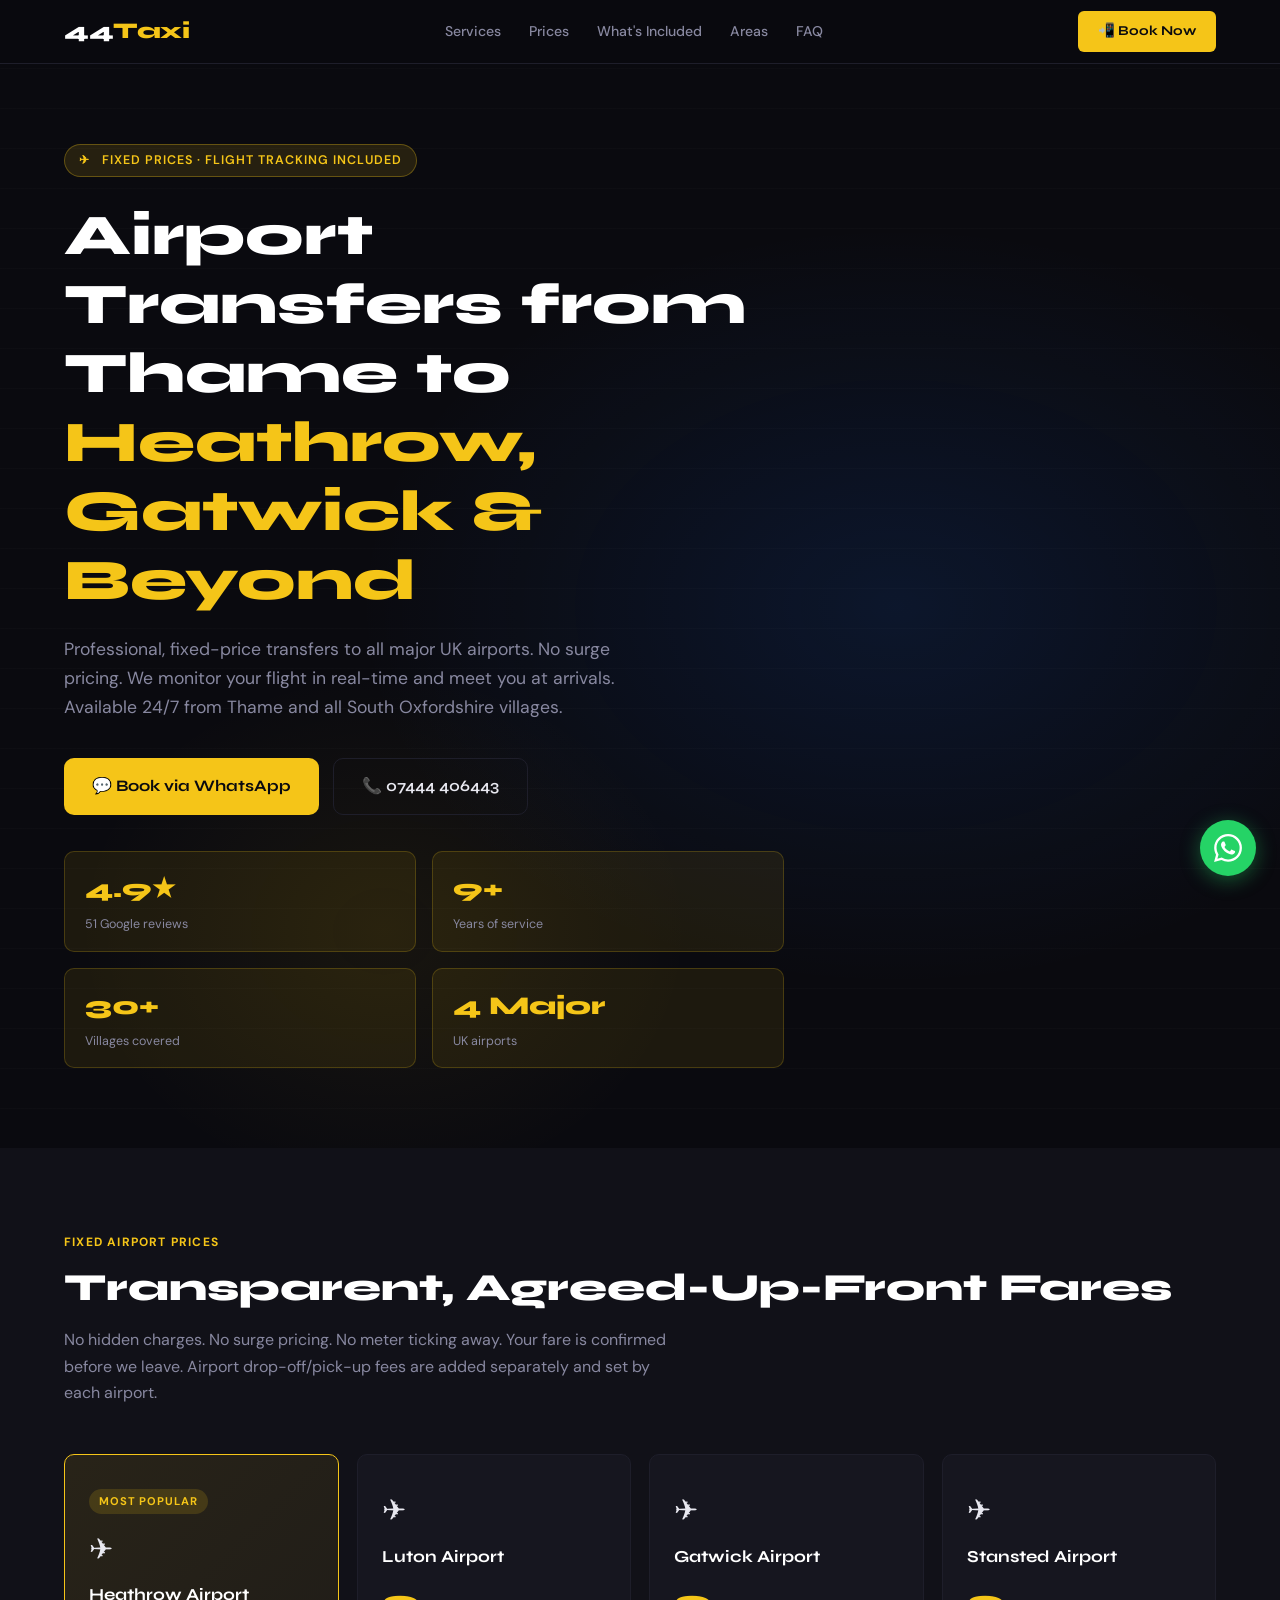
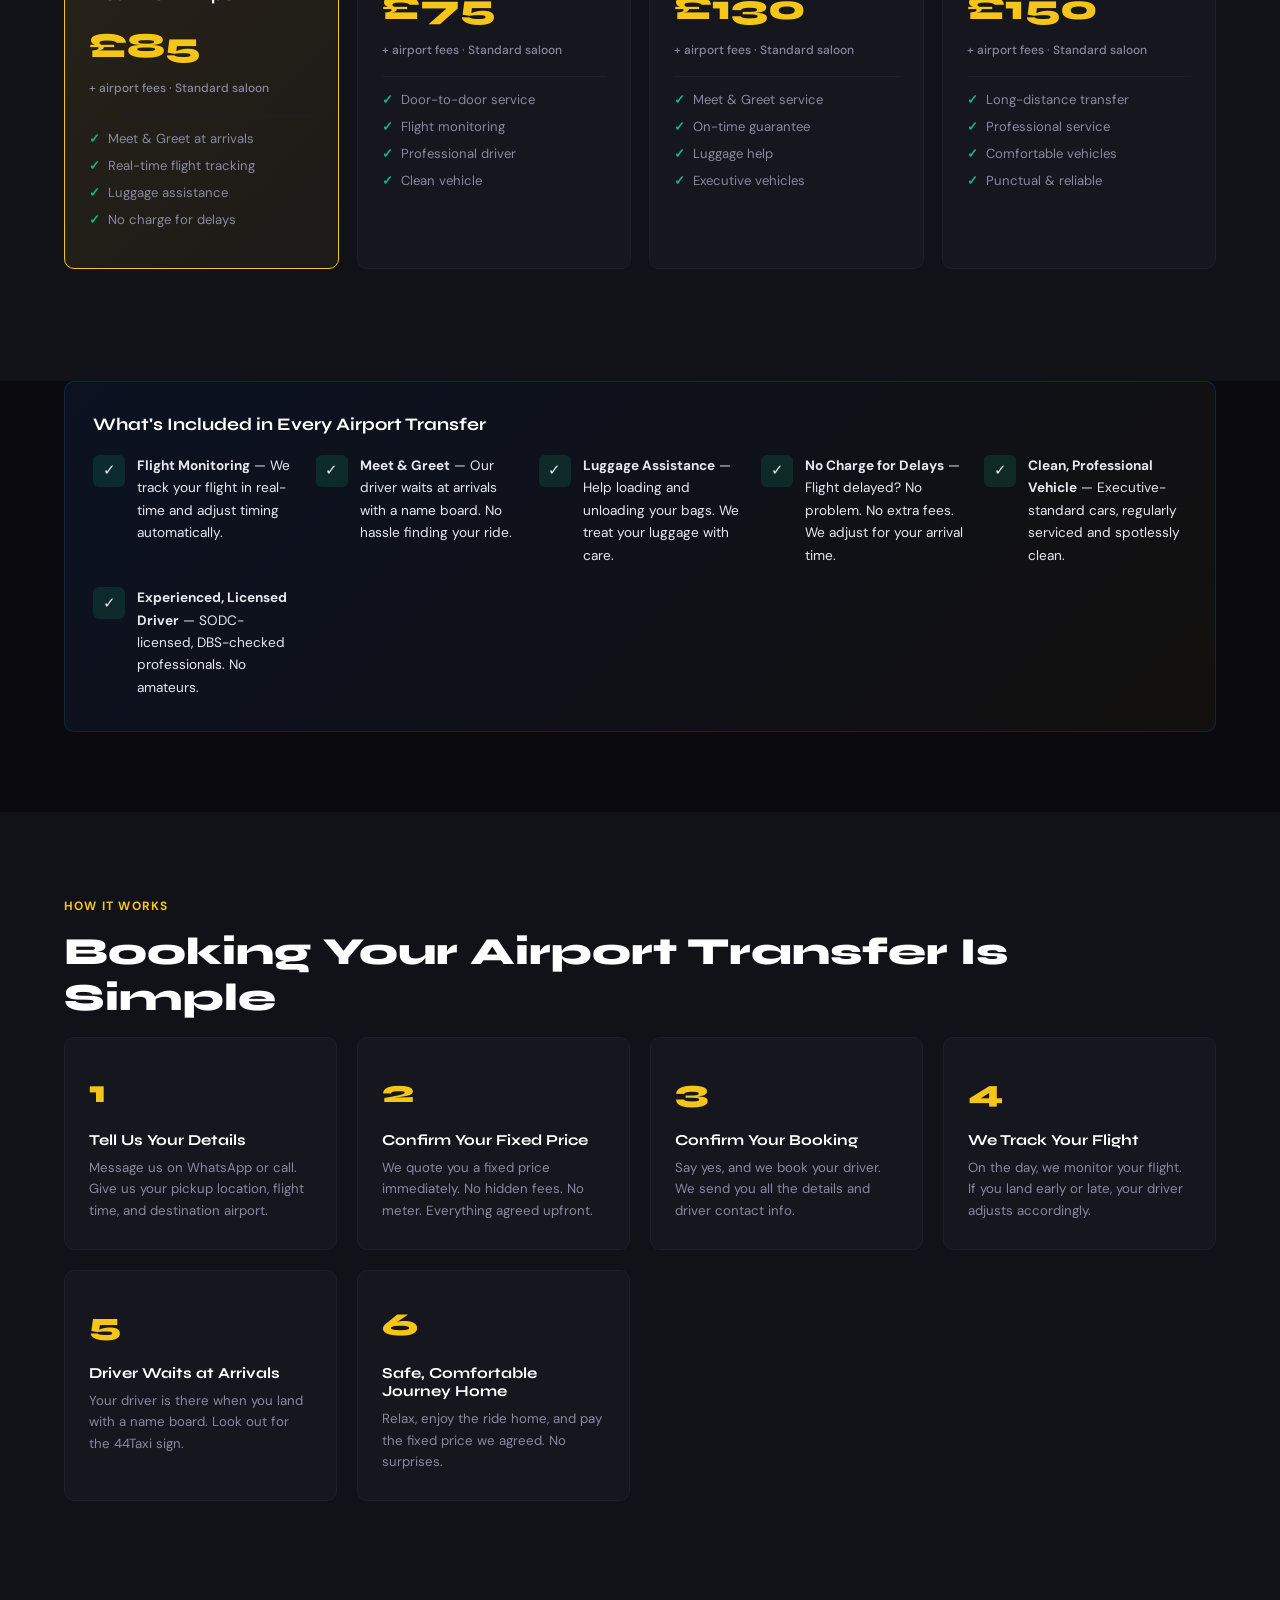
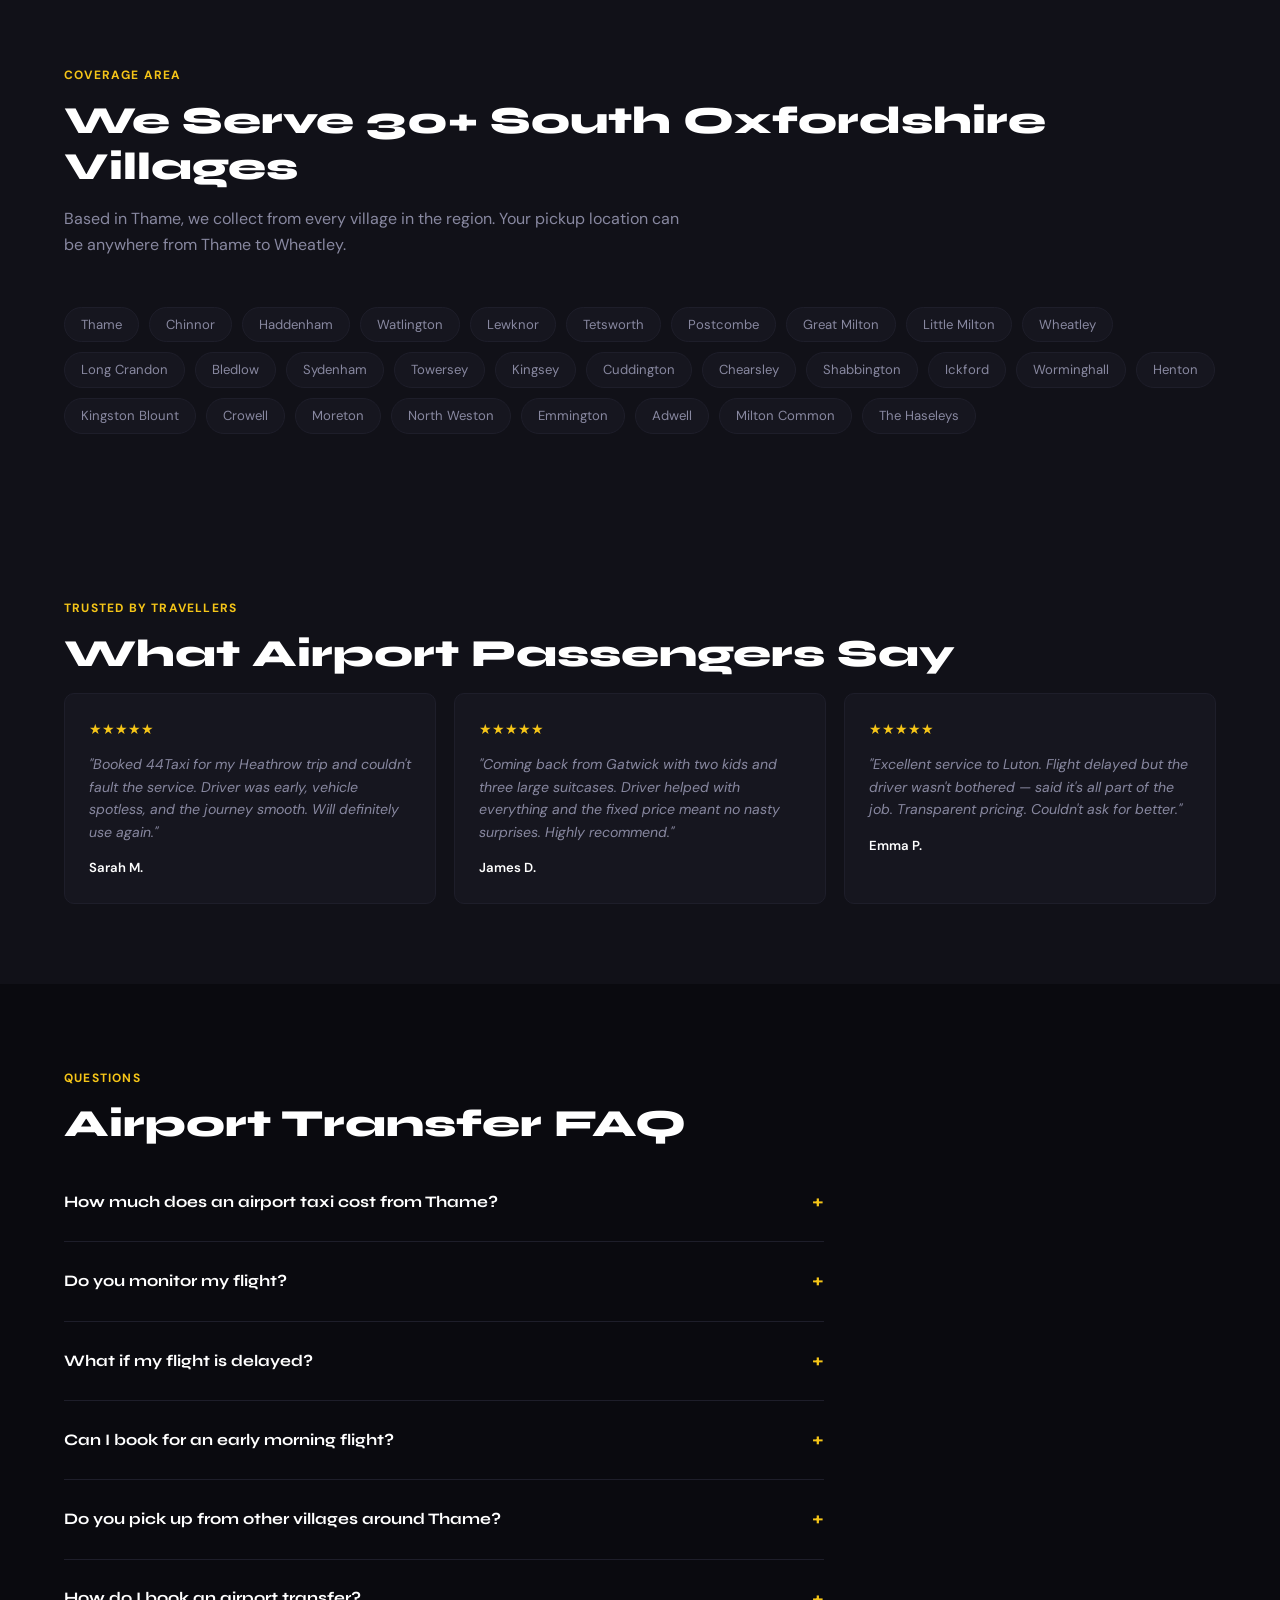
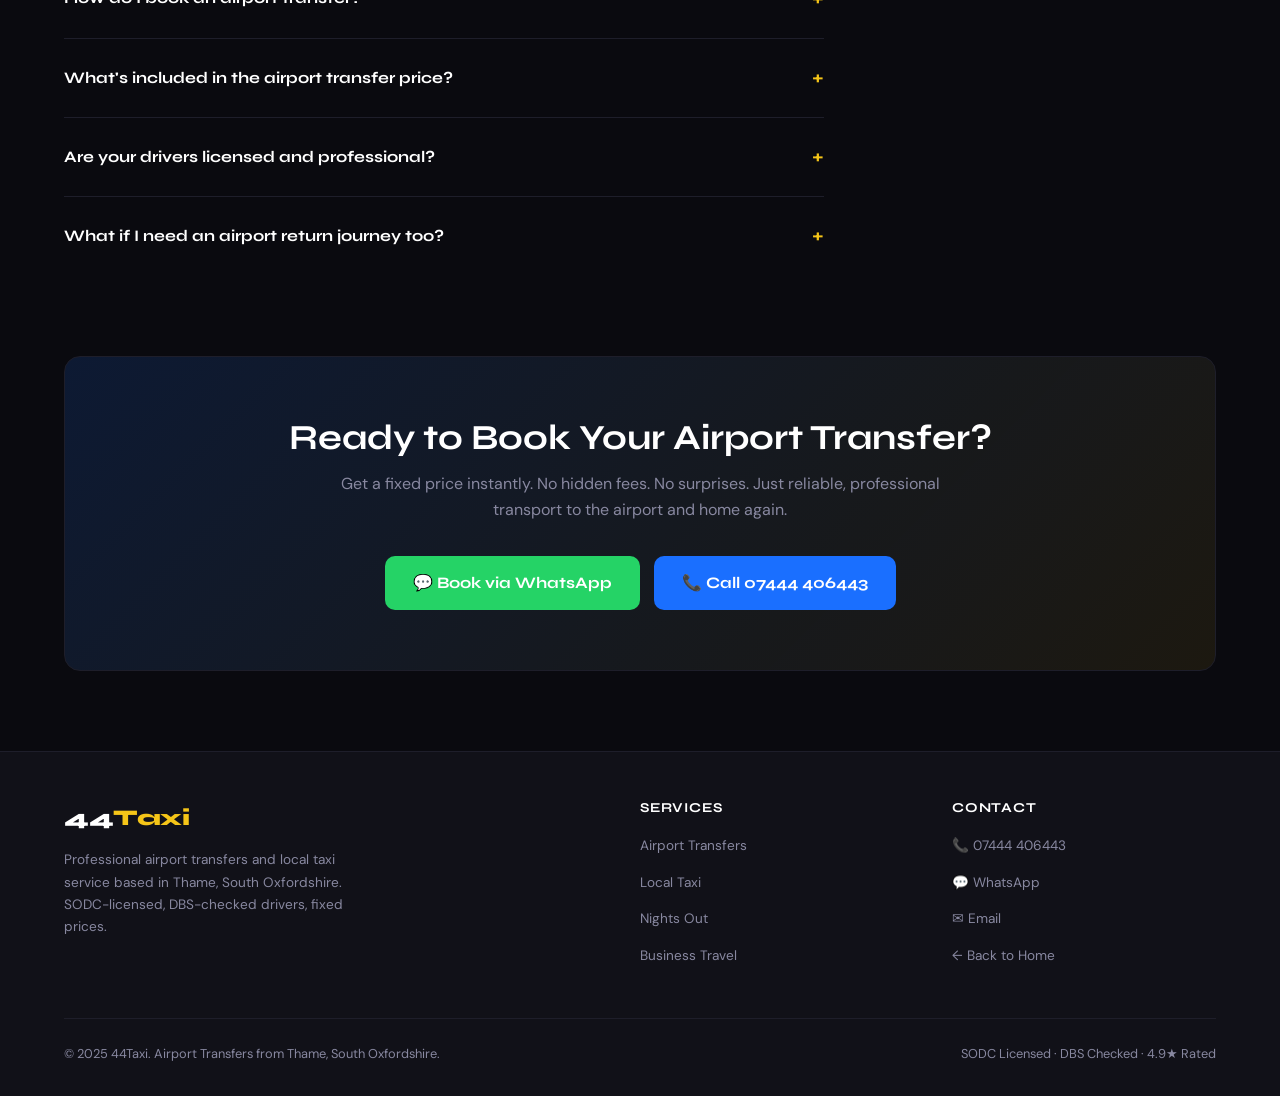
<file: airport-transfers.html>
<!DOCTYPE html>
<html lang="en-GB">
<head>
  <meta charset="UTF-8" />
  <meta name="viewport" content="width=device-width, initial-scale=1.0" />
  <title>Airport Transfers Thame to Heathrow, Gatwick & Luton | 44Taxi Fixed Prices</title>
  <meta name="description" content="Fixed-price airport transfers from Thame & South Oxfordshire to Heathrow (£85), Gatwick (£130), Luton (£75) & Stansted (£150). Flight tracking, luggage help, no surge pricing. Book via WhatsApp." />
  <meta name="keywords" content="airport taxi Thame, Heathrow taxi, airport transfers Oxfordshire, taxi to Gatwick, fixed price airport taxi, Luton airport taxi Thame, Stansted airport transfers" />
  <link rel="canonical" href="https://www.44taxi.com/airport-transfers" />

  <!-- Open Graph -->
  <meta property="og:title" content="Airport Transfers | Thame to Heathrow, Gatwick & Luton | 44Taxi" />
  <meta property="og:description" content="Fixed-price airport transfers from Thame. Heathrow £85, Gatwick £130, Luton £75, Stansted £150. Flight tracking included. Book 24/7 via WhatsApp." />
  <meta property="og:type" content="website" />
  <meta property="og:url" content="https://www.44taxi.com/airport-transfers" />
  <meta property="og:locale" content="en_GB" />

  <!-- Schema: TaxiService + LocalBusiness + BreadcrumbList + FAQPage -->
  <script type="application/ld+json">
  {
    "@context": "https://schema.org",
    "@graph": [
      {
        "@type": "BreadcrumbList",
        "itemListElement": [
          {
            "@type": "ListItem",
            "position": 1,
            "name": "Home",
            "item": "https://www.44taxi.com"
          },
          {
            "@type": "ListItem",
            "position": 2,
            "name": "Airport Transfers",
            "item": "https://www.44taxi.com/airport-transfers"
          }
        ]
      },
      {
        "@type": "TaxiService",
        "@id": "https://www.44taxi.com/airport-transfers#service",
        "name": "44Taxi Airport Transfers",
        "url": "https://www.44taxi.com/airport-transfers",
        "telephone": "+447444406443",
        "email": "info@44taxi.com",
        "description": "Professional fixed-price airport transfer service from Thame and South Oxfordshire to UK airports. Heathrow, Gatwick, Luton, Stansted with flight tracking and luggage assistance.",
        "areaServed": [
          "Thame","Chinnor","Haddenham","Watlington","Lewknor","Tetsworth",
          "Great Milton","Postcombe","Wheatley","Long Crandon","Bledlow",
          "Sydenham","Towersey","Kingsey","Cuddington","Shabbington"
        ],
        "priceRange": "££",
        "currenciesAccepted": "GBP",
        "aggregateRating": {
          "@type": "AggregateRating",
          "ratingValue": "4.9",
          "reviewCount": "51",
          "bestRating": "5"
        },
        "offers": [
          {
            "@type": "Offer",
            "name": "Heathrow Airport Transfer",
            "price": "85",
            "priceCurrency": "GBP",
            "description": "Fixed-price transfer from Thame to London Heathrow Airport. Includes flight monitoring, meet & greet, luggage assistance."
          },
          {
            "@type": "Offer",
            "name": "Gatwick Airport Transfer",
            "price": "130",
            "priceCurrency": "GBP",
            "description": "Professional transfer to London Gatwick Airport with real-time flight tracking and no charge for delays."
          },
          {
            "@type": "Offer",
            "name": "Luton Airport Transfer",
            "price": "75",
            "priceCurrency": "GBP",
            "description": "Reliable door-to-door service from South Oxfordshire villages to Luton Airport."
          },
          {
            "@type": "Offer",
            "name": "Stansted Airport Transfer",
            "price": "150",
            "priceCurrency": "GBP",
            "description": "Long-distance executive transfer to Stansted Airport with premium service and clean vehicles."
          }
        ]
      },
      {
        "@type": "FAQPage",
        "mainEntity": [
          {
            "@type": "Question",
            "name": "How much is an airport taxi from Thame to Heathrow?",
            "acceptedAnswer": {
              "@type": "Answer",
              "text": "Our fixed price from Thame to Heathrow is £85 plus airport pick-up/drop-off fees (set by Heathrow). The fare is confirmed before your journey."
            }
          },
          {
            "@type": "Question",
            "name": "Do you track my flight?",
            "acceptedAnswer": {
              "@type": "Answer",
              "text": "Yes. We monitor your flight in real-time and adjust your driver accordingly. If you land early or late, there's no extra charge."
            }
          },
          {
            "@type": "Question",
            "name": "Can I book an airport taxi for an early morning flight?",
            "acceptedAnswer": {
              "@type": "Answer",
              "text": "Absolutely. We take pre-bookings for early morning airport runs (5am+). We recommend booking the day before to guarantee your driver."
            }
          },
          {
            "@type": "Question",
            "name": "What's included in the airport transfer price?",
            "acceptedAnswer": {
              "@type": "Answer",
              "text": "Our fixed price includes: professional driver, clean vehicle, flight tracking, meet & greet at arrivals, luggage assistance, and no charge for flight delays."
            }
          },
          {
            "@type": "Question",
            "name": "Do you serve villages around Thame?",
            "acceptedAnswer": {
              "@type": "Answer",
              "text": "Yes. We collect from all villages in South Oxfordshire including Chinnor, Lewknor, Watlington, Haddenham, Tetsworth, Great Milton and 20+ more."
            }
          },
          {
            "@type": "Question",
            "name": "What if my flight is delayed?",
            "acceptedAnswer": {
              "@type": "Answer",
              "text": "No problem. Because we monitor your flight, your driver will wait for you at no extra cost. It's all included in the fixed price."
            }
          },
          {
            "@type": "Question",
            "name": "How do I book an airport transfer?",
            "acceptedAnswer": {
              "@type": "Answer",
              "text": "Book via WhatsApp on 07444 406443, call us directly, or fill in the contact form. Provide your pickup location, flight time, and airport, and we'll confirm your fixed price immediately."
            }
          },
          {
            "@type": "Question",
            "name": "Are your drivers professional and licensed?",
            "acceptedAnswer": {
              "@type": "Answer",
              "text": "Yes. All 44Taxi drivers are SODC licensed, DBS checked, and fully vetted. All vehicles are professionally maintained and safety inspected."
            }
          }
        ]
      }
    ]
  }
  </script>

  <link rel="preconnect" href="https://fonts.googleapis.com" />
  <link rel="preconnect" href="https://fonts.gstatic.com" crossorigin />
  <link href="https://fonts.googleapis.com/css2?family=Syne:wght@600;700;800&family=DM+Sans:wght@400;500&display=swap" rel="stylesheet" />

  <style>
    *, *::before, *::after { box-sizing: border-box; margin: 0; padding: 0; }

    :root {
      --black: #0a0a0f;
      --dark: #111118;
      --card: #16161f;
      --border: #1e1e2a;
      --gold: #f5c518;
      --gold-dim: #c9a010;
      --blue: #1a6fff;
      --blue-dim: #1456cc;
      --text: #e8e8f0;
      --muted: #8888a0;
      --white: #ffffff;
      --radius: 10px;
      --success: #10b981;
    }

    html { scroll-behavior: smooth; }

    body {
      font-family: 'DM Sans', sans-serif;
      background: var(--black);
      color: var(--text);
      font-size: 16px;
      line-height: 1.65;
    }

    h1,h2,h3,h4 { font-family: 'Syne', sans-serif; line-height: 1.2; }

    a { color: inherit; text-decoration: none; }

    /* ── NAV ── */
    nav {
      position: sticky; top: 0; z-index: 100;
      background: rgba(10,10,15,0.95);
      backdrop-filter: blur(10px);
      border-bottom: 1px solid var(--border);
      padding: 0 5%;
      display: flex; align-items: center; justify-content: space-between;
      height: 64px;
    }
    .nav-logo {
      font-family: 'Syne', sans-serif;
      font-size: 1.4rem; font-weight: 800;
      color: var(--white);
      letter-spacing: -0.5px;
    }
    .nav-logo span { color: var(--gold); }
    .nav-links {
      display: flex; gap: 28px; list-style: none;
    }
    .nav-links a {
      font-size: 0.88rem; font-weight: 500;
      color: var(--muted);
      transition: color 0.2s;
    }
    .nav-links a:hover { color: var(--white); }
    .nav-cta {
      background: var(--gold);
      color: var(--black);
      font-family: 'Syne', sans-serif;
      font-weight: 700;
      font-size: 0.85rem;
      padding: 9px 20px;
      border-radius: 6px;
      transition: background 0.2s;
    }
    .nav-cta:hover { background: var(--gold-dim); }
    .nav-hamburger { display: none; flex-direction: column; gap: 5px; cursor: pointer; }
    .nav-hamburger span { width: 24px; height: 2px; background: var(--white); border-radius: 2px; }

    /* ── HERO ── */
    .hero {
      min-height: 85vh;
      display: flex; align-items: center;
      padding: 80px 5%;
      background:
        radial-gradient(ellipse 60% 50% at 70% 50%, rgba(26,111,255,0.12) 0%, transparent 70%),
        radial-gradient(ellipse 40% 40% at 30% 80%, rgba(245,197,24,0.06) 0%, transparent 60%),
        var(--black);
      position: relative; overflow: hidden;
    }
    .hero::before {
      content: '';
      position: absolute; inset: 0;
      background: repeating-linear-gradient(
        0deg,
        transparent, transparent 39px,
        rgba(255,255,255,0.015) 39px, rgba(255,255,255,0.015) 40px
      );
      pointer-events: none;
    }
    .hero-inner { max-width: 720px; position: relative; z-index: 1; }
    .hero-badge {
      display: inline-flex; align-items: center; gap: 8px;
      background: rgba(245,197,24,0.12);
      border: 1px solid rgba(245,197,24,0.3);
      color: var(--gold);
      font-size: 0.78rem; font-weight: 600; letter-spacing: 0.08em;
      text-transform: uppercase;
      padding: 5px 14px; border-radius: 100px;
      margin-bottom: 24px;
    }
    .hero-badge::before { content: '✈'; margin-right: 4px; }
    .hero h1 {
      font-size: clamp(2.4rem, 5vw, 3.6rem);
      font-weight: 800;
      color: var(--white);
      margin-bottom: 20px;
    }
    .hero h1 em { font-style: normal; color: var(--gold); }
    .hero p {
      font-size: 1.1rem;
      color: var(--muted);
      margin-bottom: 36px;
      max-width: 580px;
    }
    .hero-btns { display: flex; flex-wrap: wrap; gap: 14px; margin-bottom: 36px; }
    .btn-primary {
      display: inline-flex; align-items: center; gap: 8px;
      background: var(--gold);
      color: var(--black);
      font-family: 'Syne', sans-serif;
      font-weight: 700; font-size: 1rem;
      padding: 14px 28px; border-radius: var(--radius);
      transition: background 0.2s, transform 0.15s;
      cursor: pointer; border: none;
    }
    .btn-primary:hover { background: var(--gold-dim); transform: translateY(-1px); }
    .btn-secondary {
      display: inline-flex; align-items: center; gap: 8px;
      background: transparent;
      border: 1px solid var(--border);
      color: var(--text);
      font-family: 'Syne', sans-serif;
      font-weight: 600; font-size: 1rem;
      padding: 14px 28px; border-radius: var(--radius);
      transition: border-color 0.2s, color 0.2s;
      cursor: pointer;
    }
    .btn-secondary:hover { border-color: var(--muted); color: var(--white); }
    .hero-grid {
      display: grid;
      grid-template-columns: repeat(2, 1fr);
      gap: 16px;
    }
    .hero-stat {
      background: rgba(245,197,24,0.08);
      border: 1px solid rgba(245,197,24,0.2);
      border-radius: var(--radius);
      padding: 16px 20px;
    }
    .hero-stat-num {
      font-family: 'Syne', sans-serif;
      font-size: 1.6rem; font-weight: 800;
      color: var(--gold);
    }
    .hero-stat-label { font-size: 0.78rem; color: var(--muted); margin-top: 4px; }

    /* ── SECTIONS ── */
    section { padding: 80px 5%; }
    .section-label {
      display: inline-block;
      font-size: 0.75rem; font-weight: 700;
      letter-spacing: 0.1em; text-transform: uppercase;
      color: var(--gold);
      margin-bottom: 12px;
    }
    .section-title {
      font-size: clamp(1.8rem, 3vw, 2.4rem);
      font-weight: 800;
      color: var(--white);
      margin-bottom: 16px;
    }
    .section-sub {
      color: var(--muted);
      max-width: 620px;
      margin-bottom: 48px;
    }

    /* ── PRICING CARDS ── */
    .prices { background: var(--dark); }
    .prices-grid {
      display: grid;
      grid-template-columns: repeat(auto-fit, minmax(240px, 1fr));
      gap: 18px;
      margin-bottom: 32px;
    }
    .price-card {
      background: var(--card);
      border: 1px solid var(--border);
      border-radius: var(--radius);
      padding: 32px 24px;
      transition: all 0.2s;
      position: relative;
    }
    .price-card.featured {
      border-color: var(--gold);
      background: linear-gradient(135deg, rgba(245,197,24,0.1) 0%, rgba(245,197,24,0.05) 100%);
    }
    .price-card:hover { 
      border-color: var(--gold); 
      transform: translateY(-4px);
      box-shadow: 0 12px 40px rgba(245,197,24,0.1);
    }
    .price-badge {
      display: inline-block;
      background: rgba(245,197,24,0.15);
      color: var(--gold);
      font-size: 0.7rem; font-weight: 700;
      text-transform: uppercase;
      letter-spacing: 0.08em;
      padding: 3px 10px;
      border-radius: 100px;
      margin-bottom: 12px;
    }
    .airport-emoji { font-size: 1.8rem; margin-bottom: 8px; }
    .airport-name {
      font-family: 'Syne', sans-serif;
      font-size: 1.05rem; font-weight: 700;
      color: var(--white); margin-bottom: 8px;
    }
    .price-amount {
      font-family: 'Syne', sans-serif;
      font-size: 2.2rem; font-weight: 800;
      color: var(--gold); margin-bottom: 4px;
    }
    .price-note { 
      font-size: 0.75rem; 
      color: var(--muted); 
      margin-bottom: 16px;
      font-weight: 500;
    }
    .price-features {
      font-size: 0.82rem; 
      color: var(--muted); 
      line-height: 1.6;
      border-top: 1px solid var(--border);
      padding-top: 12px;
    }
    .price-features li {
      margin-bottom: 6px;
      display: flex;
      align-items: flex-start;
      gap: 8px;
    }
    .price-features li::before {
      content: '✓';
      color: var(--success);
      font-weight: 700;
      flex-shrink: 0;
    }

    /* ── INCLUDED ── */
    .included {
      background: linear-gradient(135deg, rgba(26,111,255,0.08) 0%, rgba(245,197,24,0.04) 100%);
      border: 1px solid rgba(26,111,255,0.2);
      border-radius: var(--radius);
      padding: 32px 28px;
      margin: 0 5% 80px;
    }
    .included h3 {
      font-size: 1.1rem; font-weight: 700;
      color: var(--white); margin-bottom: 20px;
    }
    .included-grid {
      display: grid;
      grid-template-columns: repeat(auto-fit, minmax(200px, 1fr));
      gap: 20px;
    }
    .included-item {
      display: flex; gap: 12px; align-items: flex-start;
    }
    .included-icon {
      width: 32px; height: 32px;
      background: rgba(16,185,129,0.15);
      border-radius: 6px;
      display: flex; align-items: center; justify-content: center;
      font-size: 0.95rem;
      flex-shrink: 0;
    }
    .included-item p {
      font-size: 0.85rem; color: var(--text);
    }

    /* ── PROCESS ── */
    .process-grid {
      display: grid;
      grid-template-columns: repeat(auto-fit, minmax(240px, 1fr));
      gap: 20px;
    }
    .process-step {
      background: var(--card);
      border: 1px solid var(--border);
      border-radius: var(--radius);
      padding: 28px 24px;
      counter-increment: step-counter;
    }
    .process-step::before {
      content: counter(step-counter);
      display: block;
      font-family: 'Syne', sans-serif;
      font-size: 2rem; font-weight: 800;
      color: var(--gold);
      margin-bottom: 12px;
    }
    .process-step h4 {
      font-size: 0.95rem; font-weight: 700;
      color: var(--white); margin-bottom: 8px;
    }
    .process-step p { font-size: 0.83rem; color: var(--muted); line-height: 1.6; }
    .process-grid { counter-reset: step-counter; }

    /* ── VILLAGES ── */
    .villages { background: var(--dark); }
    .villages-grid {
      display: flex; flex-wrap: wrap; gap: 10px;
    }
    .village-tag {
      background: var(--card);
      border: 1px solid var(--border);
      border-radius: 100px;
      padding: 6px 16px;
      font-size: 0.82rem; color: var(--muted);
      transition: all 0.2s;
    }
    .village-tag:hover { 
      color: var(--white); 
      border-color: var(--gold);
      background: rgba(245,197,24,0.08);
    }

    /* ── FAQ ── */
    .faq-list { max-width: 760px; }
    .faq-item {
      border-bottom: 1px solid var(--border);
      padding: 22px 0;
    }
    .faq-item:last-child { border-bottom: none; }
    .faq-q {
      font-family: 'Syne', sans-serif;
      font-size: 1rem; font-weight: 700;
      color: var(--white); cursor: pointer;
      display: flex; justify-content: space-between; align-items: center;
      user-select: none;
    }
    .faq-q::after { 
      content: '+'; 
      color: var(--gold); 
      font-size: 1.3rem;
      transition: transform 0.2s;
    }
    .faq-q.open::after { 
      content: '−';
      transform: rotate(180deg);
    }
    .faq-a {
      font-size: 0.88rem; color: var(--muted);
      line-height: 1.7; margin-top: 14px;
      display: none;
    }
    .faq-a.open { display: block; }

    /* ── CTA BANNER ── */
    .cta-banner {
      background: linear-gradient(135deg, rgba(26,111,255,0.15) 0%, rgba(245,197,24,0.08) 100%);
      border: 1px solid var(--border);
      border-radius: 16px;
      margin: 0 5% 80px;
      padding: 60px 5%;
      text-align: center;
    }
    .cta-banner h2 {
      font-size: clamp(1.6rem, 3vw, 2.2rem);
      color: var(--white); margin-bottom: 12px;
    }
    .cta-banner p { color: var(--muted); margin-bottom: 32px; max-width: 600px; margin-left: auto; margin-right: auto; }
    .cta-btns { display: flex; flex-wrap: wrap; gap: 14px; justify-content: center; }
    .btn-whatsapp {
      display: inline-flex; align-items: center; gap: 9px;
      background: #25d366;
      color: #fff;
      font-family: 'Syne', sans-serif;
      font-weight: 700; font-size: 1rem;
      padding: 14px 28px; border-radius: var(--radius);
      transition: background 0.2s;
      border: none; cursor: pointer;
    }
    .btn-whatsapp:hover { background: #1ebe59; }
    .btn-call {
      display: inline-flex; align-items: center; gap: 9px;
      background: var(--blue);
      color: #fff;
      font-family: 'Syne', sans-serif;
      font-weight: 700; font-size: 1rem;
      padding: 14px 28px; border-radius: var(--radius);
      transition: background 0.2s;
      border: none; cursor: pointer;
    }
    .btn-call:hover { background: var(--blue-dim); }

    /* ── TESTIMONIALS ── */
    .testimonials { background: var(--dark); }
    .testimonials-grid {
      display: grid;
      grid-template-columns: repeat(auto-fit, minmax(280px, 1fr));
      gap: 18px;
    }
    .testimonial-card {
      background: var(--card);
      border: 1px solid var(--border);
      border-radius: var(--radius);
      padding: 24px;
    }
    .stars { color: var(--gold); font-size: 0.9rem; margin-bottom: 12px; }
    .testimonial-text { 
      font-size: 0.88rem; 
      color: var(--muted); 
      line-height: 1.6; 
      margin-bottom: 14px;
      font-style: italic;
    }
    .testimonial-author { 
      font-size: 0.82rem; 
      font-weight: 600; 
      color: var(--white);
    }

    /* ── FOOTER ── */
    footer {
      background: var(--dark);
      border-top: 1px solid var(--border);
      padding: 48px 5% 32px;
    }
    .footer-grid {
      display: grid;
      grid-template-columns: 2fr 1fr 1fr;
      gap: 48px;
      margin-bottom: 40px;
    }
    .footer-brand p { font-size: 0.85rem; color: var(--muted); margin: 12px 0 20px; max-width: 280px; }
    .footer-col h4 {
      font-family: 'Syne', sans-serif;
      font-size: 0.85rem; font-weight: 700;
      color: var(--white); margin-bottom: 16px;
      text-transform: uppercase; letter-spacing: 0.06em;
    }
    .footer-col ul { list-style: none; }
    .footer-col ul li { margin-bottom: 10px; }
    .footer-col ul a { font-size: 0.85rem; color: var(--muted); transition: color 0.2s; }
    .footer-col ul a:hover { color: var(--white); }
    .footer-bottom {
      border-top: 1px solid var(--border);
      padding-top: 24px;
      display: flex; justify-content: space-between; align-items: center;
      font-size: 0.8rem; color: var(--muted);
      flex-wrap: wrap; gap: 8px;
    }

    /* ── FLOAT WHATSAPP ── */
    .float-wa {
      position: fixed; bottom: 24px; right: 24px; z-index: 999;
      background: #25d366;
      width: 56px; height: 56px;
      border-radius: 50%;
      display: flex; align-items: center; justify-content: center;
      box-shadow: 0 4px 20px rgba(37,211,102,0.4);
      transition: transform 0.2s;
    }
    .float-wa:hover { transform: scale(1.1); }
    .float-wa svg { width: 28px; height: 28px; fill: #fff; }

    /* ── MOBILE ── */
    @media (max-width: 768px) {
      .nav-links { display: none; }
      .nav-hamburger { display: flex; }
      .nav-links.open {
        display: flex; flex-direction: column;
        position: absolute; top: 64px; left: 0; right: 0;
        background: var(--dark);
        border-bottom: 1px solid var(--border);
        padding: 20px 5%;
        gap: 18px;
      }
      .hero { padding: 60px 5%; min-height: auto; }
      .hero-grid { grid-template-columns: 1fr; }
      .footer-grid { grid-template-columns: 1fr; gap: 32px; }
      .footer-bottom { flex-direction: column; text-align: center; }
      section { padding: 60px 5%; }
    }
  </style>
</head>
<body>

<!-- NAV -->
<nav>
  <a href="/" class="nav-logo">44<span>Taxi</span></a>
  <ul class="nav-links" id="navLinks">
    <li><a href="/#services">Services</a></li>
    <li><a href="#prices">Prices</a></li>
    <li><a href="#included">What's Included</a></li>
    <li><a href="#villages">Areas</a></li>
    <li><a href="#faq">FAQ</a></li>
  </ul>
  <a href="https://wa.me/447444406443?text=Hi%2C%20I%27d%20like%20to%20book%20an%20airport%20transfer" class="nav-cta" target="_blank" rel="noopener">📲 Book Now</a>
  <div class="nav-hamburger" id="hamburger" aria-label="Menu" role="button" tabindex="0">
    <span></span><span></span><span></span>
  </div>
</nav>

<!-- HERO -->
<section class="hero">
  <div class="hero-inner">
    <div class="hero-badge">Fixed Prices · Flight Tracking Included</div>
    <h1>Airport Transfers from Thame to <em>Heathrow, Gatwick & Beyond</em></h1>
    <p>Professional, fixed-price transfers to all major UK airports. No surge pricing. We monitor your flight in real-time and meet you at arrivals. Available 24/7 from Thame and all South Oxfordshire villages.</p>
    <div class="hero-btns">
      <a href="https://wa.me/447444406443?text=Hi%2C%20I%27d%20like%20to%20book%20an%20airport%20transfer.%20My%20flight%20is..." class="btn-primary" target="_blank" rel="noopener">
        💬 Book via WhatsApp
      </a>
      <a href="tel:+447444406443" class="btn-secondary">📞 07444 406443</a>
    </div>
    <div class="hero-grid">
      <div class="hero-stat">
        <div class="hero-stat-num">4.9★</div>
        <div class="hero-stat-label">51 Google reviews</div>
      </div>
      <div class="hero-stat">
        <div class="hero-stat-num">9+</div>
        <div class="hero-stat-label">Years of service</div>
      </div>
      <div class="hero-stat">
        <div class="hero-stat-num">30+</div>
        <div class="hero-stat-label">Villages covered</div>
      </div>
      <div class="hero-stat">
        <div class="hero-stat-num">4 Major</div>
        <div class="hero-stat-label">UK airports</div>
      </div>
    </div>
  </div>
</section>

<!-- PRICING -->
<section class="prices" id="prices">
  <div class="section-label">Fixed Airport Prices</div>
  <h2 class="section-title">Transparent, Agreed-Up-Front Fares</h2>
  <p class="section-sub">No hidden charges. No surge pricing. No meter ticking away. Your fare is confirmed before we leave. Airport drop-off/pick-up fees are added separately and set by each airport.</p>
  <div class="prices-grid">
    <div class="price-card featured">
      <div class="price-badge">Most Popular</div>
      <div class="airport-emoji">✈</div>
      <div class="airport-name">Heathrow Airport</div>
      <div class="price-amount">£85</div>
      <div class="price-note">+ airport fees · Standard saloon</div>
      <ul class="price-features">
        <li>Meet & Greet at arrivals</li>
        <li>Real-time flight tracking</li>
        <li>Luggage assistance</li>
        <li>No charge for delays</li>
      </ul>
    </div>
    <div class="price-card">
      <div class="airport-emoji">✈</div>
      <div class="airport-name">Luton Airport</div>
      <div class="price-amount">£75</div>
      <div class="price-note">+ airport fees · Standard saloon</div>
      <ul class="price-features">
        <li>Door-to-door service</li>
        <li>Flight monitoring</li>
        <li>Professional driver</li>
        <li>Clean vehicle</li>
      </ul>
    </div>
    <div class="price-card">
      <div class="airport-emoji">✈</div>
      <div class="airport-name">Gatwick Airport</div>
      <div class="price-amount">£130</div>
      <div class="price-note">+ airport fees · Standard saloon</div>
      <ul class="price-features">
        <li>Meet & Greet service</li>
        <li>On-time guarantee</li>
        <li>Luggage help</li>
        <li>Executive vehicles</li>
      </ul>
    </div>
    <div class="price-card">
      <div class="airport-emoji">✈</div>
      <div class="airport-name">Stansted Airport</div>
      <div class="price-amount">£150</div>
      <div class="price-note">+ airport fees · Standard saloon</div>
      <ul class="price-features">
        <li>Long-distance transfer</li>
        <li>Professional service</li>
        <li>Comfortable vehicles</li>
        <li>Punctual & reliable</li>
      </ul>
    </div>
  </div>
</section>

<!-- WHAT'S INCLUDED -->
<div class="included" id="included">
  <h3>What's Included in Every Airport Transfer</h3>
  <div class="included-grid">
    <div class="included-item">
      <div class="included-icon">✓</div>
      <p><strong>Flight Monitoring</strong> — We track your flight in real-time and adjust timing automatically.</p>
    </div>
    <div class="included-item">
      <div class="included-icon">✓</div>
      <p><strong>Meet &amp; Greet</strong> — Our driver waits at arrivals with a name board. No hassle finding your ride.</p>
    </div>
    <div class="included-item">
      <div class="included-icon">✓</div>
      <p><strong>Luggage Assistance</strong> — Help loading and unloading your bags. We treat your luggage with care.</p>
    </div>
    <div class="included-item">
      <div class="included-icon">✓</div>
      <p><strong>No Charge for Delays</strong> — Flight delayed? No problem. No extra fees. We adjust for your arrival time.</p>
    </div>
    <div class="included-item">
      <div class="included-icon">✓</div>
      <p><strong>Clean, Professional Vehicle</strong> — Executive-standard cars, regularly serviced and spotlessly clean.</p>
    </div>
    <div class="included-item">
      <div class="included-icon">✓</div>
      <p><strong>Experienced, Licensed Driver</strong> — SODC-licensed, DBS-checked professionals. No amateurs.</p>
    </div>
  </div>
</div>

<!-- HOW IT WORKS -->
<section style="background: var(--dark);">
  <div class="section-label">How It Works</div>
  <h2 class="section-title">Booking Your Airport Transfer Is Simple</h2>
  <div class="process-grid">
    <div class="process-step">
      <h4>Tell Us Your Details</h4>
      <p>Message us on WhatsApp or call. Give us your pickup location, flight time, and destination airport.</p>
    </div>
    <div class="process-step">
      <h4>Confirm Your Fixed Price</h4>
      <p>We quote you a fixed price immediately. No hidden fees. No meter. Everything agreed upfront.</p>
    </div>
    <div class="process-step">
      <h4>Confirm Your Booking</h4>
      <p>Say yes, and we book your driver. We send you all the details and driver contact info.</p>
    </div>
    <div class="process-step">
      <h4>We Track Your Flight</h4>
      <p>On the day, we monitor your flight. If you land early or late, your driver adjusts accordingly.</p>
    </div>
    <div class="process-step">
      <h4>Driver Waits at Arrivals</h4>
      <p>Your driver is there when you land with a name board. Look out for the 44Taxi sign.</p>
    </div>
    <div class="process-step">
      <h4>Safe, Comfortable Journey Home</h4>
      <p>Relax, enjoy the ride home, and pay the fixed price we agreed. No surprises.</p>
    </div>
  </div>
</section>

<!-- VILLAGES -->
<section class="villages" id="villages">
  <div class="section-label">Coverage Area</div>
  <h2 class="section-title">We Serve 30+ South Oxfordshire Villages</h2>
  <p class="section-sub">Based in Thame, we collect from every village in the region. Your pickup location can be anywhere from Thame to Wheatley.</p>
  <div class="villages-grid">
    <span class="village-tag">Thame</span>
    <span class="village-tag">Chinnor</span>
    <span class="village-tag">Haddenham</span>
    <span class="village-tag">Watlington</span>
    <span class="village-tag">Lewknor</span>
    <span class="village-tag">Tetsworth</span>
    <span class="village-tag">Postcombe</span>
    <span class="village-tag">Great Milton</span>
    <span class="village-tag">Little Milton</span>
    <span class="village-tag">Wheatley</span>
    <span class="village-tag">Long Crandon</span>
    <span class="village-tag">Bledlow</span>
    <span class="village-tag">Sydenham</span>
    <span class="village-tag">Towersey</span>
    <span class="village-tag">Kingsey</span>
    <span class="village-tag">Cuddington</span>
    <span class="village-tag">Chearsley</span>
    <span class="village-tag">Shabbington</span>
    <span class="village-tag">Ickford</span>
    <span class="village-tag">Worminghall</span>
    <span class="village-tag">Henton</span>
    <span class="village-tag">Kingston Blount</span>
    <span class="village-tag">Crowell</span>
    <span class="village-tag">Moreton</span>
    <span class="village-tag">North Weston</span>
    <span class="village-tag">Emmington</span>
    <span class="village-tag">Adwell</span>
    <span class="village-tag">Milton Common</span>
    <span class="village-tag">The Haseleys</span>
  </div>
</section>

<!-- TESTIMONIALS -->
<section class="testimonials">
  <div class="section-label">Trusted by Travellers</div>
  <h2 class="section-title">What Airport Passengers Say</h2>
  <div class="testimonials-grid">
    <div class="testimonial-card">
      <div class="stars">★★★★★</div>
      <div class="testimonial-text">"Booked 44Taxi for my Heathrow trip and couldn't fault the service. Driver was early, vehicle spotless, and the journey smooth. Will definitely use again."</div>
      <div class="testimonial-author">Sarah M.</div>
    </div>
    <div class="testimonial-card">
      <div class="stars">★★★★★</div>
      <div class="testimonial-text">"Coming back from Gatwick with two kids and three large suitcases. Driver helped with everything and the fixed price meant no nasty surprises. Highly recommend."</div>
      <div class="testimonial-author">James D.</div>
    </div>
    <div class="testimonial-card">
      <div class="stars">★★★★★</div>
      <div class="testimonial-text">"Excellent service to Luton. Flight delayed but the driver wasn't bothered — said it's all part of the job. Transparent pricing. Couldn't ask for better."</div>
      <div class="testimonial-author">Emma P.</div>
    </div>
  </div>
</section>

<!-- FAQ -->
<section id="faq">
  <div class="section-label">Questions</div>
  <h2 class="section-title">Airport Transfer FAQ</h2>
  <div class="faq-list">
    <div class="faq-item">
      <div class="faq-q" tabindex="0">How much does an airport taxi cost from Thame?</div>
      <div class="faq-a">Prices depend on which airport. Heathrow is £85, Luton £75, Gatwick £130, Stansted £150 — all plus airport fees. These are fixed prices agreed before your journey.</div>
    </div>
    <div class="faq-item">
      <div class="faq-q" tabindex="0">Do you monitor my flight?</div>
      <div class="faq-a">Yes. We track your flight in real-time and adjust your driver's arrival time accordingly. If you land early or late, there's no extra charge.</div>
    </div>
    <div class="faq-item">
      <div class="faq-q" tabindex="0">What if my flight is delayed?</div>
      <div class="faq-a">No problem. We monitor delays and your driver will adjust. You won't be charged extra — it's all included in the fixed price.</div>
    </div>
    <div class="faq-item">
      <div class="faq-q" tabindex="0">Can I book for an early morning flight?</div>
      <div class="faq-a">Absolutely. We take pre-bookings for early morning airport runs (4am, 5am, etc.). We recommend booking the day before to confirm your driver.</div>
    </div>
    <div class="faq-item">
      <div class="faq-q" tabindex="0">Do you pick up from other villages around Thame?</div>
      <div class="faq-a">Yes. We cover 30+ villages across South Oxfordshire including Chinnor, Lewknor, Watlington, Haddenham, Tetsworth, Great Milton, Wheatley and many others.</div>
    </div>
    <div class="faq-item">
      <div class="faq-q" tabindex="0">How do I book an airport transfer?</div>
      <div class="faq-a">Message us on WhatsApp (07444 406443), call us, or use the contact form. Give us your pickup location, flight time, and destination airport, and we'll quote you a fixed price immediately.</div>
    </div>
    <div class="faq-item">
      <div class="faq-q" tabindex="0">What's included in the airport transfer price?</div>
      <div class="faq-a">Flight tracking, meet &amp; greet at arrivals, luggage assistance, clean vehicle, professional driver, and no charge for delays. Everything is included.</div>
    </div>
    <div class="faq-item">
      <div class="faq-q" tabindex="0">Are your drivers licensed and professional?</div>
      <div class="faq-a">Yes. All 44Taxi drivers are SODC-licensed and DBS-checked. Our vehicles are regularly serviced and professionally maintained.</div>
    </div>
    <div class="faq-item">
      <div class="faq-q" tabindex="0">What if I need an airport return journey too?</div>
      <div class="faq-a">We can book both directions. Just let us know your return flight time and we'll arrange a driver to pick you up from the airport.</div>
    </div>
  </div>
</section>

<!-- CTA BANNER -->
<div class="cta-banner">
  <h2>Ready to Book Your Airport Transfer?</h2>
  <p>Get a fixed price instantly. No hidden fees. No surprises. Just reliable, professional transport to the airport and home again.</p>
  <div class="cta-btns">
    <a href="https://wa.me/447444406443?text=Hi%2C%20I%27d%20like%20to%20book%20an%20airport%20transfer.%20My%20flight%20is%20on%20%5Bdate%5D%20to%20%5Bairport%5D" class="btn-whatsapp" target="_blank" rel="noopener">
      💬 Book via WhatsApp
    </a>
    <a href="tel:+447444406443" class="btn-call">📞 Call 07444 406443</a>
  </div>
</div>

<!-- FOOTER -->
<footer>
  <div class="footer-grid">
    <div class="footer-brand">
      <div class="nav-logo" style="margin-bottom: 8px;">44<span style="color:var(--gold)">Taxi</span></div>
      <p>Professional airport transfers and local taxi service based in Thame, South Oxfordshire. SODC-licensed, DBS-checked drivers, fixed prices.</p>
    </div>
    <div class="footer-col">
      <h4>Services</h4>
      <ul>
        <li><a href="#prices">Airport Transfers</a></li>
        <li><a href="/#services">Local Taxi</a></li>
        <li><a href="/#services">Nights Out</a></li>
        <li><a href="/#services">Business Travel</a></li>
      </ul>
    </div>
    <div class="footer-col">
      <h4>Contact</h4>
      <ul>
        <li><a href="tel:+447444406443">📞 07444 406443</a></li>
        <li><a href="https://wa.me/447444406443" target="_blank" rel="noopener">💬 WhatsApp</a></li>
        <li><a href="mailto:info@44taxi.com">✉ Email</a></li>
        <li><a href="/" style="font-size:0.85rem;">← Back to Home</a></li>
      </ul>
    </div>
  </div>
  <div class="footer-bottom">
    <span>© 2025 44Taxi. Airport Transfers from Thame, South Oxfordshire.</span>
    <span>SODC Licensed · DBS Checked · 4.9★ Rated</span>
  </div>
</footer>

<!-- FLOATING WHATSAPP -->
<a href="https://wa.me/447444406443?text=Hi%2044Taxi%2C%20I%27d%20like%20to%20book%20an%20airport%20transfer" class="float-wa" target="_blank" rel="noopener" aria-label="Chat on WhatsApp">
  <svg viewBox="0 0 24 24"><path d="M17.472 14.382c-.297-.149-1.758-.867-2.03-.967-.273-.099-.471-.148-.67.15-.197.297-.767.966-.94 1.164-.173.199-.347.223-.644.075-.297-.15-1.255-.463-2.39-1.475-.883-.788-1.48-1.761-1.653-2.059-.173-.297-.018-.458.13-.606.134-.133.298-.347.446-.52.149-.174.198-.298.298-.497.099-.198.05-.371-.025-.52-.075-.149-.669-1.612-.916-2.207-.242-.579-.487-.5-.669-.51-.173-.008-.371-.01-.57-.01-.198 0-.52.074-.792.372-.272.297-1.04 1.016-1.04 2.479 0 1.462 1.065 2.875 1.213 3.074.149.198 2.096 3.2 5.077 4.487.709.306 1.262.489 1.694.625.712.227 1.36.195 1.871.118.571-.085 1.758-.719 2.006-1.413.248-.694.248-1.289.173-1.413-.074-.124-.272-.198-.57-.347m-5.421 7.403h-.004a9.87 9.87 0 01-5.031-1.378l-.361-.214-3.741.982.998-3.648-.235-.374a9.86 9.86 0 01-1.51-5.26c.001-5.45 4.436-9.884 9.888-9.884 2.64 0 5.122 1.03 6.988 2.898a9.825 9.825 0 012.893 6.994c-.003 5.45-4.437 9.884-9.885 9.884m8.413-18.297A11.815 11.815 0 0012.05 0C5.495 0 .16 5.335.157 11.892c0 2.096.547 4.142 1.588 5.945L.057 24l6.305-1.654a11.882 11.882 0 005.683 1.448h.005c6.554 0 11.89-5.335 11.893-11.893a11.821 11.821 0 00-3.48-8.413z"/></svg>
</a>

<script>
  // Mobile nav
  const hamburger = document.getElementById('hamburger');
  const navLinks = document.getElementById('navLinks');
  hamburger?.addEventListener('click', () => navLinks.classList.toggle('open'));

  // FAQ accordion
  document.querySelectorAll('.faq-q').forEach(q => {
    q.addEventListener('click', () => {
      const a = q.nextElementSibling;
      const isOpen = q.classList.contains('open');
      document.querySelectorAll('.faq-q').forEach(oq => {
        oq.classList.remove('open');
        oq.nextElementSibling.classList.remove('open');
      });
      if (!isOpen) { q.classList.add('open'); a.classList.add('open'); }
    });
    q.addEventListener('keydown', e => { if (e.key === 'Enter' || e.key === ' ') { e.preventDefault(); q.click(); } });
  });
</script>
</body>
</html>
</file>
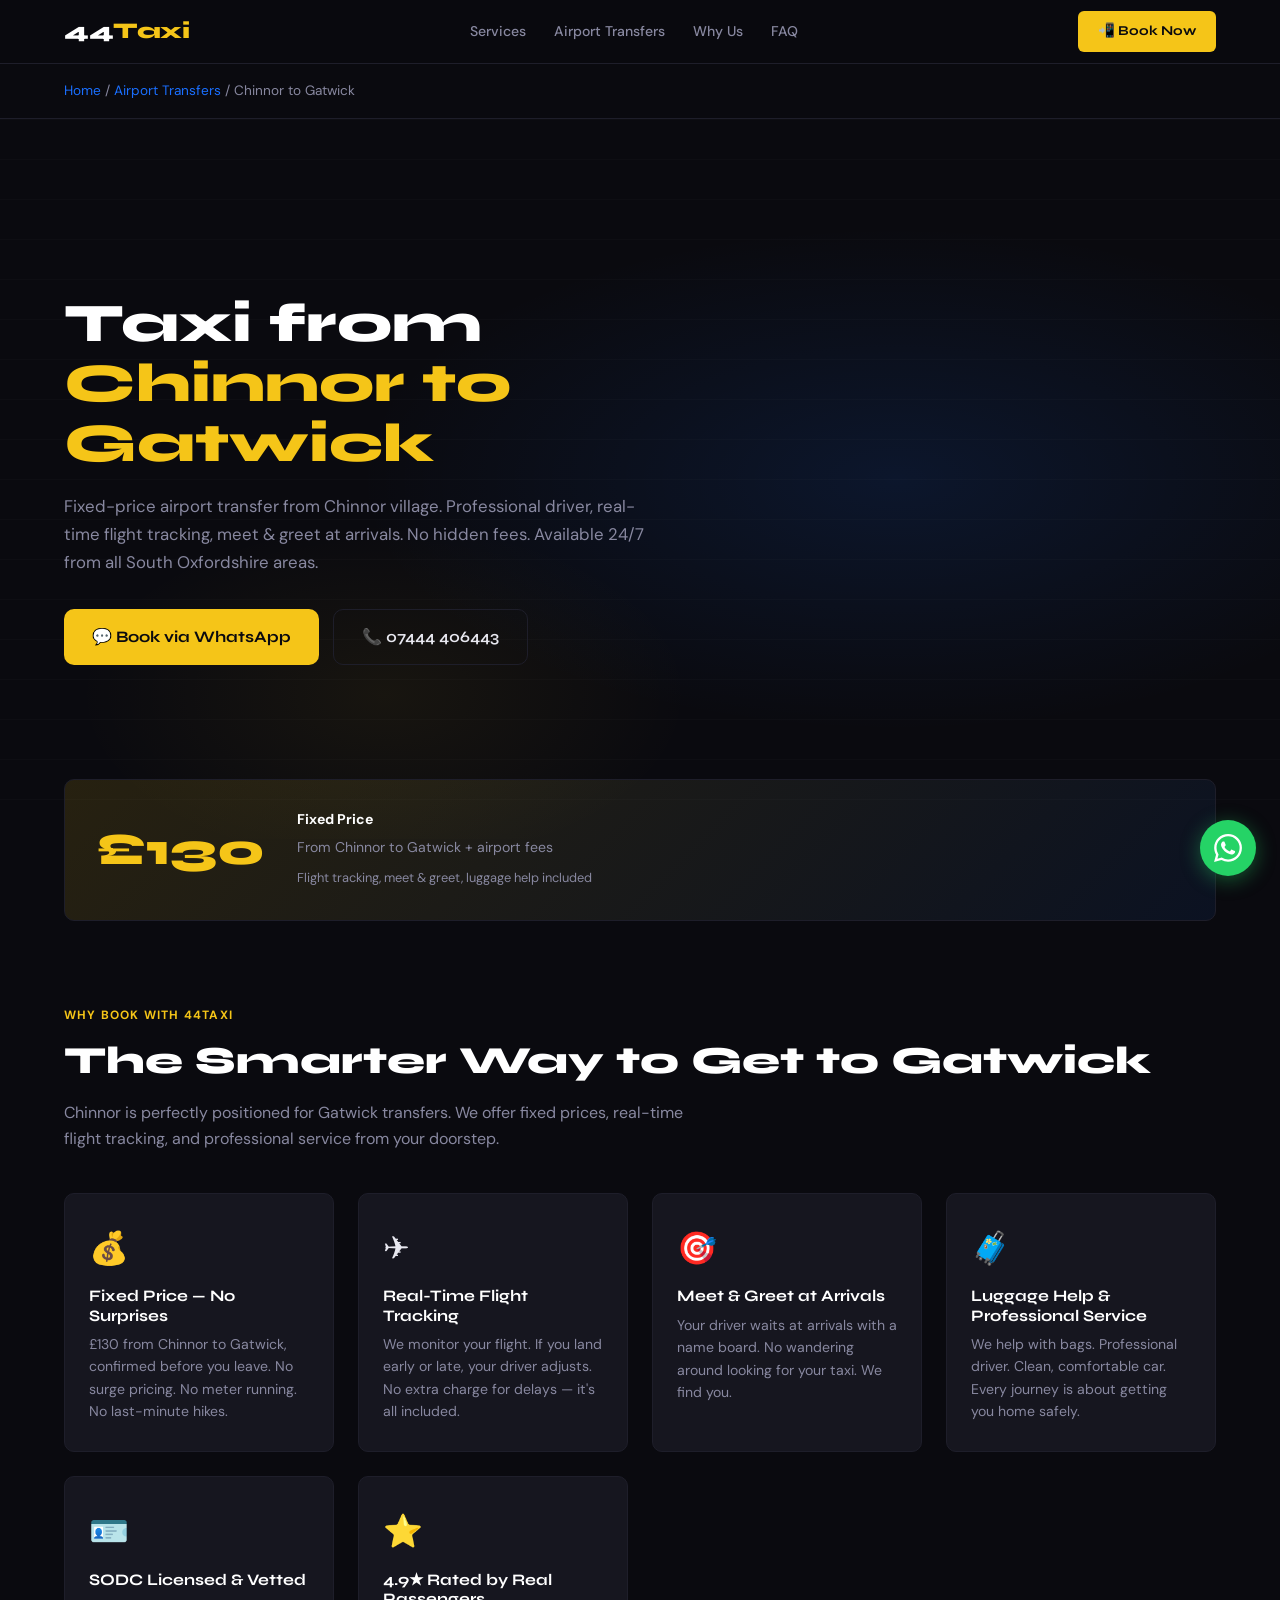
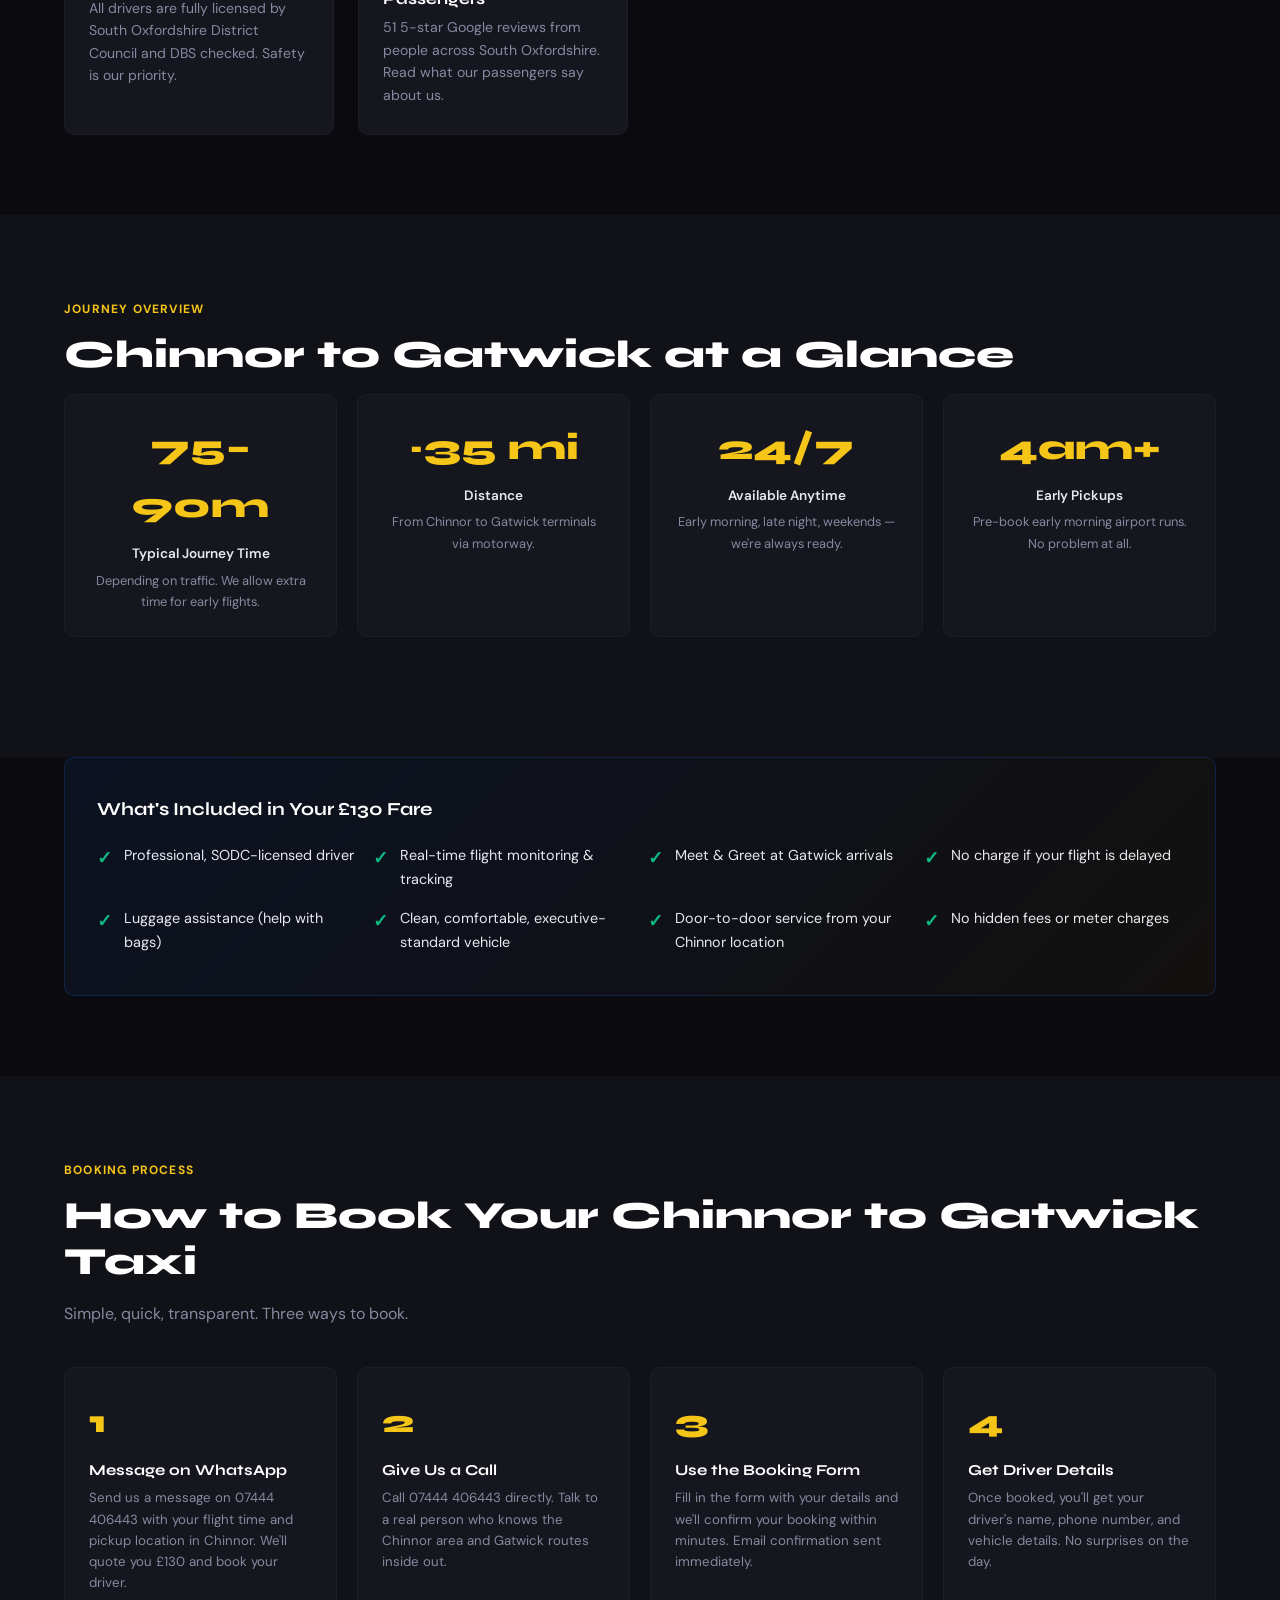
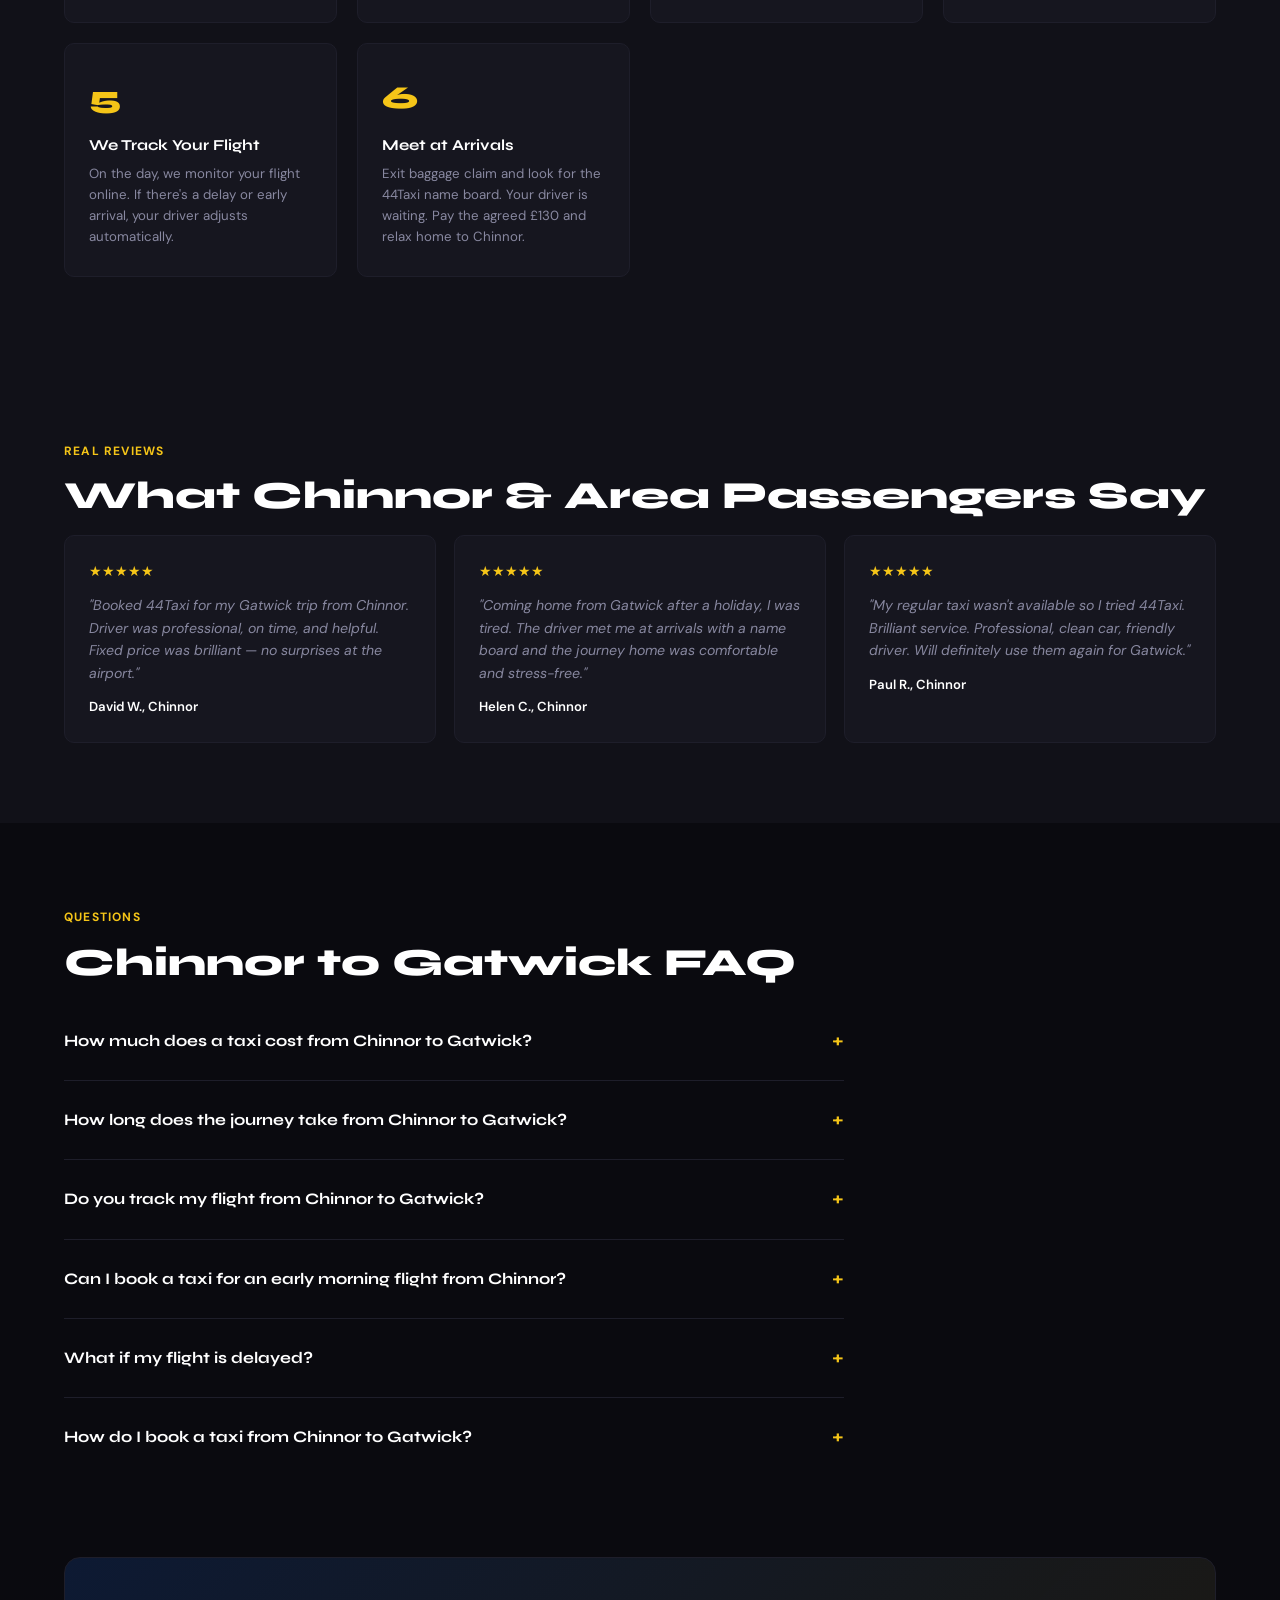
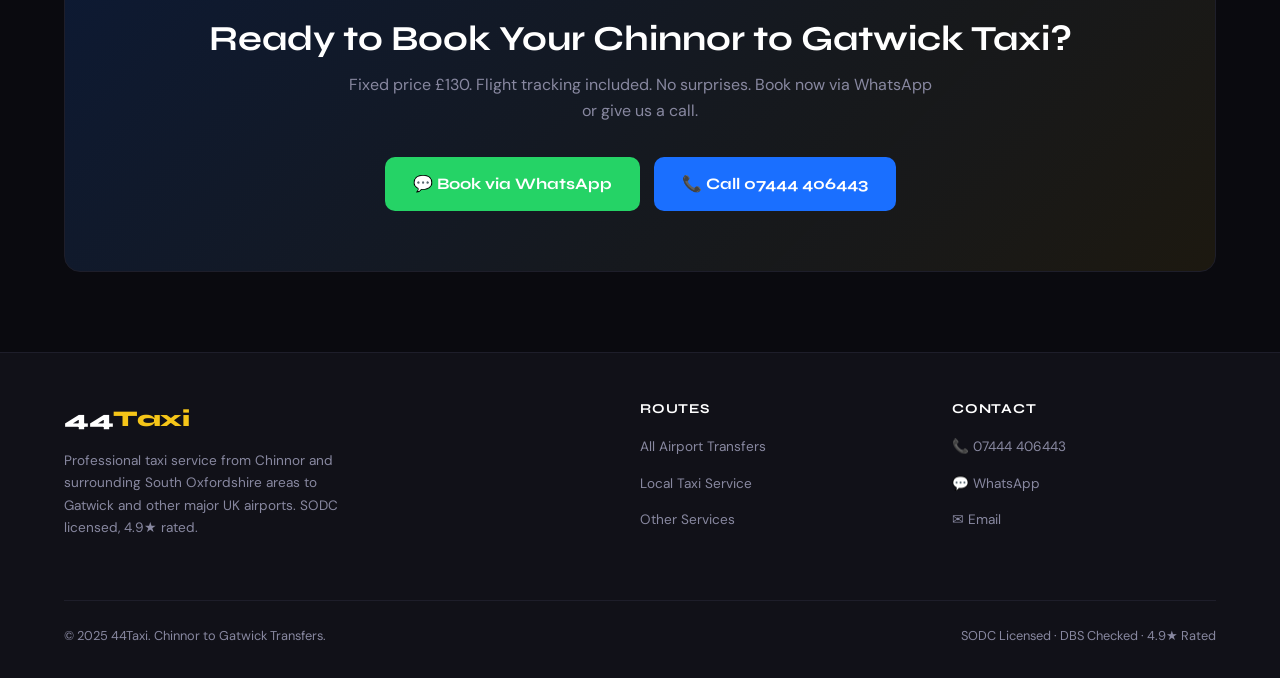
<file: chinnor-to-gatwick.html>
<!DOCTYPE html>
<html lang="en-GB">
<head>
  <meta charset="UTF-8" />
  <meta name="viewport" content="width=device-width, initial-scale=1.0" />
  <title>Taxi Chinnor to Gatwick Airport | Fixed Price £130 | 44Taxi</title>
  <meta name="description" content="Book a fixed-price taxi from Chinnor to Gatwick Airport. £130 from Chinnor. Flight tracking, meet & greet, luggage help. Available 24/7. Call 07444 406443 or WhatsApp." />
  <meta name="keywords" content="taxi Chinnor to Gatwick, Chinnor airport taxi, Gatwick taxi from Chinnor, airport transfer Chinnor, Chinnor to Gatwick fixed price" />
  <link rel="canonical" href="https://www.44taxi.com/chinnor-to-gatwick" />

  <!-- Open Graph -->
  <meta property="og:title" content="Taxi Chinnor to Gatwick | Fixed Price £130 | 44Taxi" />
  <meta property="og:description" content="Fixed-price taxi from Chinnor to Gatwick Airport. £130 + airport fees. Flight tracking, meet & greet included. Book 24/7." />
  <meta property="og:type" content="website" />
  <meta property="og:url" content="https://www.44taxi.com/chinnor-to-gatwick" />
  <meta property="og:locale" content="en_GB" />

  <!-- Schema: BreadcrumbList + LocalBusiness + FAQPage -->
  <script type="application/ld+json">
  {
    "@context": "https://schema.org",
    "@graph": [
      {
        "@type": "BreadcrumbList",
        "itemListElement": [
          {
            "@type": "ListItem",
            "position": 1,
            "name": "Home",
            "item": "https://www.44taxi.com"
          },
          {
            "@type": "ListItem",
            "position": 2,
            "name": "Airport Transfers",
            "item": "https://www.44taxi.com/airport-transfers"
          },
          {
            "@type": "ListItem",
            "position": 3,
            "name": "Chinnor to Gatwick",
            "item": "https://www.44taxi.com/chinnor-to-gatwick"
          }
        ]
      },
      {
        "@type": "TaxiService",
        "@id": "https://www.44taxi.com/chinnor-to-gatwick#service",
        "name": "44Taxi Chinnor to Gatwick",
        "url": "https://www.44taxi.com/chinnor-to-gatwick",
        "telephone": "+447444406443",
        "email": "info@44taxi.com",
        "description": "Fixed-price taxi service from Chinnor to London Gatwick Airport. £130 per journey. Flight tracking, meet & greet, luggage assistance included.",
        "areaServed": ["Chinnor","Oxfordshire","London"],
        "priceRange": "££",
        "aggregateRating": {
          "@type": "AggregateRating",
          "ratingValue": "4.9",
          "reviewCount": "51",
          "bestRating": "5"
        },
        "offers": {
          "@type": "Offer",
          "name": "Chinnor to Gatwick Airport Transfer",
          "price": "130",
          "priceCurrency": "GBP",
          "description": "Professional fixed-price taxi from Chinnor to Gatwick Airport. Includes flight monitoring, meet & greet at arrivals, luggage assistance, no charge for delays."
        }
      },
      {
        "@type": "FAQPage",
        "mainEntity": [
          {
            "@type": "Question",
            "name": "How much is a taxi from Chinnor to Gatwick?",
            "acceptedAnswer": {
              "@type": "Answer",
              "text": "Our fixed price is £130 plus Gatwick's drop-off fees. The fare is confirmed before your journey with no hidden charges."
            }
          },
          {
            "@type": "Question",
            "name": "How long does it take from Chinnor to Gatwick?",
            "acceptedAnswer": {
              "@type": "Answer",
              "text": "Journey time is typically 75–90 minutes depending on traffic. We always allow extra time for early morning flights."
            }
          },
          {
            "@type": "Question",
            "name": "Do you track my flight from Chinnor to Gatwick?",
            "acceptedAnswer": {
              "@type": "Answer",
              "text": "Yes. We monitor your flight in real-time. If you land early or late, your driver adjusts accordingly — no extra charge for delays."
            }
          },
          {
            "@type": "Question",
            "name": "Can I book a taxi from Chinnor to Gatwick for an early morning flight?",
            "acceptedAnswer": {
              "@type": "Answer",
              "text": "Absolutely. We take pre-bookings for early morning pickups from Chinnor. Book the day before to confirm your driver."
            }
          },
          {
            "@type": "Question",
            "name": "What's included in the Chinnor to Gatwick taxi price?",
            "acceptedAnswer": {
              "@type": "Answer",
              "text": "Flight tracking, meet & greet at arrivals, professional driver, clean vehicle, luggage assistance, and no charge if your flight is delayed."
            }
          },
          {
            "@type": "Question",
            "name": "How do I book a taxi from Chinnor to Gatwick?",
            "acceptedAnswer": {
              "@type": "Answer",
              "text": "Message us on WhatsApp (07444 406443), call us, or use the booking form. Tell us your flight time and we'll confirm your fixed price immediately."
            }
          }
        ]
      }
    ]
  }
  </script>

  <link rel="preconnect" href="https://fonts.googleapis.com" />
  <link rel="preconnect" href="https://fonts.gstatic.com" crossorigin />
  <link href="https://fonts.googleapis.com/css2?family=Syne:wght@600;700;800&family=DM+Sans:wght@400;500&display=swap" rel="stylesheet" />

  <style>
    *, *::before, *::after { box-sizing: border-box; margin: 0; padding: 0; }

    :root {
      --black: #0a0a0f;
      --dark: #111118;
      --card: #16161f;
      --border: #1e1e2a;
      --gold: #f5c518;
      --gold-dim: #c9a010;
      --blue: #1a6fff;
      --blue-dim: #1456cc;
      --text: #e8e8f0;
      --muted: #8888a0;
      --white: #ffffff;
      --radius: 10px;
      --success: #10b981;
    }

    html { scroll-behavior: smooth; }

    body {
      font-family: 'DM Sans', sans-serif;
      background: var(--black);
      color: var(--text);
      font-size: 16px;
      line-height: 1.65;
    }

    h1,h2,h3,h4 { font-family: 'Syne', sans-serif; line-height: 1.2; }

    a { color: inherit; text-decoration: none; }

    nav {
      position: sticky; top: 0; z-index: 100;
      background: rgba(10,10,15,0.95);
      backdrop-filter: blur(10px);
      border-bottom: 1px solid var(--border);
      padding: 0 5%;
      display: flex; align-items: center; justify-content: space-between;
      height: 64px;
    }
    .nav-logo {
      font-family: 'Syne', sans-serif;
      font-size: 1.4rem; font-weight: 800;
      color: var(--white);
      letter-spacing: -0.5px;
    }
    .nav-logo span { color: var(--gold); }
    .nav-links { display: flex; gap: 28px; list-style: none; }
    .nav-links a {
      font-size: 0.88rem; font-weight: 500;
      color: var(--muted);
      transition: color 0.2s;
    }
    .nav-links a:hover { color: var(--white); }
    .nav-cta {
      background: var(--gold);
      color: var(--black);
      font-family: 'Syne', sans-serif;
      font-weight: 700;
      font-size: 0.85rem;
      padding: 9px 20px;
      border-radius: 6px;
      transition: background 0.2s;
      cursor: pointer;
      border: none;
    }
    .nav-cta:hover { background: var(--gold-dim); }
    .nav-hamburger { display: none; flex-direction: column; gap: 5px; cursor: pointer; }
    .nav-hamburger span { width: 24px; height: 2px; background: var(--white); border-radius: 2px; }

    .breadcrumb {
      padding: 16px 5%;
      font-size: 0.85rem;
      color: var(--muted);
      border-bottom: 1px solid var(--border);
    }
    .breadcrumb a { color: var(--blue); transition: color 0.2s; }
    .breadcrumb a:hover { color: var(--gold); }

    .hero {
      min-height: 80vh;
      display: flex; align-items: center;
      padding: 80px 5%;
      background:
        radial-gradient(ellipse 60% 50% at 70% 50%, rgba(26,111,255,0.12) 0%, transparent 70%),
        radial-gradient(ellipse 40% 40% at 30% 80%, rgba(245,197,24,0.06) 0%, transparent 60%),
        var(--black);
      position: relative; overflow: hidden;
    }
    .hero::before {
      content: '';
      position: absolute; inset: 0;
      background: repeating-linear-gradient(
        0deg,
        transparent, transparent 39px,
        rgba(255,255,255,0.015) 39px, rgba(255,255,255,0.015) 40px
      );
      pointer-events: none;
    }
    .hero-inner { max-width: 740px; position: relative; z-index: 1; }
    .hero h1 {
      font-size: clamp(2.4rem, 5vw, 3.4rem);
      font-weight: 800;
      color: var(--white);
      margin-bottom: 20px;
      line-height: 1.1;
    }
    .hero h1 em { font-style: normal; color: var(--gold); }
    .hero p {
      font-size: 1.05rem;
      color: var(--muted);
      margin-bottom: 32px;
      max-width: 600px;
    }
    .hero-btns { display: flex; flex-wrap: wrap; gap: 14px; }
    .btn-primary {
      display: inline-flex; align-items: center; gap: 8px;
      background: var(--gold);
      color: var(--black);
      font-family: 'Syne', sans-serif;
      font-weight: 700; font-size: 1rem;
      padding: 14px 28px; border-radius: var(--radius);
      transition: background 0.2s, transform 0.15s;
      cursor: pointer;
      border: none;
    }
    .btn-primary:hover { background: var(--gold-dim); transform: translateY(-1px); }
    .btn-secondary {
      display: inline-flex; align-items: center; gap: 8px;
      background: transparent;
      border: 1px solid var(--border);
      color: var(--text);
      font-family: 'Syne', sans-serif;
      font-weight: 600; font-size: 1rem;
      padding: 14px 28px; border-radius: var(--radius);
      transition: border-color 0.2s, color 0.2s;
      cursor: pointer;
    }
    .btn-secondary:hover { border-color: var(--muted); color: var(--white); }

    .price-hero {
      background: linear-gradient(135deg, rgba(245,197,24,0.12) 0%, rgba(26,111,255,0.08) 100%);
      border: 1px solid var(--border);
      border-radius: var(--radius);
      padding: 28px 32px;
      margin: -60px 5% 0;
      position: relative; z-index: 2;
      display: flex; gap: 32px; align-items: center;
      flex-wrap: wrap;
    }
    .price-hero-num {
      font-family: 'Syne', sans-serif;
      font-size: 2.8rem; font-weight: 800;
      color: var(--gold);
    }
    .price-hero-detail p { color: var(--muted); font-size: 0.88rem; margin-bottom: 4px; }
    .price-hero-detail p strong { color: var(--white); }

    section { padding: 80px 5%; }
    .section-label {
      display: inline-block;
      font-size: 0.75rem; font-weight: 700;
      letter-spacing: 0.1em; text-transform: uppercase;
      color: var(--gold);
      margin-bottom: 12px;
    }
    .section-title {
      font-size: clamp(1.8rem, 3vw, 2.4rem);
      font-weight: 800;
      color: var(--white);
      margin-bottom: 16px;
    }
    .section-sub {
      color: var(--muted);
      max-width: 640px;
      margin-bottom: 40px;
      font-size: 1rem;
    }

    .why-grid {
      display: grid;
      grid-template-columns: repeat(auto-fit, minmax(240px, 1fr));
      gap: 24px;
    }
    .why-card {
      background: var(--card);
      border: 1px solid var(--border);
      border-radius: var(--radius);
      padding: 28px 24px;
      transition: border-color 0.2s;
    }
    .why-card:hover { border-color: rgba(245,197,24,0.4); }
    .why-icon { font-size: 2rem; margin-bottom: 12px; }
    .why-card h3 {
      font-size: 1rem; font-weight: 700;
      color: var(--white); margin-bottom: 8px;
    }
    .why-card p { font-size: 0.88rem; color: var(--muted); line-height: 1.6; }

    .journey { background: var(--dark); }
    .journey-grid {
      display: grid;
      grid-template-columns: repeat(auto-fit, minmax(220px, 1fr));
      gap: 20px;
      margin-bottom: 40px;
    }
    .journey-card {
      background: var(--card);
      border: 1px solid var(--border);
      border-radius: var(--radius);
      padding: 24px;
      text-align: center;
    }
    .journey-number {
      font-family: 'Syne', sans-serif;
      font-size: 2.2rem; font-weight: 800;
      color: var(--gold); margin-bottom: 8px;
    }
    .journey-label { font-size: 0.85rem; font-weight: 600; color: var(--text); }
    .journey-sub { font-size: 0.8rem; color: var(--muted); margin-top: 4px; }

    .included {
      background: linear-gradient(135deg, rgba(26,111,255,0.08) 0%, rgba(245,197,24,0.04) 100%);
      border: 1px solid rgba(26,111,255,0.2);
      border-radius: var(--radius);
      padding: 40px 32px;
      margin: 0 5% 80px;
    }
    .included h3 {
      font-size: 1.15rem; font-weight: 700;
      color: var(--white); margin-bottom: 24px;
    }
    .included-list {
      list-style: none;
      display: grid;
      grid-template-columns: repeat(auto-fit, minmax(240px, 1fr));
      gap: 16px;
    }
    .included-list li {
      display: flex; gap: 12px; align-items: flex-start;
      font-size: 0.9rem; color: var(--text);
    }
    .included-list li::before {
      content: '✓';
      color: var(--success);
      font-weight: 800;
      flex-shrink: 0;
      font-size: 1.1rem;
    }

    .steps-grid {
      display: grid;
      grid-template-columns: repeat(auto-fit, minmax(240px, 1fr));
      gap: 20px;
    }
    .step {
      background: var(--card);
      border: 1px solid var(--border);
      border-radius: var(--radius);
      padding: 28px 24px;
      counter-increment: steps;
    }
    .step::before {
      content: counter(steps);
      display: block;
      font-family: 'Syne', sans-serif;
      font-size: 2rem; font-weight: 800;
      color: var(--gold);
      margin-bottom: 12px;
    }
    .step h4 {
      font-size: 0.95rem; font-weight: 700;
      color: var(--white); margin-bottom: 8px;
    }
    .step p { font-size: 0.83rem; color: var(--muted); line-height: 1.6; }
    .steps-grid { counter-reset: steps; }

    .faq-list { max-width: 780px; }
    .faq-item {
      border-bottom: 1px solid var(--border);
      padding: 22px 0;
    }
    .faq-item:last-child { border-bottom: none; }
    .faq-q {
      font-family: 'Syne', sans-serif;
      font-size: 1rem; font-weight: 700;
      color: var(--white); cursor: pointer;
      display: flex; justify-content: space-between; align-items: center;
      user-select: none;
    }
    .faq-q::after { 
      content: '+'; 
      color: var(--gold); 
      font-size: 1.3rem;
    }
    .faq-q.open::after { 
      content: '−';
    }
    .faq-a {
      font-size: 0.88rem; color: var(--muted);
      line-height: 1.7; margin-top: 14px;
      display: none;
    }
    .faq-a.open { display: block; }

    .cta-banner {
      background: linear-gradient(135deg, rgba(26,111,255,0.15) 0%, rgba(245,197,24,0.08) 100%);
      border: 1px solid var(--border);
      border-radius: 16px;
      margin: 0 5% 80px;
      padding: 60px 5%;
      text-align: center;
    }
    .cta-banner h2 {
      font-size: clamp(1.6rem, 3vw, 2.2rem);
      color: var(--white); margin-bottom: 12px;
    }
    .cta-banner p { 
      color: var(--muted); 
      margin-bottom: 32px;
      max-width: 600px; 
      margin-left: auto; 
      margin-right: auto;
    }
    .cta-btns { display: flex; flex-wrap: wrap; gap: 14px; justify-content: center; }
    .btn-whatsapp {
      display: inline-flex; align-items: center; gap: 9px;
      background: #25d366;
      color: #fff;
      font-family: 'Syne', sans-serif;
      font-weight: 700; font-size: 1rem;
      padding: 14px 28px; border-radius: var(--radius);
      transition: background 0.2s;
      border: none;
      cursor: pointer;
    }
    .btn-whatsapp:hover { background: #1ebe59; }
    .btn-call {
      display: inline-flex; align-items: center; gap: 9px;
      background: var(--blue);
      color: #fff;
      font-family: 'Syne', sans-serif;
      font-weight: 700; font-size: 1rem;
      padding: 14px 28px; border-radius: var(--radius);
      transition: background 0.2s;
      border: none;
      cursor: pointer;
    }
    .btn-call:hover { background: var(--blue-dim); }

    .testimonials { background: var(--dark); }
    .testimonials-grid {
      display: grid;
      grid-template-columns: repeat(auto-fit, minmax(280px, 1fr));
      gap: 18px;
    }
    .testimonial-card {
      background: var(--card);
      border: 1px solid var(--border);
      border-radius: var(--radius);
      padding: 24px;
    }
    .stars { color: var(--gold); font-size: 0.9rem; margin-bottom: 10px; }
    .testimonial-text { 
      font-size: 0.88rem; 
      color: var(--muted); 
      line-height: 1.6; 
      margin-bottom: 12px;
      font-style: italic;
    }
    .testimonial-author { 
      font-size: 0.82rem; 
      font-weight: 600; 
      color: var(--white);
    }

    footer {
      background: var(--dark);
      border-top: 1px solid var(--border);
      padding: 48px 5% 32px;
    }
    .footer-grid {
      display: grid;
      grid-template-columns: 2fr 1fr 1fr;
      gap: 48px;
      margin-bottom: 40px;
    }
    .footer-brand p { font-size: 0.85rem; color: var(--muted); margin: 12px 0 20px; max-width: 280px; }
    .footer-col h4 {
      font-family: 'Syne', sans-serif;
      font-size: 0.85rem; font-weight: 700;
      color: var(--white); margin-bottom: 16px;
      text-transform: uppercase; letter-spacing: 0.06em;
    }
    .footer-col ul { list-style: none; }
    .footer-col ul li { margin-bottom: 10px; }
    .footer-col ul a { font-size: 0.85rem; color: var(--muted); transition: color 0.2s; }
    .footer-col ul a:hover { color: var(--white); }
    .footer-bottom {
      border-top: 1px solid var(--border);
      padding-top: 24px;
      display: flex; justify-content: space-between; align-items: center;
      font-size: 0.8rem; color: var(--muted);
      flex-wrap: wrap; gap: 8px;
    }

    .float-wa {
      position: fixed; bottom: 24px; right: 24px; z-index: 999;
      background: #25d366;
      width: 56px; height: 56px;
      border-radius: 50%;
      display: flex; align-items: center; justify-content: center;
      box-shadow: 0 4px 20px rgba(37,211,102,0.4);
      transition: transform 0.2s;
    }
    .float-wa:hover { transform: scale(1.1); }
    .float-wa svg { width: 28px; height: 28px; fill: #fff; }

    @media (max-width: 768px) {
      .nav-links { display: none; }
      .nav-hamburger { display: flex; }
      .nav-links.open {
        display: flex; flex-direction: column;
        position: absolute; top: 64px; left: 0; right: 0;
        background: var(--dark);
        border-bottom: 1px solid var(--border);
        padding: 20px 5%;
        gap: 18px;
      }
      .hero { padding: 60px 5%; min-height: auto; }
      .price-hero { margin-top: -40px; flex-direction: column; text-align: center; }
      .footer-grid { grid-template-columns: 1fr; gap: 32px; }
      .footer-bottom { flex-direction: column; text-align: center; }
      section { padding: 60px 5%; }
    }
  </style>
</head>
<body>

<nav>
  <a href="/" class="nav-logo">44<span>Taxi</span></a>
  <ul class="nav-links" id="navLinks">
    <li><a href="/#services">Services</a></li>
    <li><a href="/airport-transfers">Airport Transfers</a></li>
    <li><a href="#why">Why Us</a></li>
    <li><a href="#faq">FAQ</a></li>
  </ul>
  <a href="https://wa.me/447444406443?text=Hi%2044Taxi%2C%20I%27d%20like%20to%20book%20from%20Chinnor%20to%20Gatwick" class="nav-cta" target="_blank" rel="noopener">📲 Book Now</a>
  <div class="nav-hamburger" id="hamburger" aria-label="Menu" role="button" tabindex="0">
    <span></span><span></span><span></span>
  </div>
</nav>

<div class="breadcrumb">
  <a href="/">Home</a> / <a href="/airport-transfers">Airport Transfers</a> / Chinnor to Gatwick
</div>

<section class="hero">
  <div class="hero-inner">
    <h1>Taxi from <em>Chinnor to Gatwick</em></h1>
    <p>Fixed-price airport transfer from Chinnor village. Professional driver, real-time flight tracking, meet & greet at arrivals. No hidden fees. Available 24/7 from all South Oxfordshire areas.</p>
    <div class="hero-btns">
      <a href="https://wa.me/447444406443?text=Hi%2044Taxi%2C%20I%27d%20like%20to%20book%20from%20Chinnor%20to%20Gatwick%20on%20%5Bdate%5D" class="btn-primary" target="_blank" rel="noopener">
        💬 Book via WhatsApp
      </a>
      <a href="tel:+447444406443" class="btn-secondary">📞 07444 406443</a>
    </div>
  </div>
</section>

<div class="price-hero">
  <div class="price-hero-num">£130</div>
  <div class="price-hero-detail">
    <p><strong>Fixed Price</strong></p>
    <p>From Chinnor to Gatwick + airport fees</p>
    <p style="margin-top: 8px; font-size: 0.8rem;">Flight tracking, meet & greet, luggage help included</p>
  </div>
</div>

<section id="why">
  <div class="section-label">Why Book With 44Taxi</div>
  <h2 class="section-title">The Smarter Way to Get to Gatwick</h2>
  <p class="section-sub">Chinnor is perfectly positioned for Gatwick transfers. We offer fixed prices, real-time flight tracking, and professional service from your doorstep.</p>
  <div class="why-grid">
    <div class="why-card">
      <div class="why-icon">💰</div>
      <h3>Fixed Price — No Surprises</h3>
      <p>£130 from Chinnor to Gatwick, confirmed before you leave. No surge pricing. No meter running. No last-minute hikes.</p>
    </div>
    <div class="why-card">
      <div class="why-icon">✈</div>
      <h3>Real-Time Flight Tracking</h3>
      <p>We monitor your flight. If you land early or late, your driver adjusts. No extra charge for delays — it's all included.</p>
    </div>
    <div class="why-card">
      <div class="why-icon">🎯</div>
      <h3>Meet & Greet at Arrivals</h3>
      <p>Your driver waits at arrivals with a name board. No wandering around looking for your taxi. We find you.</p>
    </div>
    <div class="why-card">
      <div class="why-icon">🧳</div>
      <h3>Luggage Help & Professional Service</h3>
      <p>We help with bags. Professional driver. Clean, comfortable car. Every journey is about getting you home safely.</p>
    </div>
    <div class="why-card">
      <div class="why-icon">🪪</div>
      <h3>SODC Licensed & Vetted</h3>
      <p>All drivers are fully licensed by South Oxfordshire District Council and DBS checked. Safety is our priority.</p>
    </div>
    <div class="why-card">
      <div class="why-icon">⭐</div>
      <h3>4.9★ Rated by Real Passengers</h3>
      <p>51 5-star Google reviews from people across South Oxfordshire. Read what our passengers say about us.</p>
    </div>
  </div>
</section>

<section class="journey">
  <div class="section-label">Journey Overview</div>
  <h2 class="section-title">Chinnor to Gatwick at a Glance</h2>
  <div class="journey-grid">
    <div class="journey-card">
      <div class="journey-number">75–90m</div>
      <div class="journey-label">Typical Journey Time</div>
      <div class="journey-sub">Depending on traffic. We allow extra time for early flights.</div>
    </div>
    <div class="journey-card">
      <div class="journey-number">~35 mi</div>
      <div class="journey-label">Distance</div>
      <div class="journey-sub">From Chinnor to Gatwick terminals via motorway.</div>
    </div>
    <div class="journey-card">
      <div class="journey-number">24/7</div>
      <div class="journey-label">Available Anytime</div>
      <div class="journey-sub">Early morning, late night, weekends — we're always ready.</div>
    </div>
    <div class="journey-card">
      <div class="journey-number">4am+</div>
      <div class="journey-label">Early Pickups</div>
      <div class="journey-sub">Pre-book early morning airport runs. No problem at all.</div>
    </div>
  </div>
</section>

<div class="included">
  <h3>What's Included in Your £130 Fare</h3>
  <ul class="included-list">
    <li>Professional, SODC-licensed driver</li>
    <li>Real-time flight monitoring & tracking</li>
    <li>Meet & Greet at Gatwick arrivals</li>
    <li>No charge if your flight is delayed</li>
    <li>Luggage assistance (help with bags)</li>
    <li>Clean, comfortable, executive-standard vehicle</li>
    <li>Door-to-door service from your Chinnor location</li>
    <li>No hidden fees or meter charges</li>
  </ul>
</div>

<section style="background: var(--dark);">
  <div class="section-label">Booking Process</div>
  <h2 class="section-title">How to Book Your Chinnor to Gatwick Taxi</h2>
  <p class="section-sub">Simple, quick, transparent. Three ways to book.</p>
  <div class="steps-grid">
    <div class="step">
      <h4>Message on WhatsApp</h4>
      <p>Send us a message on 07444 406443 with your flight time and pickup location in Chinnor. We'll quote you £130 and book your driver.</p>
    </div>
    <div class="step">
      <h4>Give Us a Call</h4>
      <p>Call 07444 406443 directly. Talk to a real person who knows the Chinnor area and Gatwick routes inside out.</p>
    </div>
    <div class="step">
      <h4>Use the Booking Form</h4>
      <p>Fill in the form with your details and we'll confirm your booking within minutes. Email confirmation sent immediately.</p>
    </div>
    <div class="step">
      <h4>Get Driver Details</h4>
      <p>Once booked, you'll get your driver's name, phone number, and vehicle details. No surprises on the day.</p>
    </div>
    <div class="step">
      <h4>We Track Your Flight</h4>
      <p>On the day, we monitor your flight online. If there's a delay or early arrival, your driver adjusts automatically.</p>
    </div>
    <div class="step">
      <h4>Meet at Arrivals</h4>
      <p>Exit baggage claim and look for the 44Taxi name board. Your driver is waiting. Pay the agreed £130 and relax home to Chinnor.</p>
    </div>
  </div>
</section>

<section class="testimonials">
  <div class="section-label">Real Reviews</div>
  <h2 class="section-title">What Chinnor & Area Passengers Say</h2>
  <div class="testimonials-grid">
    <div class="testimonial-card">
      <div class="stars">★★★★★</div>
      <div class="testimonial-text">"Booked 44Taxi for my Gatwick trip from Chinnor. Driver was professional, on time, and helpful. Fixed price was brilliant — no surprises at the airport."</div>
      <div class="testimonial-author">David W., Chinnor</div>
    </div>
    <div class="testimonial-card">
      <div class="stars">★★★★★</div>
      <div class="testimonial-text">"Coming home from Gatwick after a holiday, I was tired. The driver met me at arrivals with a name board and the journey home was comfortable and stress-free."</div>
      <div class="testimonial-author">Helen C., Chinnor</div>
    </div>
    <div class="testimonial-card">
      <div class="stars">★★★★★</div>
      <div class="testimonial-text">"My regular taxi wasn't available so I tried 44Taxi. Brilliant service. Professional, clean car, friendly driver. Will definitely use them again for Gatwick."</div>
      <div class="testimonial-author">Paul R., Chinnor</div>
    </div>
  </div>
</section>

<section id="faq">
  <div class="section-label">Questions</div>
  <h2 class="section-title">Chinnor to Gatwick FAQ</h2>
  <div class="faq-list">
    <div class="faq-item">
      <div class="faq-q" tabindex="0">How much does a taxi cost from Chinnor to Gatwick?</div>
      <div class="faq-a">Our fixed price is £130 from Chinnor to Gatwick Airport, plus Gatwick's drop-off fee (usually £3–5). Everything else is included in the £130.</div>
    </div>
    <div class="faq-item">
      <div class="faq-q" tabindex="0">How long does the journey take from Chinnor to Gatwick?</div>
      <div class="faq-a">Typically 75–90 minutes depending on traffic and time of day. For early morning flights, we always allow extra time. Your driver will confirm estimated arrival time when you book.</div>
    </div>
    <div class="faq-item">
      <div class="faq-q" tabindex="0">Do you track my flight from Chinnor to Gatwick?</div>
      <div class="faq-a">Yes. We monitor your flight in real-time on the day of your transfer. If you land early, your driver comes sooner. If there's a delay, they wait — no extra charge.</div>
    </div>
    <div class="faq-item">
      <div class="faq-q" tabindex="0">Can I book a taxi for an early morning flight from Chinnor?</div>
      <div class="faq-a">Absolutely. We take pre-bookings for early morning airport runs (4am onwards). Book the day before and we'll confirm your driver. No issues with early pickups.</div>
    </div>
    <div class="faq-item">
      <div class="faq-q" tabindex="0">What if my flight is delayed?</div>
      <div class="faq-a">No problem. We monitor delays and adjust your driver's timing automatically. There's no extra charge for delays — it's all included in the £130 fixed price.</div>
    </div>
    <div class="faq-item">
      <div class="faq-q" tabindex="0">How do I book a taxi from Chinnor to Gatwick?</div>
      <div class="faq-a">Message us on WhatsApp (07444 406443), call us, or use the booking form. Give us your flight time and pickup location in Chinnor, and we'll confirm your fixed price and driver details immediately.</div>
    </div>
  </div>
</section>

<div class="cta-banner">
  <h2>Ready to Book Your Chinnor to Gatwick Taxi?</h2>
  <p>Fixed price £130. Flight tracking included. No surprises. Book now via WhatsApp or give us a call.</p>
  <div class="cta-btns">
    <a href="https://wa.me/447444406443?text=Hi%2044Taxi%2C%20I%27d%20like%20to%20book%20from%20Chinnor%20to%20Gatwick%20on%20%5Bdate%5D" class="btn-whatsapp" target="_blank" rel="noopener">
      💬 Book via WhatsApp
    </a>
    <a href="tel:+447444406443" class="btn-call">📞 Call 07444 406443</a>
  </div>
</div>

<footer>
  <div class="footer-grid">
    <div class="footer-brand">
      <div class="nav-logo" style="margin-bottom: 8px;">44<span style="color:var(--gold)">Taxi</span></div>
      <p>Professional taxi service from Chinnor and surrounding South Oxfordshire areas to Gatwick and other major UK airports. SODC licensed, 4.9★ rated.</p>
    </div>
    <div class="footer-col">
      <h4>Routes</h4>
      <ul>
        <li><a href="/airport-transfers">All Airport Transfers</a></li>
        <li><a href="/">Local Taxi Service</a></li>
        <li><a href="/#services">Other Services</a></li>
      </ul>
    </div>
    <div class="footer-col">
      <h4>Contact</h4>
      <ul>
        <li><a href="tel:+447444406443">📞 07444 406443</a></li>
        <li><a href="https://wa.me/447444406443" target="_blank" rel="noopener">💬 WhatsApp</a></li>
        <li><a href="mailto:info@44taxi.com">✉ Email</a></li>
      </ul>
    </div>
  </div>
  <div class="footer-bottom">
    <span>© 2025 44Taxi. Chinnor to Gatwick Transfers.</span>
    <span>SODC Licensed · DBS Checked · 4.9★ Rated</span>
  </div>
</footer>

<a href="https://wa.me/447444406443?text=Hi%2044Taxi%2C%20I%27d%20like%20to%20book%20from%20Chinnor%20to%20Gatwick" class="float-wa" target="_blank" rel="noopener" aria-label="Chat on WhatsApp">
  <svg viewBox="0 0 24 24"><path d="M17.472 14.382c-.297-.149-1.758-.867-2.03-.967-.273-.099-.471-.148-.67.15-.197.297-.767.966-.94 1.164-.173.199-.347.223-.644.075-.297-.15-1.255-.463-2.39-1.475-.883-.788-1.48-1.761-1.653-2.059-.173-.297-.018-.458.13-.606.134-.133.298-.347.446-.52.149-.174.198-.298.298-.497.099-.198.05-.371-.025-.52-.075-.149-.669-1.612-.916-2.207-.242-.579-.487-.5-.669-.51-.173-.008-.371-.01-.57-.01-.198 0-.52.074-.792.372-.272.297-1.04 1.016-1.04 2.479 0 1.462 1.065 2.875 1.213 3.074.149.198 2.096 3.2 5.077 4.487.709.306 1.262.489 1.694.625.712.227 1.36.195 1.871.118.571-.085 1.758-.719 2.006-1.413.248-.694.248-1.289.173-1.413-.074-.124-.272-.198-.57-.347m-5.421 7.403h-.004a9.87 9.87 0 01-5.031-1.378l-.361-.214-3.741.982.998-3.648-.235-.374a9.86 9.86 0 01-1.51-5.26c.001-5.45 4.436-9.884 9.888-9.884 2.64 0 5.122 1.03 6.988 2.898a9.825 9.825 0 012.893 6.994c-.003 5.45-4.437 9.884-9.885 9.884m8.413-18.297A11.815 11.815 0 0012.05 0C5.495 0 .16 5.335.157 11.892c0 2.096.547 4.142 1.588 5.945L.057 24l6.305-1.654a11.882 11.882 0 005.683 1.448h.005c6.554 0 11.89-5.335 11.893-11.893a11.821 11.821 0 00-3.48-8.413z"/></svg>
</a>

<script>
  const hamburger = document.getElementById('hamburger');
  const navLinks = document.getElementById('navLinks');
  hamburger?.addEventListener('click', () => navLinks.classList.toggle('open'));

  document.querySelectorAll('.faq-q').forEach(q => {
    q.addEventListener('click', () => {
      const a = q.nextElementSibling;
      const isOpen = q.classList.contains('open');
      document.querySelectorAll('.faq-q').forEach(oq => {
        oq.classList.remove('open');
        oq.nextElementSibling.classList.remove('open');
      });
      if (!isOpen) { q.classList.add('open'); a.classList.add('open'); }
    });
    q.addEventListener('keydown', e => { if (e.key === 'Enter' || e.key === ' ') { e.preventDefault(); q.click(); } });
  });
</script>
</body>
</html>
</file>
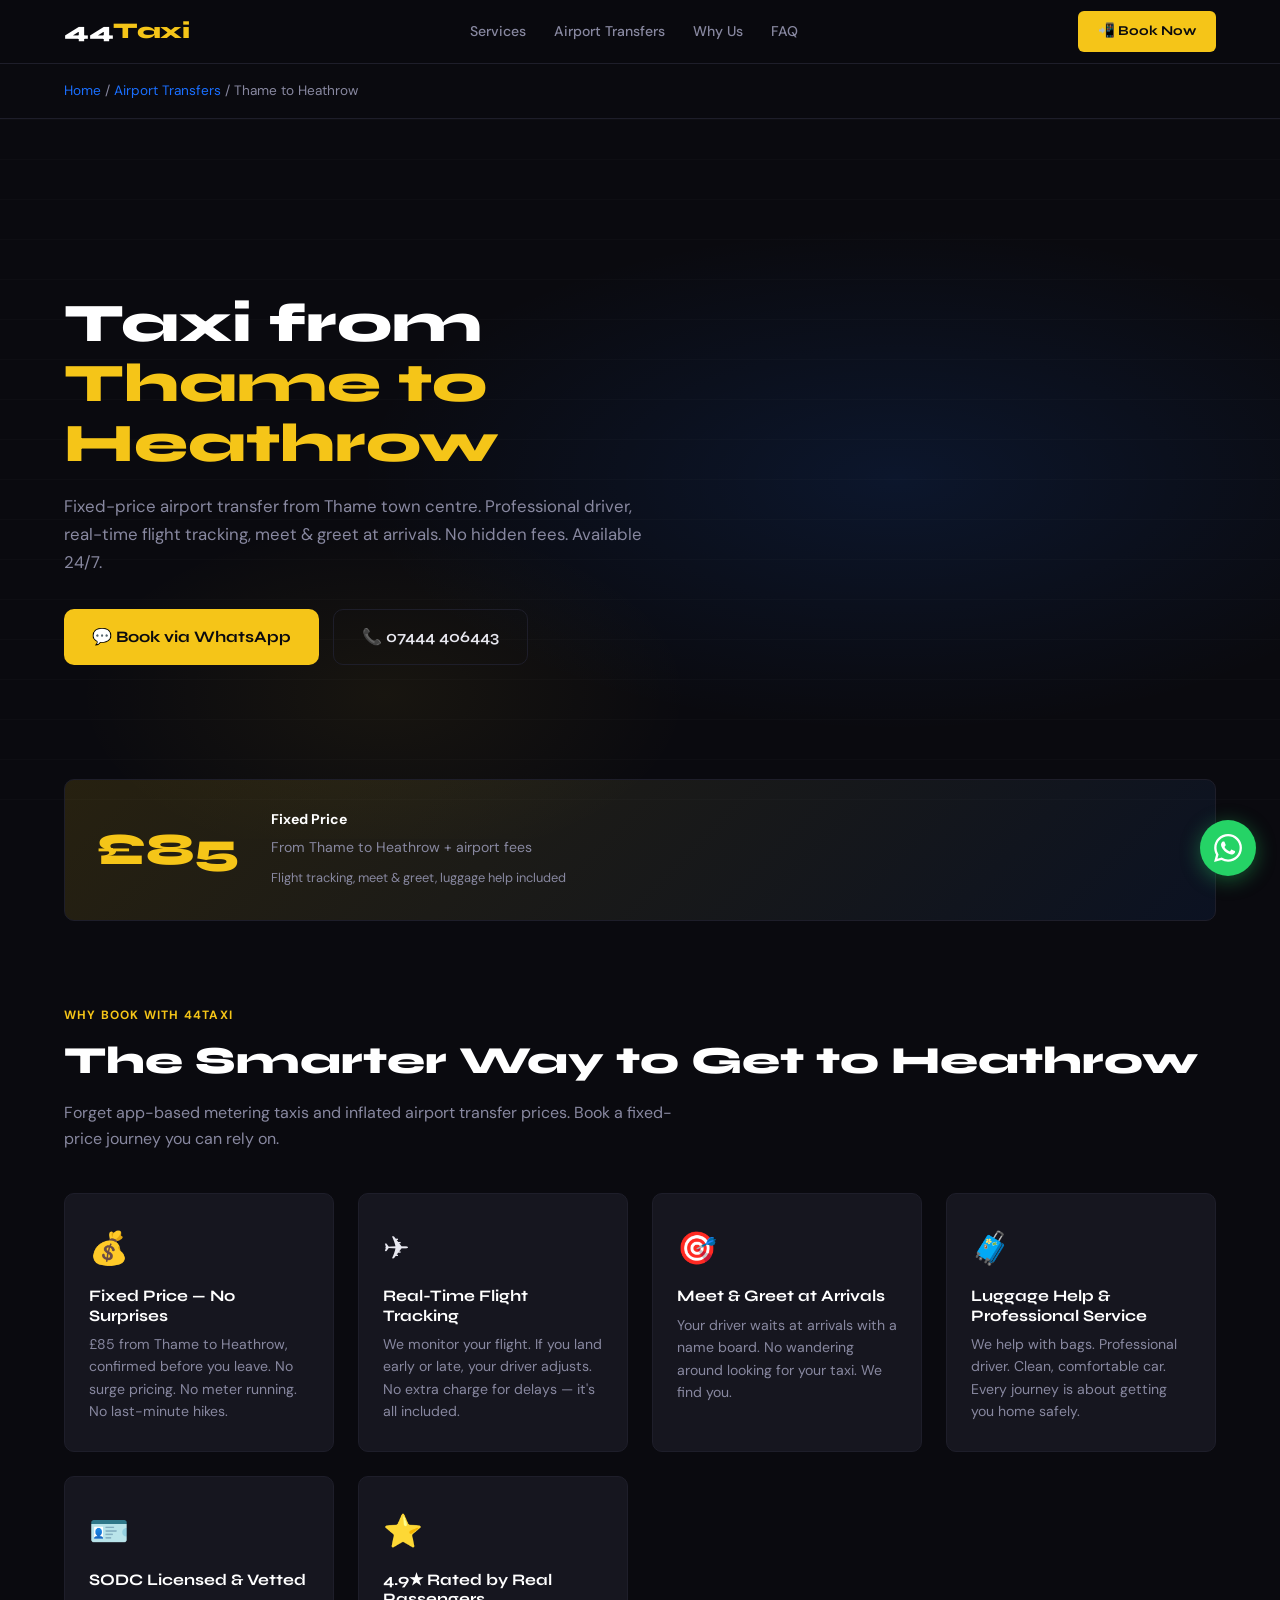
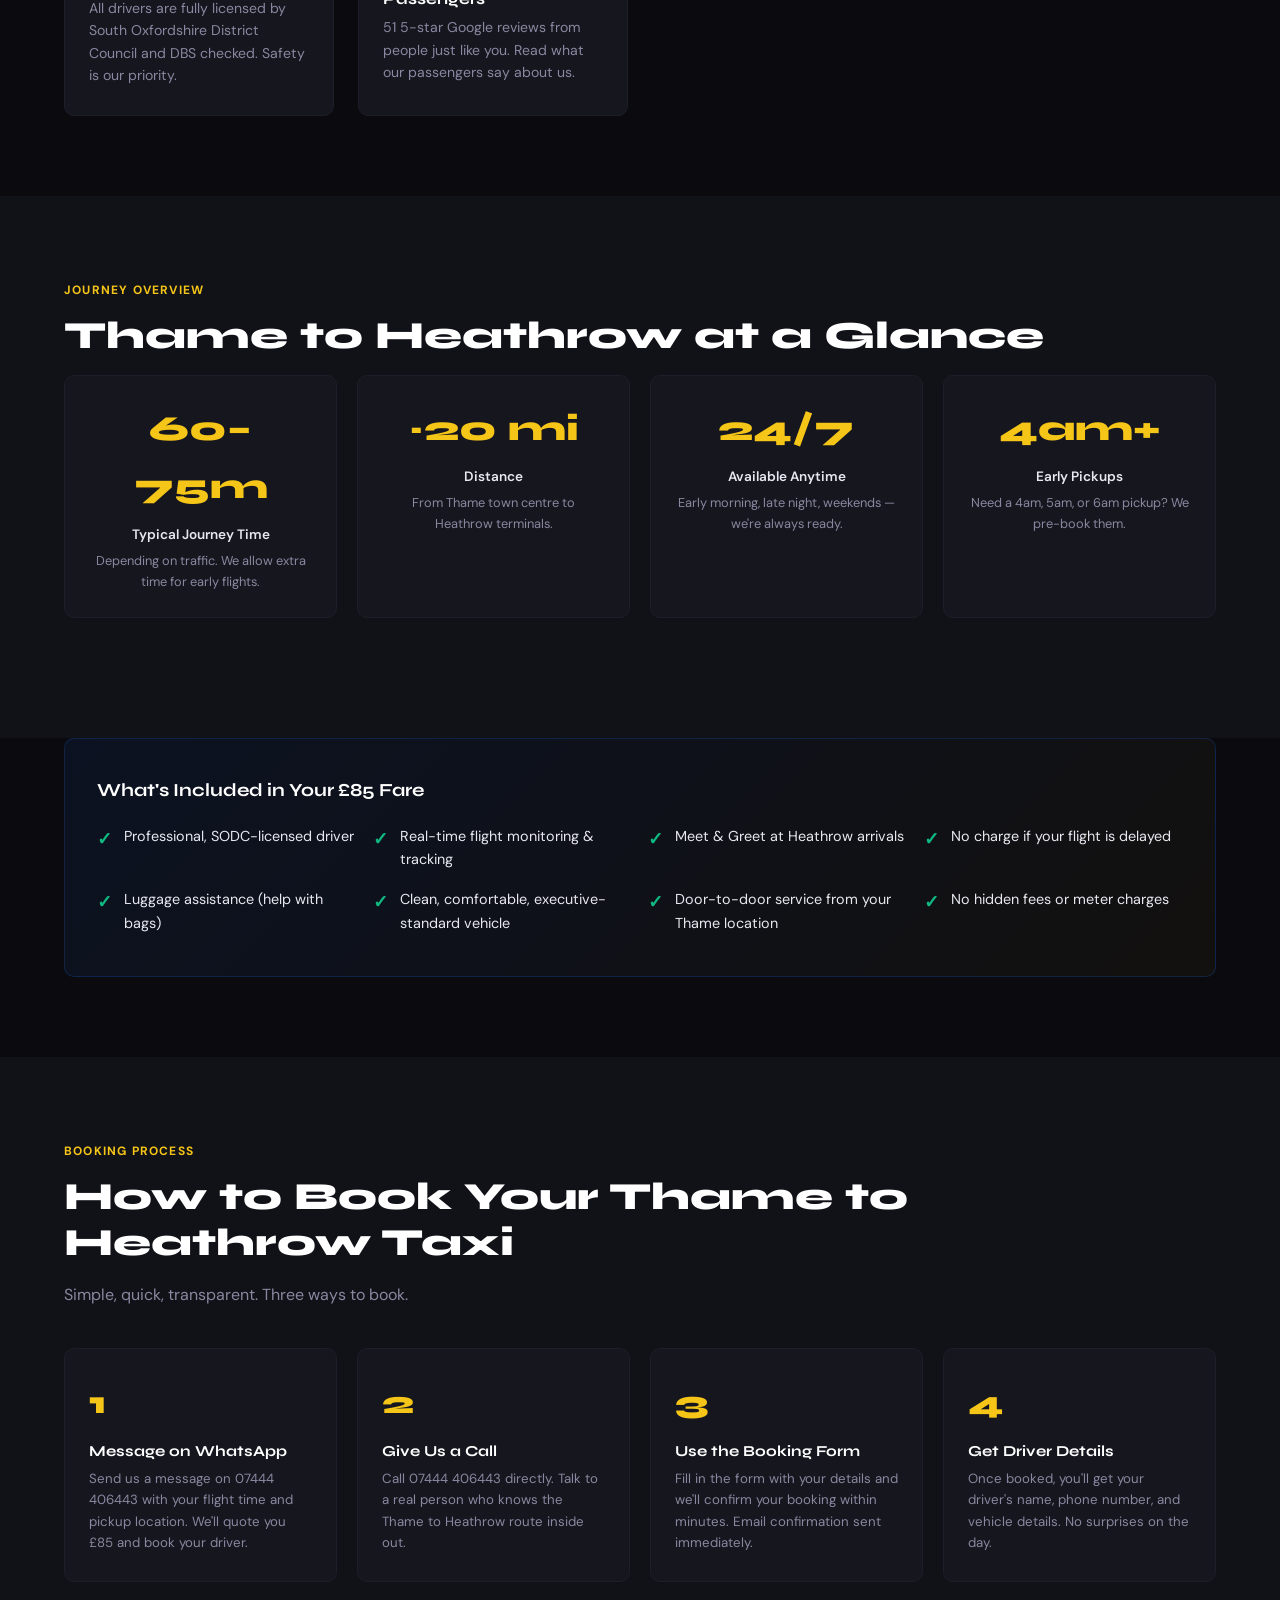
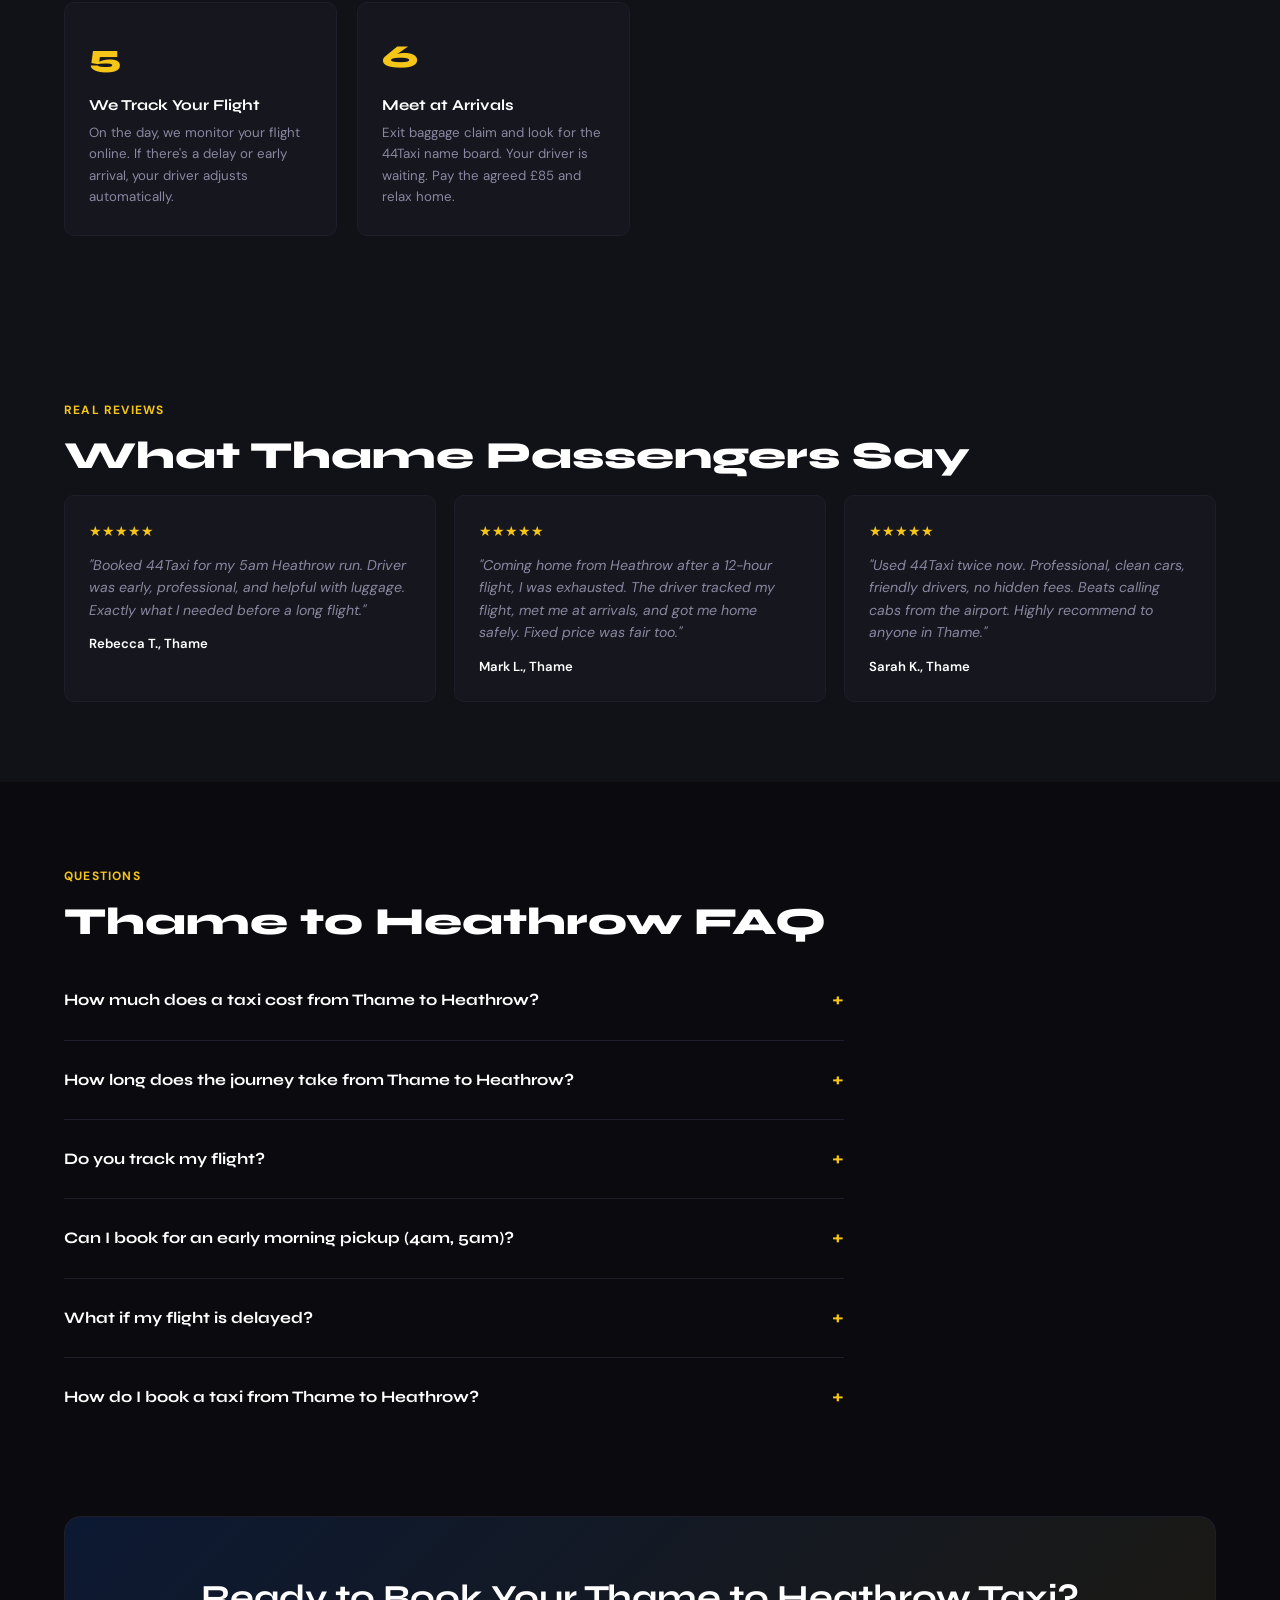
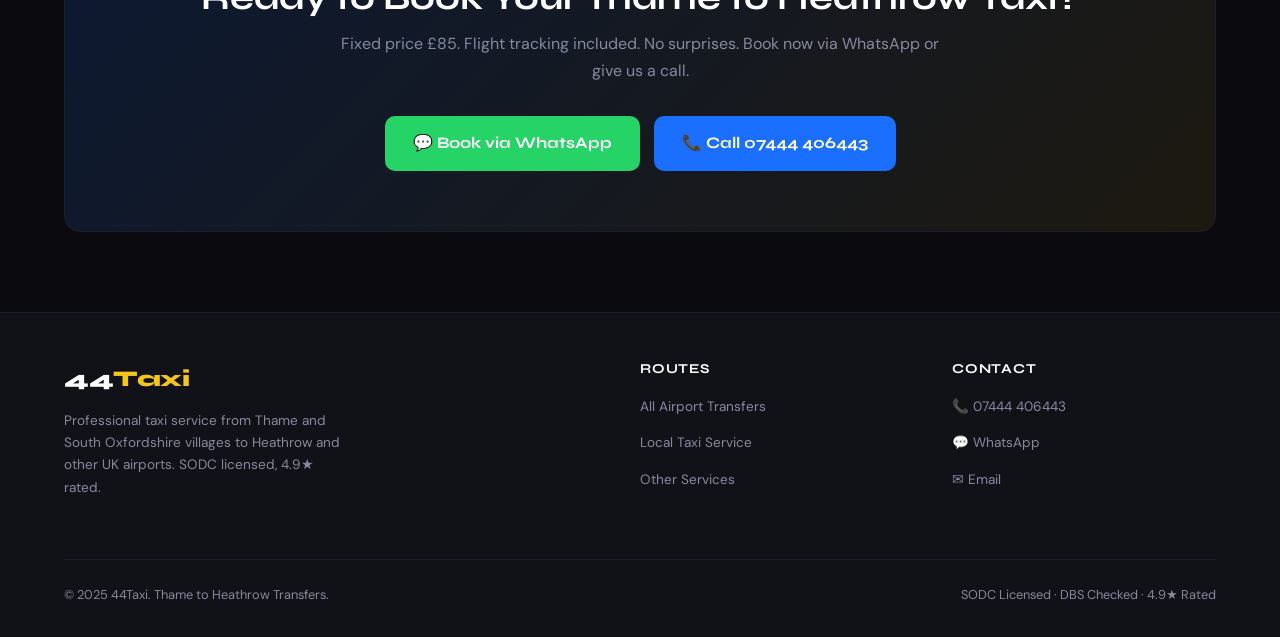
<file: thame-to-heathrow.html>
<!DOCTYPE html>
<html lang="en-GB">
<head>
  <meta charset="UTF-8" />
  <meta name="viewport" content="width=device-width, initial-scale=1.0" />
  <title>Taxi Thame to Heathrow Airport | Fixed Price £85 | 44Taxi</title>
  <meta name="description" content="Book a fixed-price taxi from Thame to Heathrow Airport. £85 from Thame town centre. Flight tracking, meet & greet, luggage help. Available 24/7. Call 07444 406443 or WhatsApp." />
  <meta name="keywords" content="taxi Thame to Heathrow, Thame airport taxi, Heathrow taxi from Thame, airport transfer Thame, Thame to Heathrow fixed price" />
  <link rel="canonical" href="https://www.44taxi.com/thame-to-heathrow" />

  <!-- Open Graph -->
  <meta property="og:title" content="Taxi Thame to Heathrow | Fixed Price £85 | 44Taxi" />
  <meta property="og:description" content="Fixed-price taxi from Thame to Heathrow Airport. £85 + airport fees. Flight tracking, meet & greet included. Book 24/7." />
  <meta property="og:type" content="website" />
  <meta property="og:url" content="https://www.44taxi.com/thame-to-heathrow" />
  <meta property="og:locale" content="en_GB" />

  <!-- Schema: BreadcrumbList + LocalBusiness + FAQPage -->
  <script type="application/ld+json">
  {
    "@context": "https://schema.org",
    "@graph": [
      {
        "@type": "BreadcrumbList",
        "itemListElement": [
          {
            "@type": "ListItem",
            "position": 1,
            "name": "Home",
            "item": "https://www.44taxi.com"
          },
          {
            "@type": "ListItem",
            "position": 2,
            "name": "Airport Transfers",
            "item": "https://www.44taxi.com/airport-transfers"
          },
          {
            "@type": "ListItem",
            "position": 3,
            "name": "Thame to Heathrow",
            "item": "https://www.44taxi.com/thame-to-heathrow"
          }
        ]
      },
      {
        "@type": "TaxiService",
        "@id": "https://www.44taxi.com/thame-to-heathrow#service",
        "name": "44Taxi Thame to Heathrow",
        "url": "https://www.44taxi.com/thame-to-heathrow",
        "telephone": "+447444406443",
        "email": "info@44taxi.com",
        "description": "Fixed-price taxi service from Thame town centre to London Heathrow Airport. £85 per journey. Flight tracking, meet & greet, luggage assistance included.",
        "areaServed": ["Thame","Oxfordshire","London"],
        "priceRange": "££",
        "aggregateRating": {
          "@type": "AggregateRating",
          "ratingValue": "4.9",
          "reviewCount": "51",
          "bestRating": "5"
        },
        "offers": {
          "@type": "Offer",
          "name": "Thame to Heathrow Airport Transfer",
          "price": "85",
          "priceCurrency": "GBP",
          "description": "Professional fixed-price taxi from Thame to Heathrow Airport. Includes flight monitoring, meet & greet at arrivals, luggage assistance, no charge for delays."
        }
      },
      {
        "@type": "FAQPage",
        "mainEntity": [
          {
            "@type": "Question",
            "name": "How much is a taxi from Thame to Heathrow?",
            "acceptedAnswer": {
              "@type": "Answer",
              "text": "Our fixed price is £85 plus Heathrow's drop-off fees (typically £4-5). The fare is confirmed before your journey with no hidden charges."
            }
          },
          {
            "@type": "Question",
            "name": "How long does it take from Thame to Heathrow?",
            "acceptedAnswer": {
              "@type": "Answer",
              "text": "Journey time is typically 60-75 minutes depending on traffic and time of day. We always allow extra time for early morning flights."
            }
          },
          {
            "@type": "Question",
            "name": "Do you track my flight from Thame to Heathrow?",
            "acceptedAnswer": {
              "@type": "Answer",
              "text": "Yes. We monitor your flight in real-time. If you land early or late, your driver adjusts accordingly — no extra charge for delays."
            }
          },
          {
            "@type": "Question",
            "name": "Can I book a taxi from Thame to Heathrow for an early morning flight?",
            "acceptedAnswer": {
              "@type": "Answer",
              "text": "Absolutely. We take pre-bookings for early morning pickups (4am, 5am onwards). Book the day before to confirm your driver."
            }
          },
          {
            "@type": "Question",
            "name": "What's included in the Thame to Heathrow taxi price?",
            "acceptedAnswer": {
              "@type": "Answer",
              "text": "Flight tracking, meet & greet at arrivals, professional driver, clean vehicle, luggage assistance, and no charge if your flight is delayed."
            }
          },
          {
            "@type": "Question",
            "name": "How do I book a taxi from Thame to Heathrow?",
            "acceptedAnswer": {
              "@type": "Answer",
              "text": "Message us on WhatsApp (07444 406443), call us, or use the booking form. Tell us your flight time and we'll confirm your fixed price and driver immediately."
            }
          }
        ]
      }
    ]
  }
  </script>

  <link rel="preconnect" href="https://fonts.googleapis.com" />
  <link rel="preconnect" href="https://fonts.gstatic.com" crossorigin />
  <link href="https://fonts.googleapis.com/css2?family=Syne:wght@600;700;800&family=DM+Sans:wght@400;500&display=swap" rel="stylesheet" />

  <style>
    *, *::before, *::after { box-sizing: border-box; margin: 0; padding: 0; }

    :root {
      --black: #0a0a0f;
      --dark: #111118;
      --card: #16161f;
      --border: #1e1e2a;
      --gold: #f5c518;
      --gold-dim: #c9a010;
      --blue: #1a6fff;
      --blue-dim: #1456cc;
      --text: #e8e8f0;
      --muted: #8888a0;
      --white: #ffffff;
      --radius: 10px;
      --success: #10b981;
    }

    html { scroll-behavior: smooth; }

    body {
      font-family: 'DM Sans', sans-serif;
      background: var(--black);
      color: var(--text);
      font-size: 16px;
      line-height: 1.65;
    }

    h1,h2,h3,h4 { font-family: 'Syne', sans-serif; line-height: 1.2; }

    a { color: inherit; text-decoration: none; }

    /* ── NAV ── */
    nav {
      position: sticky; top: 0; z-index: 100;
      background: rgba(10,10,15,0.95);
      backdrop-filter: blur(10px);
      border-bottom: 1px solid var(--border);
      padding: 0 5%;
      display: flex; align-items: center; justify-content: space-between;
      height: 64px;
    }
    .nav-logo {
      font-family: 'Syne', sans-serif;
      font-size: 1.4rem; font-weight: 800;
      color: var(--white);
      letter-spacing: -0.5px;
    }
    .nav-logo span { color: var(--gold); }
    .nav-links {
      display: flex; gap: 28px; list-style: none;
    }
    .nav-links a {
      font-size: 0.88rem; font-weight: 500;
      color: var(--muted);
      transition: color 0.2s;
    }
    .nav-links a:hover { color: var(--white); }
    .nav-cta {
      background: var(--gold);
      color: var(--black);
      font-family: 'Syne', sans-serif;
      font-weight: 700;
      font-size: 0.85rem;
      padding: 9px 20px;
      border-radius: 6px;
      transition: background 0.2s;
      cursor: pointer;
      border: none;
    }
    .nav-cta:hover { background: var(--gold-dim); }
    .nav-hamburger { display: none; flex-direction: column; gap: 5px; cursor: pointer; }
    .nav-hamburger span { width: 24px; height: 2px; background: var(--white); border-radius: 2px; }

    /* ── BREADCRUMB ── */
    .breadcrumb {
      padding: 16px 5%;
      font-size: 0.85rem;
      color: var(--muted);
      border-bottom: 1px solid var(--border);
    }
    .breadcrumb a { color: var(--blue); transition: color 0.2s; }
    .breadcrumb a:hover { color: var(--gold); }

    /* ── HERO ── */
    .hero {
      min-height: 80vh;
      display: flex; align-items: center;
      padding: 80px 5%;
      background:
        radial-gradient(ellipse 60% 50% at 70% 50%, rgba(26,111,255,0.12) 0%, transparent 70%),
        radial-gradient(ellipse 40% 40% at 30% 80%, rgba(245,197,24,0.06) 0%, transparent 60%),
        var(--black);
      position: relative; overflow: hidden;
    }
    .hero::before {
      content: '';
      position: absolute; inset: 0;
      background: repeating-linear-gradient(
        0deg,
        transparent, transparent 39px,
        rgba(255,255,255,0.015) 39px, rgba(255,255,255,0.015) 40px
      );
      pointer-events: none;
    }
    .hero-inner { max-width: 740px; position: relative; z-index: 1; }
    .hero h1 {
      font-size: clamp(2.4rem, 5vw, 3.4rem);
      font-weight: 800;
      color: var(--white);
      margin-bottom: 20px;
      line-height: 1.1;
    }
    .hero h1 em { font-style: normal; color: var(--gold); }
    .hero p {
      font-size: 1.05rem;
      color: var(--muted);
      margin-bottom: 32px;
      max-width: 600px;
    }
    .hero-btns { display: flex; flex-wrap: wrap; gap: 14px; }
    .btn-primary {
      display: inline-flex; align-items: center; gap: 8px;
      background: var(--gold);
      color: var(--black);
      font-family: 'Syne', sans-serif;
      font-weight: 700; font-size: 1rem;
      padding: 14px 28px; border-radius: var(--radius);
      transition: background 0.2s, transform 0.15s;
      cursor: pointer;
      border: none;
    }
    .btn-primary:hover { background: var(--gold-dim); transform: translateY(-1px); }
    .btn-secondary {
      display: inline-flex; align-items: center; gap: 8px;
      background: transparent;
      border: 1px solid var(--border);
      color: var(--text);
      font-family: 'Syne', sans-serif;
      font-weight: 600; font-size: 1rem;
      padding: 14px 28px; border-radius: var(--radius);
      transition: border-color 0.2s, color 0.2s;
      cursor: pointer;
    }
    .btn-secondary:hover { border-color: var(--muted); color: var(--white); }

    /* ── PRICE HERO ── */
    .price-hero {
      background: linear-gradient(135deg, rgba(245,197,24,0.12) 0%, rgba(26,111,255,0.08) 100%);
      border: 1px solid var(--border);
      border-radius: var(--radius);
      padding: 28px 32px;
      margin: -60px 5% 0;
      position: relative; z-index: 2;
      display: flex; gap: 32px; align-items: center;
      flex-wrap: wrap;
    }
    .price-hero-num {
      font-family: 'Syne', sans-serif;
      font-size: 2.8rem; font-weight: 800;
      color: var(--gold);
    }
    .price-hero-detail p { color: var(--muted); font-size: 0.88rem; margin-bottom: 4px; }
    .price-hero-detail p strong { color: var(--white); }

    /* ── SECTIONS ── */
    section { padding: 80px 5%; }
    .section-label {
      display: inline-block;
      font-size: 0.75rem; font-weight: 700;
      letter-spacing: 0.1em; text-transform: uppercase;
      color: var(--gold);
      margin-bottom: 12px;
    }
    .section-title {
      font-size: clamp(1.8rem, 3vw, 2.4rem);
      font-weight: 800;
      color: var(--white);
      margin-bottom: 16px;
    }
    .section-sub {
      color: var(--muted);
      max-width: 640px;
      margin-bottom: 40px;
      font-size: 1rem;
    }

    /* ── WHY CHOOSE ── */
    .why-grid {
      display: grid;
      grid-template-columns: repeat(auto-fit, minmax(240px, 1fr));
      gap: 24px;
    }
    .why-card {
      background: var(--card);
      border: 1px solid var(--border);
      border-radius: var(--radius);
      padding: 28px 24px;
      transition: border-color 0.2s;
    }
    .why-card:hover { border-color: rgba(245,197,24,0.4); }
    .why-icon { font-size: 2rem; margin-bottom: 12px; }
    .why-card h3 {
      font-size: 1rem; font-weight: 700;
      color: var(--white); margin-bottom: 8px;
    }
    .why-card p { font-size: 0.88rem; color: var(--muted); line-height: 1.6; }

    /* ── JOURNEY DETAILS ── */
    .journey { background: var(--dark); }
    .journey-grid {
      display: grid;
      grid-template-columns: repeat(auto-fit, minmax(220px, 1fr));
      gap: 20px;
      margin-bottom: 40px;
    }
    .journey-card {
      background: var(--card);
      border: 1px solid var(--border);
      border-radius: var(--radius);
      padding: 24px;
      text-align: center;
    }
    .journey-number {
      font-family: 'Syne', sans-serif;
      font-size: 2.2rem; font-weight: 800;
      color: var(--gold); margin-bottom: 8px;
    }
    .journey-label { font-size: 0.85rem; font-weight: 600; color: var(--text); }
    .journey-sub { font-size: 0.8rem; color: var(--muted); margin-top: 4px; }

    /* ── INCLUDED ── */
    .included {
      background: linear-gradient(135deg, rgba(26,111,255,0.08) 0%, rgba(245,197,24,0.04) 100%);
      border: 1px solid rgba(26,111,255,0.2);
      border-radius: var(--radius);
      padding: 40px 32px;
      margin: 0 5% 80px;
    }
    .included h3 {
      font-size: 1.15rem; font-weight: 700;
      color: var(--white); margin-bottom: 24px;
    }
    .included-list {
      list-style: none;
      display: grid;
      grid-template-columns: repeat(auto-fit, minmax(240px, 1fr));
      gap: 16px;
    }
    .included-list li {
      display: flex; gap: 12px; align-items: flex-start;
      font-size: 0.9rem; color: var(--text);
    }
    .included-list li::before {
      content: '✓';
      color: var(--success);
      font-weight: 800;
      flex-shrink: 0;
      font-size: 1.1rem;
    }

    /* ── BOOKING STEPS ── */
    .steps-grid {
      display: grid;
      grid-template-columns: repeat(auto-fit, minmax(240px, 1fr));
      gap: 20px;
    }
    .step {
      background: var(--card);
      border: 1px solid var(--border);
      border-radius: var(--radius);
      padding: 28px 24px;
      counter-increment: steps;
    }
    .step::before {
      content: counter(steps);
      display: block;
      font-family: 'Syne', sans-serif;
      font-size: 2rem; font-weight: 800;
      color: var(--gold);
      margin-bottom: 12px;
    }
    .step h4 {
      font-size: 0.95rem; font-weight: 700;
      color: var(--white); margin-bottom: 8px;
    }
    .step p { font-size: 0.83rem; color: var(--muted); line-height: 1.6; }
    .steps-grid { counter-reset: steps; }

    /* ── FAQ ── */
    .faq-list { max-width: 780px; }
    .faq-item {
      border-bottom: 1px solid var(--border);
      padding: 22px 0;
    }
    .faq-item:last-child { border-bottom: none; }
    .faq-q {
      font-family: 'Syne', sans-serif;
      font-size: 1rem; font-weight: 700;
      color: var(--white); cursor: pointer;
      display: flex; justify-content: space-between; align-items: center;
      user-select: none;
    }
    .faq-q::after { 
      content: '+'; 
      color: var(--gold); 
      font-size: 1.3rem;
    }
    .faq-q.open::after { 
      content: '−';
    }
    .faq-a {
      font-size: 0.88rem; color: var(--muted);
      line-height: 1.7; margin-top: 14px;
      display: none;
    }
    .faq-a.open { display: block; }

    /* ── CTA BANNER ── */
    .cta-banner {
      background: linear-gradient(135deg, rgba(26,111,255,0.15) 0%, rgba(245,197,24,0.08) 100%);
      border: 1px solid var(--border);
      border-radius: 16px;
      margin: 0 5% 80px;
      padding: 60px 5%;
      text-align: center;
    }
    .cta-banner h2 {
      font-size: clamp(1.6rem, 3vw, 2.2rem);
      color: var(--white); margin-bottom: 12px;
    }
    .cta-banner p { 
      color: var(--muted); 
      margin-bottom: 32px;
      max-width: 600px; 
      margin-left: auto; 
      margin-right: auto;
    }
    .cta-btns { display: flex; flex-wrap: wrap; gap: 14px; justify-content: center; }
    .btn-whatsapp {
      display: inline-flex; align-items: center; gap: 9px;
      background: #25d366;
      color: #fff;
      font-family: 'Syne', sans-serif;
      font-weight: 700; font-size: 1rem;
      padding: 14px 28px; border-radius: var(--radius);
      transition: background 0.2s;
      border: none;
      cursor: pointer;
    }
    .btn-whatsapp:hover { background: #1ebe59; }
    .btn-call {
      display: inline-flex; align-items: center; gap: 9px;
      background: var(--blue);
      color: #fff;
      font-family: 'Syne', sans-serif;
      font-weight: 700; font-size: 1rem;
      padding: 14px 28px; border-radius: var(--radius);
      transition: background 0.2s;
      border: none;
      cursor: pointer;
    }
    .btn-call:hover { background: var(--blue-dim); }

    /* ── TESTIMONIALS ── */
    .testimonials { background: var(--dark); }
    .testimonials-grid {
      display: grid;
      grid-template-columns: repeat(auto-fit, minmax(280px, 1fr));
      gap: 18px;
    }
    .testimonial-card {
      background: var(--card);
      border: 1px solid var(--border);
      border-radius: var(--radius);
      padding: 24px;
    }
    .stars { color: var(--gold); font-size: 0.9rem; margin-bottom: 10px; }
    .testimonial-text { 
      font-size: 0.88rem; 
      color: var(--muted); 
      line-height: 1.6; 
      margin-bottom: 12px;
      font-style: italic;
    }
    .testimonial-author { 
      font-size: 0.82rem; 
      font-weight: 600; 
      color: var(--white);
    }

    /* ── FOOTER ── */
    footer {
      background: var(--dark);
      border-top: 1px solid var(--border);
      padding: 48px 5% 32px;
    }
    .footer-grid {
      display: grid;
      grid-template-columns: 2fr 1fr 1fr;
      gap: 48px;
      margin-bottom: 40px;
    }
    .footer-brand p { font-size: 0.85rem; color: var(--muted); margin: 12px 0 20px; max-width: 280px; }
    .footer-col h4 {
      font-family: 'Syne', sans-serif;
      font-size: 0.85rem; font-weight: 700;
      color: var(--white); margin-bottom: 16px;
      text-transform: uppercase; letter-spacing: 0.06em;
    }
    .footer-col ul { list-style: none; }
    .footer-col ul li { margin-bottom: 10px; }
    .footer-col ul a { font-size: 0.85rem; color: var(--muted); transition: color 0.2s; }
    .footer-col ul a:hover { color: var(--white); }
    .footer-bottom {
      border-top: 1px solid var(--border);
      padding-top: 24px;
      display: flex; justify-content: space-between; align-items: center;
      font-size: 0.8rem; color: var(--muted);
      flex-wrap: wrap; gap: 8px;
    }

    /* ── FLOAT WHATSAPP ── */
    .float-wa {
      position: fixed; bottom: 24px; right: 24px; z-index: 999;
      background: #25d366;
      width: 56px; height: 56px;
      border-radius: 50%;
      display: flex; align-items: center; justify-content: center;
      box-shadow: 0 4px 20px rgba(37,211,102,0.4);
      transition: transform 0.2s;
    }
    .float-wa:hover { transform: scale(1.1); }
    .float-wa svg { width: 28px; height: 28px; fill: #fff; }

    /* ── MOBILE ── */
    @media (max-width: 768px) {
      .nav-links { display: none; }
      .nav-hamburger { display: flex; }
      .nav-links.open {
        display: flex; flex-direction: column;
        position: absolute; top: 64px; left: 0; right: 0;
        background: var(--dark);
        border-bottom: 1px solid var(--border);
        padding: 20px 5%;
        gap: 18px;
      }
      .hero { padding: 60px 5%; min-height: auto; }
      .price-hero { margin-top: -40px; flex-direction: column; text-align: center; }
      .footer-grid { grid-template-columns: 1fr; gap: 32px; }
      .footer-bottom { flex-direction: column; text-align: center; }
      section { padding: 60px 5%; }
    }
  </style>
</head>
<body>

<!-- NAV -->
<nav>
  <a href="/" class="nav-logo">44<span>Taxi</span></a>
  <ul class="nav-links" id="navLinks">
    <li><a href="/#services">Services</a></li>
    <li><a href="/airport-transfers">Airport Transfers</a></li>
    <li><a href="#why">Why Us</a></li>
    <li><a href="#faq">FAQ</a></li>
  </ul>
  <a href="https://wa.me/447444406443?text=Hi%2044Taxi%2C%20I%27d%20like%20to%20book%20from%20Thame%20to%20Heathrow" class="nav-cta" target="_blank" rel="noopener">📲 Book Now</a>
  <div class="nav-hamburger" id="hamburger" aria-label="Menu" role="button" tabindex="0">
    <span></span><span></span><span></span>
  </div>
</nav>

<!-- BREADCRUMB -->
<div class="breadcrumb">
  <a href="/">Home</a> / <a href="/airport-transfers">Airport Transfers</a> / Thame to Heathrow
</div>

<!-- HERO -->
<section class="hero">
  <div class="hero-inner">
    <h1>Taxi from <em>Thame to Heathrow</em></h1>
    <p>Fixed-price airport transfer from Thame town centre. Professional driver, real-time flight tracking, meet & greet at arrivals. No hidden fees. Available 24/7.</p>
    <div class="hero-btns">
      <a href="https://wa.me/447444406443?text=Hi%2044Taxi%2C%20I%27d%20like%20to%20book%20from%20Thame%20to%20Heathrow%20on%20%5Bdate%5D" class="btn-primary" target="_blank" rel="noopener">
        💬 Book via WhatsApp
      </a>
      <a href="tel:+447444406443" class="btn-secondary">📞 07444 406443</a>
    </div>
  </div>
</section>

<!-- PRICE HERO -->
<div class="price-hero">
  <div class="price-hero-num">£85</div>
  <div class="price-hero-detail">
    <p><strong>Fixed Price</strong></p>
    <p>From Thame to Heathrow + airport fees</p>
    <p style="margin-top: 8px; font-size: 0.8rem;">Flight tracking, meet & greet, luggage help included</p>
  </div>
</div>

<!-- WHY CHOOSE -->
<section id="why">
  <div class="section-label">Why Book With 44Taxi</div>
  <h2 class="section-title">The Smarter Way to Get to Heathrow</h2>
  <p class="section-sub">Forget app-based metering taxis and inflated airport transfer prices. Book a fixed-price journey you can rely on.</p>
  <div class="why-grid">
    <div class="why-card">
      <div class="why-icon">💰</div>
      <h3>Fixed Price — No Surprises</h3>
      <p>£85 from Thame to Heathrow, confirmed before you leave. No surge pricing. No meter running. No last-minute hikes.</p>
    </div>
    <div class="why-card">
      <div class="why-icon">✈</div>
      <h3>Real-Time Flight Tracking</h3>
      <p>We monitor your flight. If you land early or late, your driver adjusts. No extra charge for delays — it's all included.</p>
    </div>
    <div class="why-card">
      <div class="why-icon">🎯</div>
      <h3>Meet & Greet at Arrivals</h3>
      <p>Your driver waits at arrivals with a name board. No wandering around looking for your taxi. We find you.</p>
    </div>
    <div class="why-card">
      <div class="why-icon">🧳</div>
      <h3>Luggage Help & Professional Service</h3>
      <p>We help with bags. Professional driver. Clean, comfortable car. Every journey is about getting you home safely.</p>
    </div>
    <div class="why-card">
      <div class="why-icon">🪪</div>
      <h3>SODC Licensed & Vetted</h3>
      <p>All drivers are fully licensed by South Oxfordshire District Council and DBS checked. Safety is our priority.</p>
    </div>
    <div class="why-card">
      <div class="why-icon">⭐</div>
      <h3>4.9★ Rated by Real Passengers</h3>
      <p>51 5-star Google reviews from people just like you. Read what our passengers say about us.</p>
    </div>
  </div>
</section>

<!-- JOURNEY DETAILS -->
<section class="journey">
  <div class="section-label">Journey Overview</div>
  <h2 class="section-title">Thame to Heathrow at a Glance</h2>
  <div class="journey-grid">
    <div class="journey-card">
      <div class="journey-number">60–75m</div>
      <div class="journey-label">Typical Journey Time</div>
      <div class="journey-sub">Depending on traffic. We allow extra time for early flights.</div>
    </div>
    <div class="journey-card">
      <div class="journey-number">~20 mi</div>
      <div class="journey-label">Distance</div>
      <div class="journey-sub">From Thame town centre to Heathrow terminals.</div>
    </div>
    <div class="journey-card">
      <div class="journey-number">24/7</div>
      <div class="journey-label">Available Anytime</div>
      <div class="journey-sub">Early morning, late night, weekends — we're always ready.</div>
    </div>
    <div class="journey-card">
      <div class="journey-number">4am+</div>
      <div class="journey-label">Early Pickups</div>
      <div class="journey-sub">Need a 4am, 5am, or 6am pickup? We pre-book them.</div>
    </div>
  </div>
</section>

<!-- WHAT'S INCLUDED -->
<div class="included">
  <h3>What's Included in Your £85 Fare</h3>
  <ul class="included-list">
    <li>Professional, SODC-licensed driver</li>
    <li>Real-time flight monitoring & tracking</li>
    <li>Meet & Greet at Heathrow arrivals</li>
    <li>No charge if your flight is delayed</li>
    <li>Luggage assistance (help with bags)</li>
    <li>Clean, comfortable, executive-standard vehicle</li>
    <li>Door-to-door service from your Thame location</li>
    <li>No hidden fees or meter charges</li>
  </ul>
</div>

<!-- HOW TO BOOK -->
<section style="background: var(--dark);">
  <div class="section-label">Booking Process</div>
  <h2 class="section-title">How to Book Your Thame to Heathrow Taxi</h2>
  <p class="section-sub">Simple, quick, transparent. Three ways to book.</p>
  <div class="steps-grid">
    <div class="step">
      <h4>Message on WhatsApp</h4>
      <p>Send us a message on 07444 406443 with your flight time and pickup location. We'll quote you £85 and book your driver.</p>
    </div>
    <div class="step">
      <h4>Give Us a Call</h4>
      <p>Call 07444 406443 directly. Talk to a real person who knows the Thame to Heathrow route inside out.</p>
    </div>
    <div class="step">
      <h4>Use the Booking Form</h4>
      <p>Fill in the form with your details and we'll confirm your booking within minutes. Email confirmation sent immediately.</p>
    </div>
    <div class="step">
      <h4>Get Driver Details</h4>
      <p>Once booked, you'll get your driver's name, phone number, and vehicle details. No surprises on the day.</p>
    </div>
    <div class="step">
      <h4>We Track Your Flight</h4>
      <p>On the day, we monitor your flight online. If there's a delay or early arrival, your driver adjusts automatically.</p>
    </div>
    <div class="step">
      <h4>Meet at Arrivals</h4>
      <p>Exit baggage claim and look for the 44Taxi name board. Your driver is waiting. Pay the agreed £85 and relax home.</p>
    </div>
  </div>
</section>

<!-- TESTIMONIALS -->
<section class="testimonials">
  <div class="section-label">Real Reviews</div>
  <h2 class="section-title">What Thame Passengers Say</h2>
  <div class="testimonials-grid">
    <div class="testimonial-card">
      <div class="stars">★★★★★</div>
      <div class="testimonial-text">"Booked 44Taxi for my 5am Heathrow run. Driver was early, professional, and helpful with luggage. Exactly what I needed before a long flight."</div>
      <div class="testimonial-author">Rebecca T., Thame</div>
    </div>
    <div class="testimonial-card">
      <div class="stars">★★★★★</div>
      <div class="testimonial-text">"Coming home from Heathrow after a 12-hour flight, I was exhausted. The driver tracked my flight, met me at arrivals, and got me home safely. Fixed price was fair too."</div>
      <div class="testimonial-author">Mark L., Thame</div>
    </div>
    <div class="testimonial-card">
      <div class="stars">★★★★★</div>
      <div class="testimonial-text">"Used 44Taxi twice now. Professional, clean cars, friendly drivers, no hidden fees. Beats calling cabs from the airport. Highly recommend to anyone in Thame."</div>
      <div class="testimonial-author">Sarah K., Thame</div>
    </div>
  </div>
</section>

<!-- FAQ -->
<section id="faq">
  <div class="section-label">Questions</div>
  <h2 class="section-title">Thame to Heathrow FAQ</h2>
  <div class="faq-list">
    <div class="faq-item">
      <div class="faq-q" tabindex="0">How much does a taxi cost from Thame to Heathrow?</div>
      <div class="faq-a">Our fixed price is £85 from Thame town centre to Heathrow Airport, plus Heathrow's drop-off fee (usually £4–5). Everything else is included in the £85.</div>
    </div>
    <div class="faq-item">
      <div class="faq-q" tabindex="0">How long does the journey take from Thame to Heathrow?</div>
      <div class="faq-a">Typically 60–75 minutes depending on traffic and time of day. For early morning flights, we always allow extra time. Your driver will confirm estimated arrival time when you book.</div>
    </div>
    <div class="faq-item">
      <div class="faq-q" tabindex="0">Do you track my flight?</div>
      <div class="faq-a">Yes. We monitor your flight in real-time on the day of your transfer. If you land early, your driver comes sooner. If there's a delay, they wait — no extra charge.</div>
    </div>
    <div class="faq-item">
      <div class="faq-q" tabindex="0">Can I book for an early morning pickup (4am, 5am)?</div>
      <div class="faq-a">Absolutely. We take pre-bookings for early morning airport runs. Book the day before and we'll confirm your driver. No issues with 4am pickups.</div>
    </div>
    <div class="faq-item">
      <div class="faq-q" tabindex="0">What if my flight is delayed?</div>
      <div class="faq-a">No problem. We monitor delays and adjust your driver's timing automatically. There's no extra charge for delays — it's all included in the £85 fixed price.</div>
    </div>
    <div class="faq-item">
      <div class="faq-q" tabindex="0">How do I book a taxi from Thame to Heathrow?</div>
      <div class="faq-a">Message us on WhatsApp (07444 406443), call us, or use the booking form. Give us your flight time and pickup location, and we'll confirm your fixed price and driver details immediately.</div>
    </div>
  </div>
</section>

<!-- CTA BANNER -->
<div class="cta-banner">
  <h2>Ready to Book Your Thame to Heathrow Taxi?</h2>
  <p>Fixed price £85. Flight tracking included. No surprises. Book now via WhatsApp or give us a call.</p>
  <div class="cta-btns">
    <a href="https://wa.me/447444406443?text=Hi%2044Taxi%2C%20I%27d%20like%20to%20book%20from%20Thame%20to%20Heathrow%20on%20%5Bdate%5D" class="btn-whatsapp" target="_blank" rel="noopener">
      💬 Book via WhatsApp
    </a>
    <a href="tel:+447444406443" class="btn-call">📞 Call 07444 406443</a>
  </div>
</div>

<!-- FOOTER -->
<footer>
  <div class="footer-grid">
    <div class="footer-brand">
      <div class="nav-logo" style="margin-bottom: 8px;">44<span style="color:var(--gold)">Taxi</span></div>
      <p>Professional taxi service from Thame and South Oxfordshire villages to Heathrow and other UK airports. SODC licensed, 4.9★ rated.</p>
    </div>
    <div class="footer-col">
      <h4>Routes</h4>
      <ul>
        <li><a href="/airport-transfers">All Airport Transfers</a></li>
        <li><a href="/">Local Taxi Service</a></li>
        <li><a href="/#services">Other Services</a></li>
      </ul>
    </div>
    <div class="footer-col">
      <h4>Contact</h4>
      <ul>
        <li><a href="tel:+447444406443">📞 07444 406443</a></li>
        <li><a href="https://wa.me/447444406443" target="_blank" rel="noopener">💬 WhatsApp</a></li>
        <li><a href="mailto:info@44taxi.com">✉ Email</a></li>
      </ul>
    </div>
  </div>
  <div class="footer-bottom">
    <span>© 2025 44Taxi. Thame to Heathrow Transfers.</span>
    <span>SODC Licensed · DBS Checked · 4.9★ Rated</span>
  </div>
</footer>

<!-- FLOATING WHATSAPP -->
<a href="https://wa.me/447444406443?text=Hi%2044Taxi%2C%20I%27d%20like%20to%20book%20from%20Thame%20to%20Heathrow" class="float-wa" target="_blank" rel="noopener" aria-label="Chat on WhatsApp">
  <svg viewBox="0 0 24 24"><path d="M17.472 14.382c-.297-.149-1.758-.867-2.03-.967-.273-.099-.471-.148-.67.15-.197.297-.767.966-.94 1.164-.173.199-.347.223-.644.075-.297-.15-1.255-.463-2.39-1.475-.883-.788-1.48-1.761-1.653-2.059-.173-.297-.018-.458.13-.606.134-.133.298-.347.446-.52.149-.174.198-.298.298-.497.099-.198.05-.371-.025-.52-.075-.149-.669-1.612-.916-2.207-.242-.579-.487-.5-.669-.51-.173-.008-.371-.01-.57-.01-.198 0-.52.074-.792.372-.272.297-1.04 1.016-1.04 2.479 0 1.462 1.065 2.875 1.213 3.074.149.198 2.096 3.2 5.077 4.487.709.306 1.262.489 1.694.625.712.227 1.36.195 1.871.118.571-.085 1.758-.719 2.006-1.413.248-.694.248-1.289.173-1.413-.074-.124-.272-.198-.57-.347m-5.421 7.403h-.004a9.87 9.87 0 01-5.031-1.378l-.361-.214-3.741.982.998-3.648-.235-.374a9.86 9.86 0 01-1.51-5.26c.001-5.45 4.436-9.884 9.888-9.884 2.64 0 5.122 1.03 6.988 2.898a9.825 9.825 0 012.893 6.994c-.003 5.45-4.437 9.884-9.885 9.884m8.413-18.297A11.815 11.815 0 0012.05 0C5.495 0 .16 5.335.157 11.892c0 2.096.547 4.142 1.588 5.945L.057 24l6.305-1.654a11.882 11.882 0 005.683 1.448h.005c6.554 0 11.89-5.335 11.893-11.893a11.821 11.821 0 00-3.48-8.413z"/></svg>
</a>

<script>
  // Mobile nav
  const hamburger = document.getElementById('hamburger');
  const navLinks = document.getElementById('navLinks');
  hamburger?.addEventListener('click', () => navLinks.classList.toggle('open'));

  // FAQ accordion
  document.querySelectorAll('.faq-q').forEach(q => {
    q.addEventListener('click', () => {
      const a = q.nextElementSibling;
      const isOpen = q.classList.contains('open');
      document.querySelectorAll('.faq-q').forEach(oq => {
        oq.classList.remove('open');
        oq.nextElementSibling.classList.remove('open');
      });
      if (!isOpen) { q.classList.add('open'); a.classList.add('open'); }
    });
    q.addEventListener('keydown', e => { if (e.key === 'Enter' || e.key === ' ') { e.preventDefault(); q.click(); } });
  });
</script>
</body>
</html>
</file>
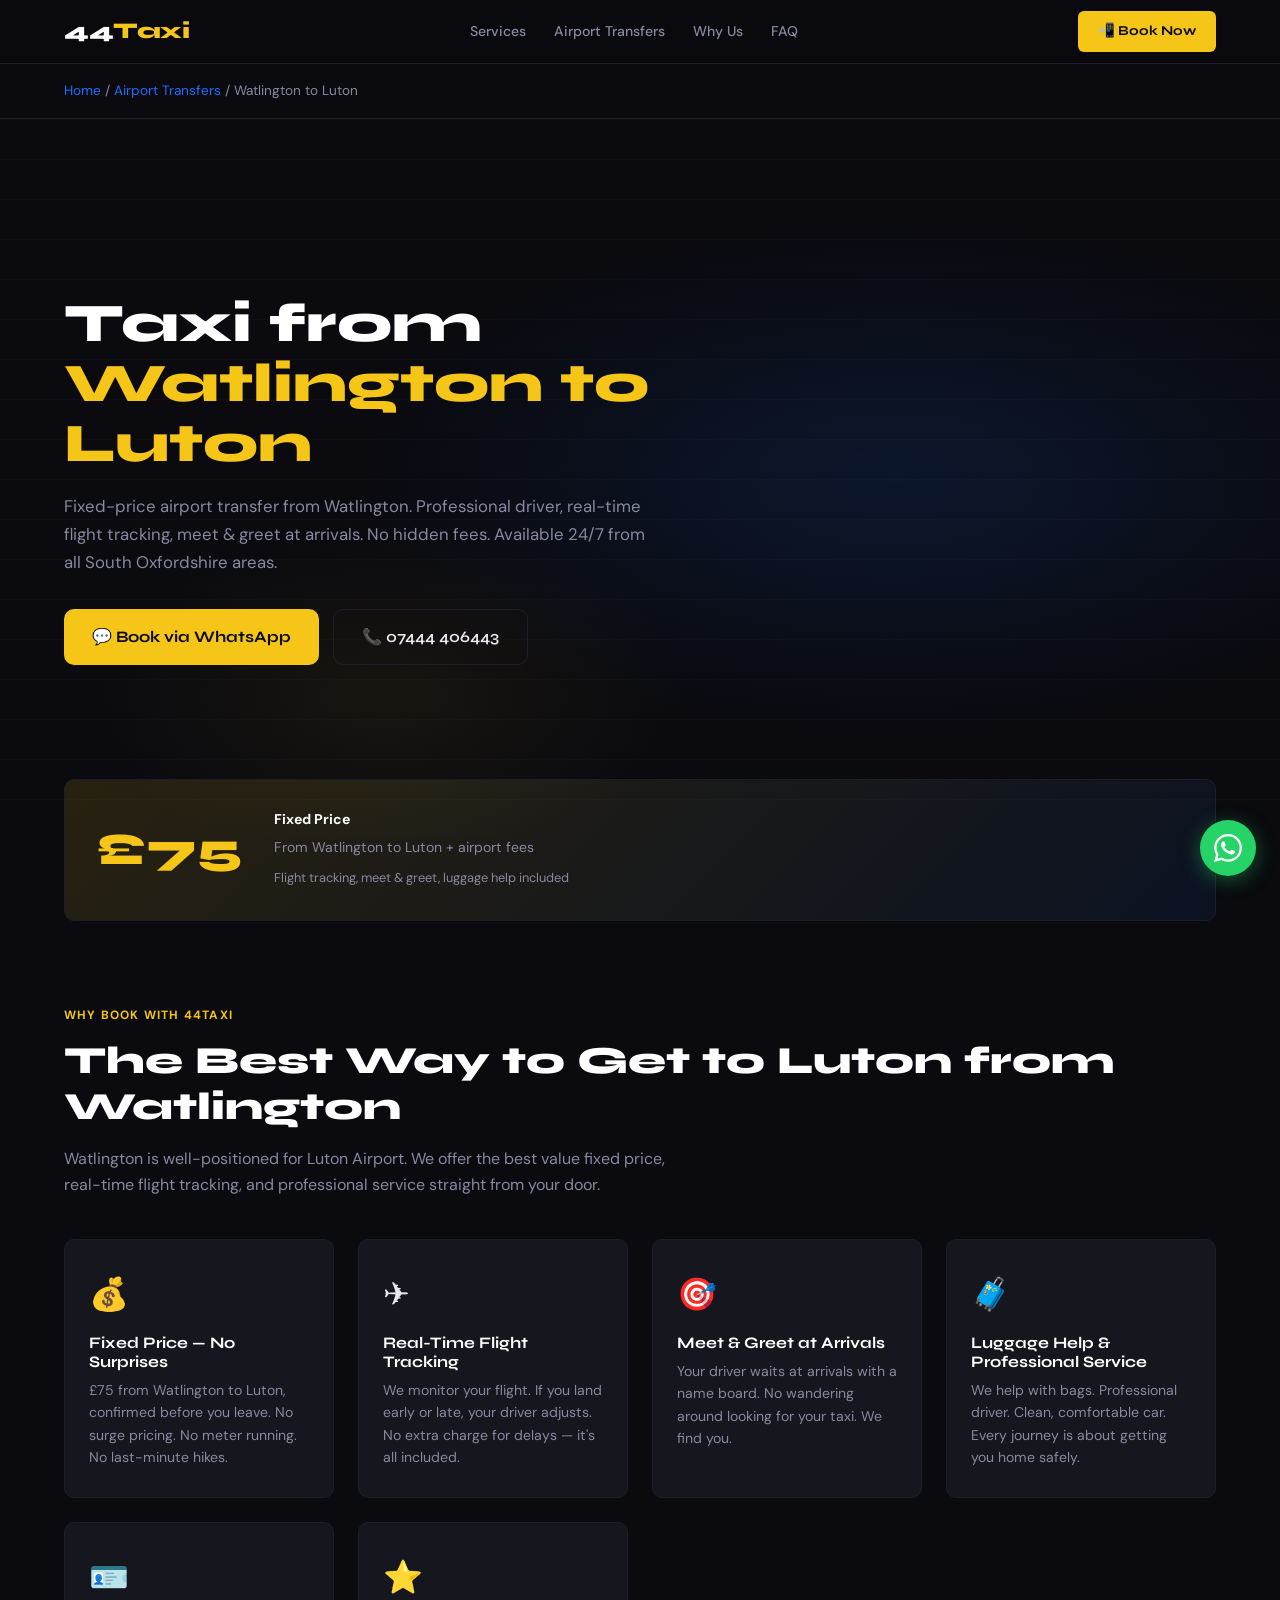
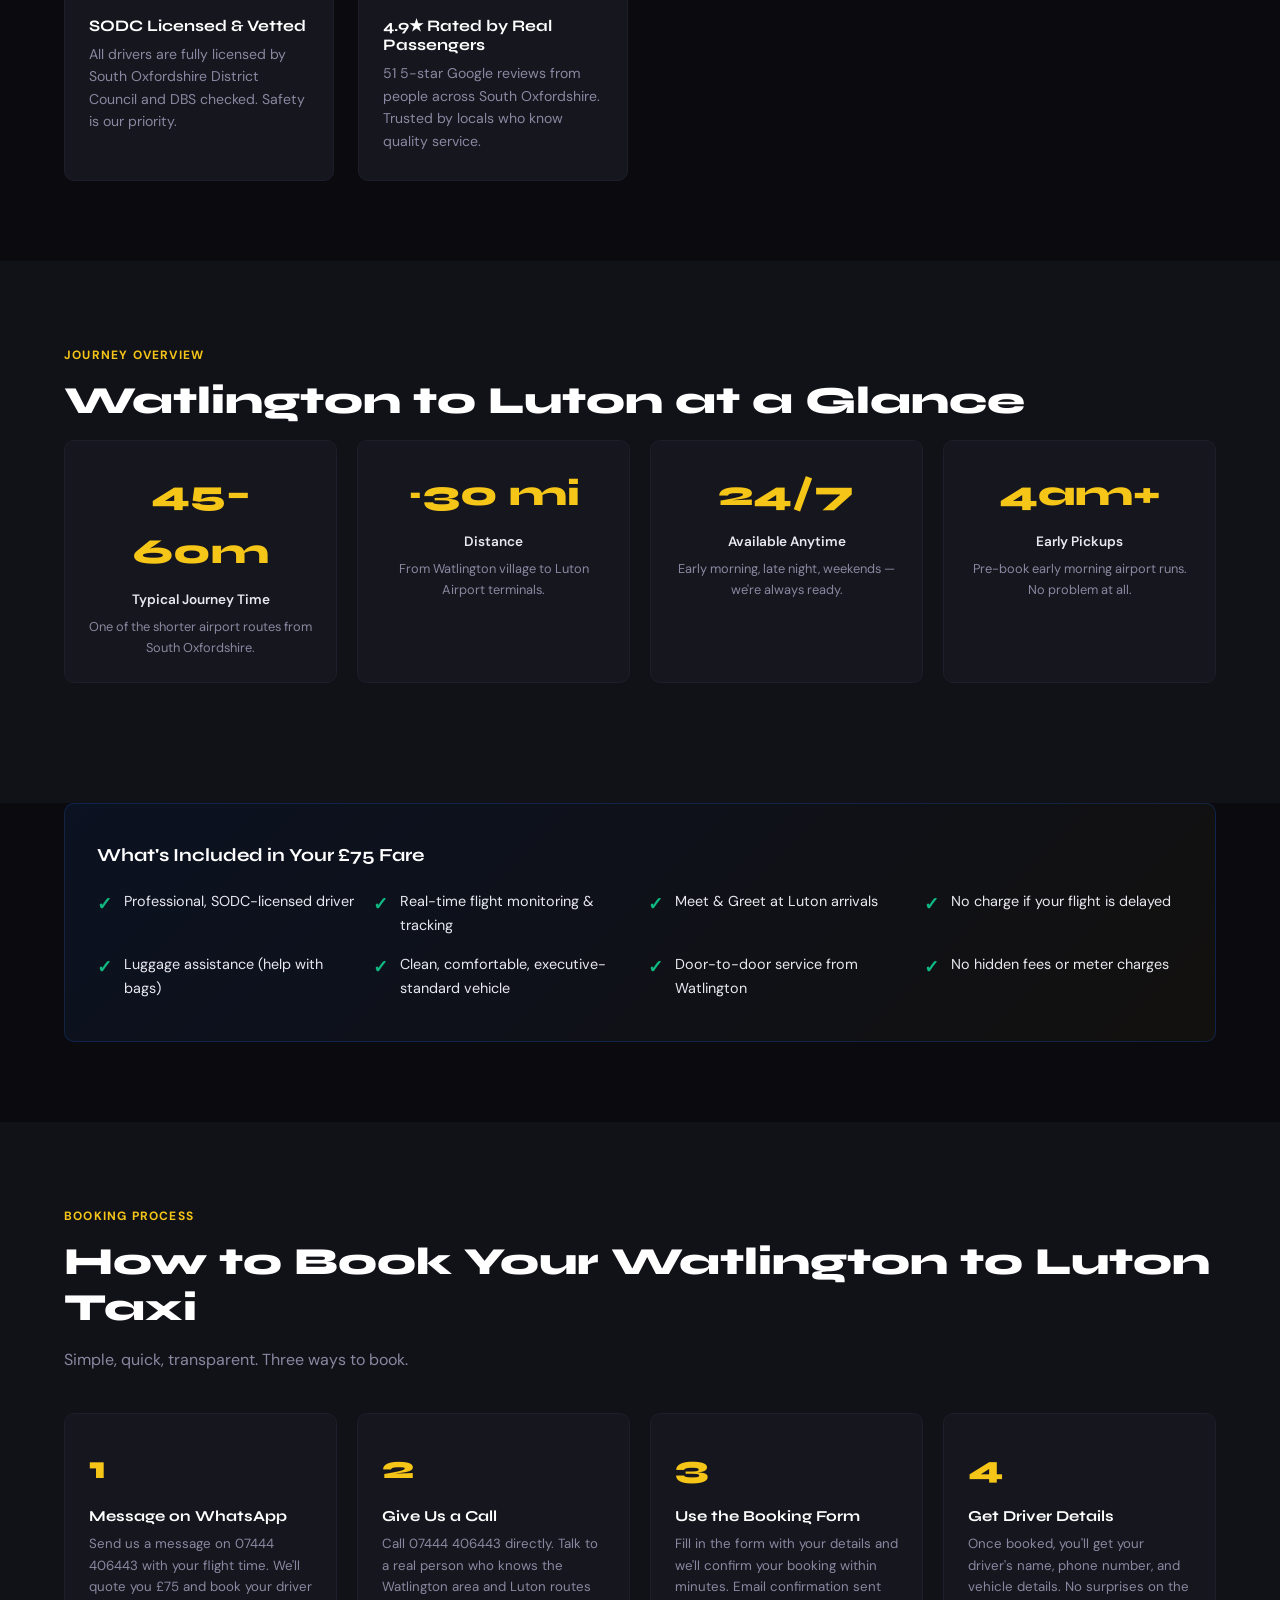
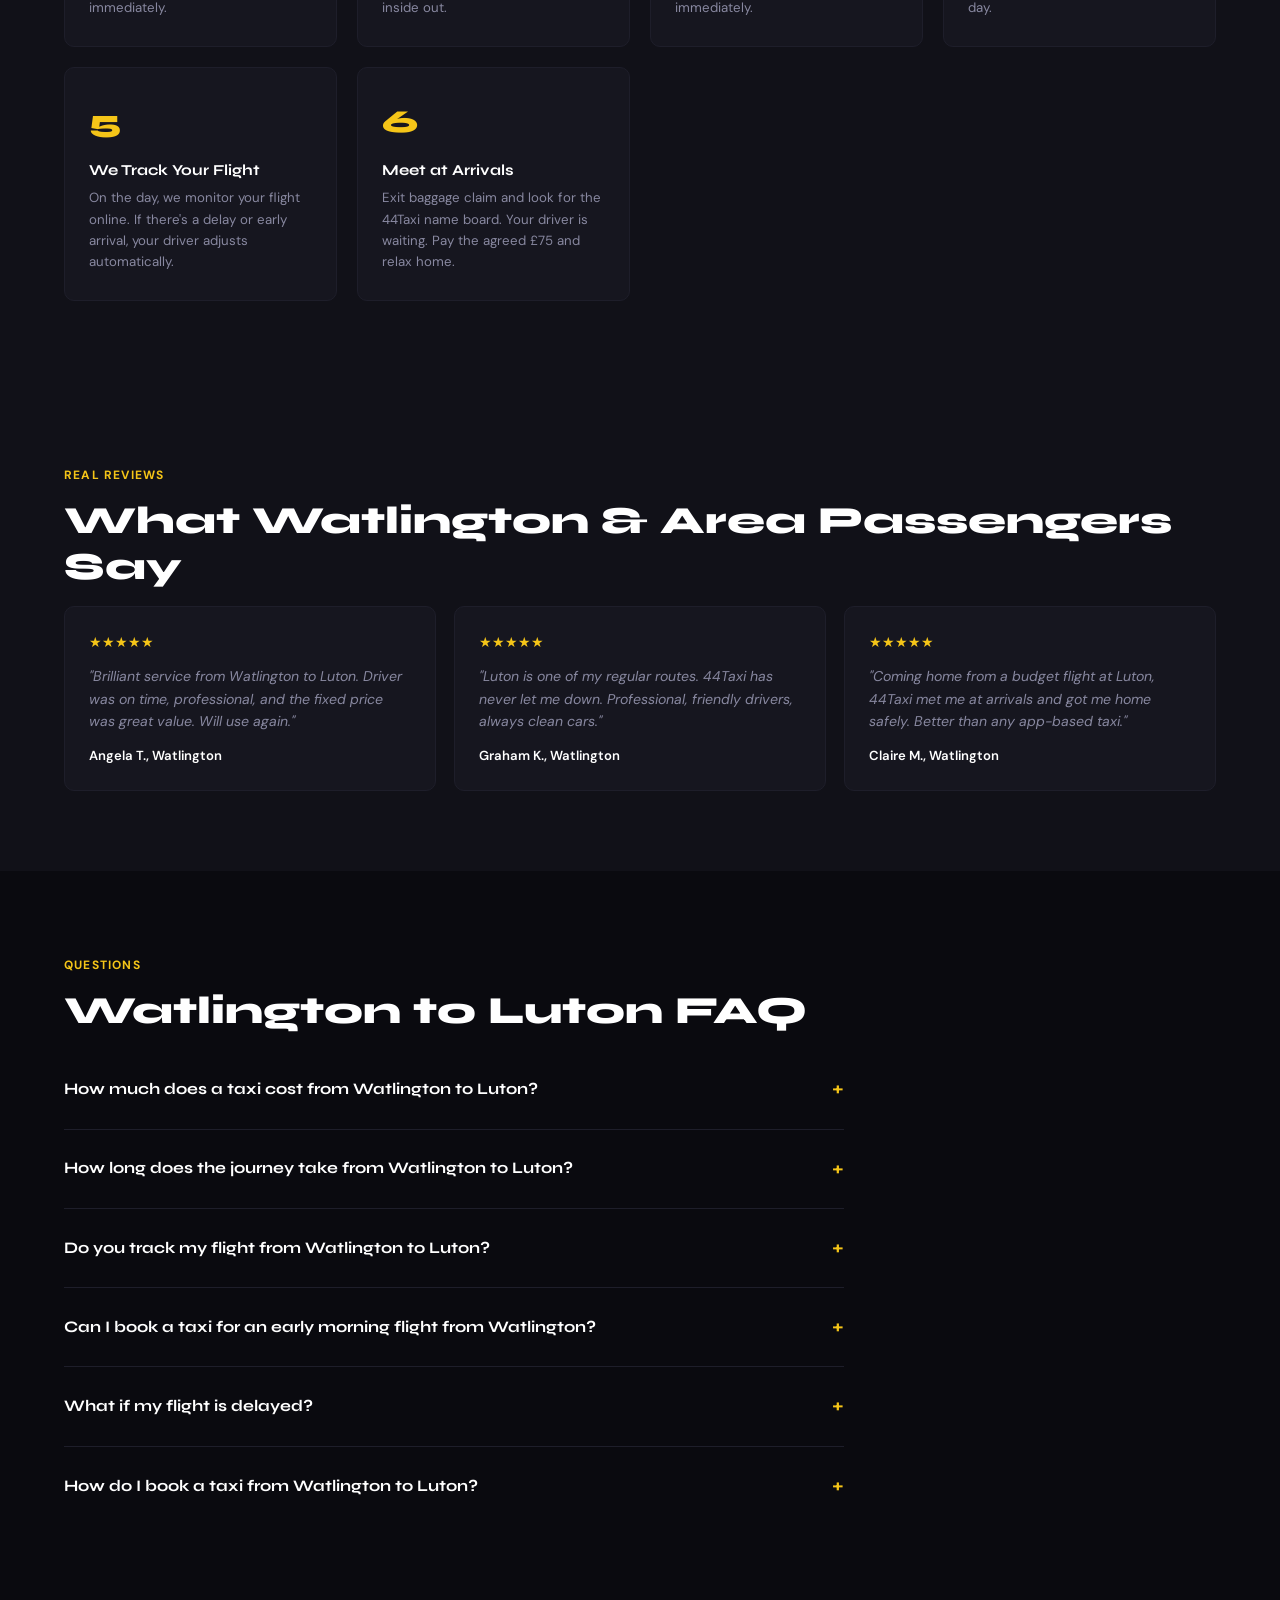
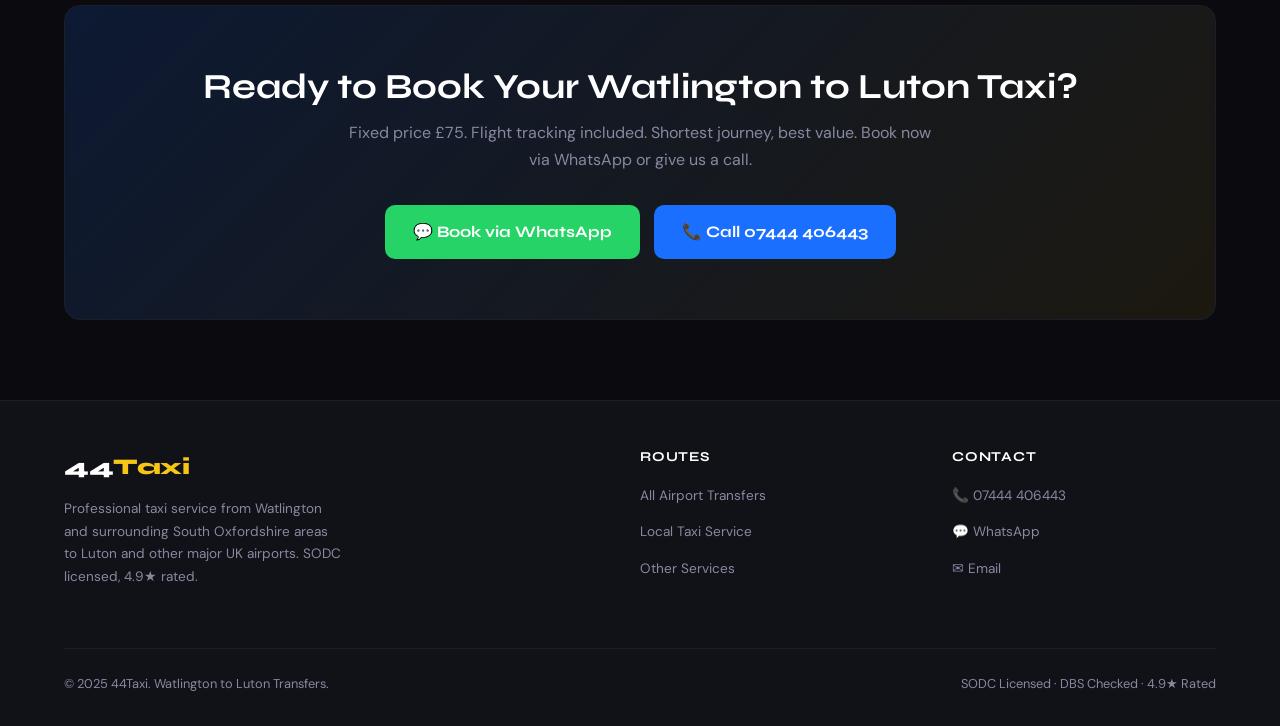
<file: watlington-to-luton.html>
<!DOCTYPE html>
<html lang="en-GB">
<head>
  <meta charset="UTF-8" />
  <meta name="viewport" content="width=device-width, initial-scale=1.0" />
  <title>Taxi Watlington to Luton Airport | Fixed Price £75 | 44Taxi</title>
  <meta name="description" content="Book a fixed-price taxi from Watlington to Luton Airport. £75 from Watlington South Oxfordshire. Flight tracking, meet & greet, luggage help. Available 24/7. Call 07444 406443." />
  <meta name="keywords" content="taxi Watlington to Luton, Watlington airport taxi, Luton taxi from Watlington, airport transfer Watlington, Watlington to Luton fixed price" />
  <link rel="canonical" href="https://www.44taxi.com/watlington-to-luton" />

  <!-- Open Graph -->
  <meta property="og:title" content="Taxi Watlington to Luton | Fixed Price £75 | 44Taxi" />
  <meta property="og:description" content="Fixed-price taxi from Watlington to Luton Airport. £75 + airport fees. Flight tracking, meet & greet included. Book 24/7." />
  <meta property="og:type" content="website" />
  <meta property="og:url" content="https://www.44taxi.com/watlington-to-luton" />
  <meta property="og:locale" content="en_GB" />

  <!-- Schema: BreadcrumbList + LocalBusiness + FAQPage -->
  <script type="application/ld+json">
  {
    "@context": "https://schema.org",
    "@graph": [
      {
        "@type": "BreadcrumbList",
        "itemListElement": [
          {
            "@type": "ListItem",
            "position": 1,
            "name": "Home",
            "item": "https://www.44taxi.com"
          },
          {
            "@type": "ListItem",
            "position": 2,
            "name": "Airport Transfers",
            "item": "https://www.44taxi.com/airport-transfers"
          },
          {
            "@type": "ListItem",
            "position": 3,
            "name": "Watlington to Luton",
            "item": "https://www.44taxi.com/watlington-to-luton"
          }
        ]
      },
      {
        "@type": "TaxiService",
        "@id": "https://www.44taxi.com/watlington-to-luton#service",
        "name": "44Taxi Watlington to Luton",
        "url": "https://www.44taxi.com/watlington-to-luton",
        "telephone": "+447444406443",
        "email": "info@44taxi.com",
        "description": "Fixed-price taxi service from Watlington to London Luton Airport. £75 per journey. Flight tracking, meet & greet, luggage assistance included.",
        "areaServed": ["Watlington","Oxfordshire","London"],
        "priceRange": "££",
        "aggregateRating": {
          "@type": "AggregateRating",
          "ratingValue": "4.9",
          "reviewCount": "51",
          "bestRating": "5"
        },
        "offers": {
          "@type": "Offer",
          "name": "Watlington to Luton Airport Transfer",
          "price": "75",
          "priceCurrency": "GBP",
          "description": "Professional fixed-price taxi from Watlington to Luton Airport. Includes flight monitoring, meet & greet at arrivals, luggage assistance, no charge for delays."
        }
      },
      {
        "@type": "FAQPage",
        "mainEntity": [
          {
            "@type": "Question",
            "name": "How much is a taxi from Watlington to Luton?",
            "acceptedAnswer": {
              "@type": "Answer",
              "text": "Our fixed price is £75 plus Luton's drop-off fees. The fare is confirmed before your journey with no hidden charges."
            }
          },
          {
            "@type": "Question",
            "name": "How long does it take from Watlington to Luton?",
            "acceptedAnswer": {
              "@type": "Answer",
              "text": "Journey time is typically 45–60 minutes depending on traffic. Luton is one of the closer airports from Watlington."
            }
          },
          {
            "@type": "Question",
            "name": "Do you track my flight from Watlington to Luton?",
            "acceptedAnswer": {
              "@type": "Answer",
              "text": "Yes. We monitor your flight in real-time. If you land early or late, your driver adjusts accordingly — no extra charge for delays."
            }
          },
          {
            "@type": "Question",
            "name": "Can I book a taxi from Watlington to Luton for an early morning flight?",
            "acceptedAnswer": {
              "@type": "Answer",
              "text": "Absolutely. We take pre-bookings for early morning pickups. Book the day before to confirm your driver."
            }
          },
          {
            "@type": "Question",
            "name": "What's included in the Watlington to Luton taxi price?",
            "acceptedAnswer": {
              "@type": "Answer",
              "text": "Flight tracking, meet & greet at arrivals, professional driver, clean vehicle, luggage assistance, and no charge if your flight is delayed."
            }
          },
          {
            "@type": "Question",
            "name": "How do I book a taxi from Watlington to Luton?",
            "acceptedAnswer": {
              "@type": "Answer",
              "text": "Message us on WhatsApp (07444 406443), call us, or use the booking form. Tell us your flight time and we'll confirm your fixed price immediately."
            }
          }
        ]
      }
    ]
  }
  </script>

  <link rel="preconnect" href="https://fonts.googleapis.com" />
  <link rel="preconnect" href="https://fonts.gstatic.com" crossorigin />
  <link href="https://fonts.googleapis.com/css2?family=Syne:wght@600;700;800&family=DM+Sans:wght@400;500&display=swap" rel="stylesheet" />

  <style>
    *, *::before, *::after { box-sizing: border-box; margin: 0; padding: 0; }

    :root {
      --black: #0a0a0f;
      --dark: #111118;
      --card: #16161f;
      --border: #1e1e2a;
      --gold: #f5c518;
      --gold-dim: #c9a010;
      --blue: #1a6fff;
      --blue-dim: #1456cc;
      --text: #e8e8f0;
      --muted: #8888a0;
      --white: #ffffff;
      --radius: 10px;
      --success: #10b981;
    }

    html { scroll-behavior: smooth; }

    body {
      font-family: 'DM Sans', sans-serif;
      background: var(--black);
      color: var(--text);
      font-size: 16px;
      line-height: 1.65;
    }

    h1,h2,h3,h4 { font-family: 'Syne', sans-serif; line-height: 1.2; }

    a { color: inherit; text-decoration: none; }

    nav {
      position: sticky; top: 0; z-index: 100;
      background: rgba(10,10,15,0.95);
      backdrop-filter: blur(10px);
      border-bottom: 1px solid var(--border);
      padding: 0 5%;
      display: flex; align-items: center; justify-content: space-between;
      height: 64px;
    }
    .nav-logo {
      font-family: 'Syne', sans-serif;
      font-size: 1.4rem; font-weight: 800;
      color: var(--white);
      letter-spacing: -0.5px;
    }
    .nav-logo span { color: var(--gold); }
    .nav-links { display: flex; gap: 28px; list-style: none; }
    .nav-links a {
      font-size: 0.88rem; font-weight: 500;
      color: var(--muted);
      transition: color 0.2s;
    }
    .nav-links a:hover { color: var(--white); }
    .nav-cta {
      background: var(--gold);
      color: var(--black);
      font-family: 'Syne', sans-serif;
      font-weight: 700;
      font-size: 0.85rem;
      padding: 9px 20px;
      border-radius: 6px;
      transition: background 0.2s;
      cursor: pointer;
      border: none;
    }
    .nav-cta:hover { background: var(--gold-dim); }
    .nav-hamburger { display: none; flex-direction: column; gap: 5px; cursor: pointer; }
    .nav-hamburger span { width: 24px; height: 2px; background: var(--white); border-radius: 2px; }

    .breadcrumb {
      padding: 16px 5%;
      font-size: 0.85rem;
      color: var(--muted);
      border-bottom: 1px solid var(--border);
    }
    .breadcrumb a { color: var(--blue); transition: color 0.2s; }
    .breadcrumb a:hover { color: var(--gold); }

    .hero {
      min-height: 80vh;
      display: flex; align-items: center;
      padding: 80px 5%;
      background:
        radial-gradient(ellipse 60% 50% at 70% 50%, rgba(26,111,255,0.12) 0%, transparent 70%),
        radial-gradient(ellipse 40% 40% at 30% 80%, rgba(245,197,24,0.06) 0%, transparent 60%),
        var(--black);
      position: relative; overflow: hidden;
    }
    .hero::before {
      content: '';
      position: absolute; inset: 0;
      background: repeating-linear-gradient(
        0deg,
        transparent, transparent 39px,
        rgba(255,255,255,0.015) 39px, rgba(255,255,255,0.015) 40px
      );
      pointer-events: none;
    }
    .hero-inner { max-width: 740px; position: relative; z-index: 1; }
    .hero h1 {
      font-size: clamp(2.4rem, 5vw, 3.4rem);
      font-weight: 800;
      color: var(--white);
      margin-bottom: 20px;
      line-height: 1.1;
    }
    .hero h1 em { font-style: normal; color: var(--gold); }
    .hero p {
      font-size: 1.05rem;
      color: var(--muted);
      margin-bottom: 32px;
      max-width: 600px;
    }
    .hero-btns { display: flex; flex-wrap: wrap; gap: 14px; }
    .btn-primary {
      display: inline-flex; align-items: center; gap: 8px;
      background: var(--gold);
      color: var(--black);
      font-family: 'Syne', sans-serif;
      font-weight: 700; font-size: 1rem;
      padding: 14px 28px; border-radius: var(--radius);
      transition: background 0.2s, transform 0.15s;
      cursor: pointer;
      border: none;
    }
    .btn-primary:hover { background: var(--gold-dim); transform: translateY(-1px); }
    .btn-secondary {
      display: inline-flex; align-items: center; gap: 8px;
      background: transparent;
      border: 1px solid var(--border);
      color: var(--text);
      font-family: 'Syne', sans-serif;
      font-weight: 600; font-size: 1rem;
      padding: 14px 28px; border-radius: var(--radius);
      transition: border-color 0.2s, color 0.2s;
      cursor: pointer;
    }
    .btn-secondary:hover { border-color: var(--muted); color: var(--white); }

    .price-hero {
      background: linear-gradient(135deg, rgba(245,197,24,0.12) 0%, rgba(26,111,255,0.08) 100%);
      border: 1px solid var(--border);
      border-radius: var(--radius);
      padding: 28px 32px;
      margin: -60px 5% 0;
      position: relative; z-index: 2;
      display: flex; gap: 32px; align-items: center;
      flex-wrap: wrap;
    }
    .price-hero-num {
      font-family: 'Syne', sans-serif;
      font-size: 2.8rem; font-weight: 800;
      color: var(--gold);
    }
    .price-hero-detail p { color: var(--muted); font-size: 0.88rem; margin-bottom: 4px; }
    .price-hero-detail p strong { color: var(--white); }

    section { padding: 80px 5%; }
    .section-label {
      display: inline-block;
      font-size: 0.75rem; font-weight: 700;
      letter-spacing: 0.1em; text-transform: uppercase;
      color: var(--gold);
      margin-bottom: 12px;
    }
    .section-title {
      font-size: clamp(1.8rem, 3vw, 2.4rem);
      font-weight: 800;
      color: var(--white);
      margin-bottom: 16px;
    }
    .section-sub {
      color: var(--muted);
      max-width: 640px;
      margin-bottom: 40px;
      font-size: 1rem;
    }

    .why-grid {
      display: grid;
      grid-template-columns: repeat(auto-fit, minmax(240px, 1fr));
      gap: 24px;
    }
    .why-card {
      background: var(--card);
      border: 1px solid var(--border);
      border-radius: var(--radius);
      padding: 28px 24px;
      transition: border-color 0.2s;
    }
    .why-card:hover { border-color: rgba(245,197,24,0.4); }
    .why-icon { font-size: 2rem; margin-bottom: 12px; }
    .why-card h3 {
      font-size: 1rem; font-weight: 700;
      color: var(--white); margin-bottom: 8px;
    }
    .why-card p { font-size: 0.88rem; color: var(--muted); line-height: 1.6; }

    .journey { background: var(--dark); }
    .journey-grid {
      display: grid;
      grid-template-columns: repeat(auto-fit, minmax(220px, 1fr));
      gap: 20px;
      margin-bottom: 40px;
    }
    .journey-card {
      background: var(--card);
      border: 1px solid var(--border);
      border-radius: var(--radius);
      padding: 24px;
      text-align: center;
    }
    .journey-number {
      font-family: 'Syne', sans-serif;
      font-size: 2.2rem; font-weight: 800;
      color: var(--gold); margin-bottom: 8px;
    }
    .journey-label { font-size: 0.85rem; font-weight: 600; color: var(--text); }
    .journey-sub { font-size: 0.8rem; color: var(--muted); margin-top: 4px; }

    .included {
      background: linear-gradient(135deg, rgba(26,111,255,0.08) 0%, rgba(245,197,24,0.04) 100%);
      border: 1px solid rgba(26,111,255,0.2);
      border-radius: var(--radius);
      padding: 40px 32px;
      margin: 0 5% 80px;
    }
    .included h3 {
      font-size: 1.15rem; font-weight: 700;
      color: var(--white); margin-bottom: 24px;
    }
    .included-list {
      list-style: none;
      display: grid;
      grid-template-columns: repeat(auto-fit, minmax(240px, 1fr));
      gap: 16px;
    }
    .included-list li {
      display: flex; gap: 12px; align-items: flex-start;
      font-size: 0.9rem; color: var(--text);
    }
    .included-list li::before {
      content: '✓';
      color: var(--success);
      font-weight: 800;
      flex-shrink: 0;
      font-size: 1.1rem;
    }

    .steps-grid {
      display: grid;
      grid-template-columns: repeat(auto-fit, minmax(240px, 1fr));
      gap: 20px;
    }
    .step {
      background: var(--card);
      border: 1px solid var(--border);
      border-radius: var(--radius);
      padding: 28px 24px;
      counter-increment: steps;
    }
    .step::before {
      content: counter(steps);
      display: block;
      font-family: 'Syne', sans-serif;
      font-size: 2rem; font-weight: 800;
      color: var(--gold);
      margin-bottom: 12px;
    }
    .step h4 {
      font-size: 0.95rem; font-weight: 700;
      color: var(--white); margin-bottom: 8px;
    }
    .step p { font-size: 0.83rem; color: var(--muted); line-height: 1.6; }
    .steps-grid { counter-reset: steps; }

    .faq-list { max-width: 780px; }
    .faq-item {
      border-bottom: 1px solid var(--border);
      padding: 22px 0;
    }
    .faq-item:last-child { border-bottom: none; }
    .faq-q {
      font-family: 'Syne', sans-serif;
      font-size: 1rem; font-weight: 700;
      color: var(--white); cursor: pointer;
      display: flex; justify-content: space-between; align-items: center;
      user-select: none;
    }
    .faq-q::after { 
      content: '+'; 
      color: var(--gold); 
      font-size: 1.3rem;
    }
    .faq-q.open::after { 
      content: '−';
    }
    .faq-a {
      font-size: 0.88rem; color: var(--muted);
      line-height: 1.7; margin-top: 14px;
      display: none;
    }
    .faq-a.open { display: block; }

    .cta-banner {
      background: linear-gradient(135deg, rgba(26,111,255,0.15) 0%, rgba(245,197,24,0.08) 100%);
      border: 1px solid var(--border);
      border-radius: 16px;
      margin: 0 5% 80px;
      padding: 60px 5%;
      text-align: center;
    }
    .cta-banner h2 {
      font-size: clamp(1.6rem, 3vw, 2.2rem);
      color: var(--white); margin-bottom: 12px;
    }
    .cta-banner p { 
      color: var(--muted); 
      margin-bottom: 32px;
      max-width: 600px; 
      margin-left: auto; 
      margin-right: auto;
    }
    .cta-btns { display: flex; flex-wrap: wrap; gap: 14px; justify-content: center; }
    .btn-whatsapp {
      display: inline-flex; align-items: center; gap: 9px;
      background: #25d366;
      color: #fff;
      font-family: 'Syne', sans-serif;
      font-weight: 700; font-size: 1rem;
      padding: 14px 28px; border-radius: var(--radius);
      transition: background 0.2s;
      border: none;
      cursor: pointer;
    }
    .btn-whatsapp:hover { background: #1ebe59; }
    .btn-call {
      display: inline-flex; align-items: center; gap: 9px;
      background: var(--blue);
      color: #fff;
      font-family: 'Syne', sans-serif;
      font-weight: 700; font-size: 1rem;
      padding: 14px 28px; border-radius: var(--radius);
      transition: background 0.2s;
      border: none;
      cursor: pointer;
    }
    .btn-call:hover { background: var(--blue-dim); }

    .testimonials { background: var(--dark); }
    .testimonials-grid {
      display: grid;
      grid-template-columns: repeat(auto-fit, minmax(280px, 1fr));
      gap: 18px;
    }
    .testimonial-card {
      background: var(--card);
      border: 1px solid var(--border);
      border-radius: var(--radius);
      padding: 24px;
    }
    .stars { color: var(--gold); font-size: 0.9rem; margin-bottom: 10px; }
    .testimonial-text { 
      font-size: 0.88rem; 
      color: var(--muted); 
      line-height: 1.6; 
      margin-bottom: 12px;
      font-style: italic;
    }
    .testimonial-author { 
      font-size: 0.82rem; 
      font-weight: 600; 
      color: var(--white);
    }

    footer {
      background: var(--dark);
      border-top: 1px solid var(--border);
      padding: 48px 5% 32px;
    }
    .footer-grid {
      display: grid;
      grid-template-columns: 2fr 1fr 1fr;
      gap: 48px;
      margin-bottom: 40px;
    }
    .footer-brand p { font-size: 0.85rem; color: var(--muted); margin: 12px 0 20px; max-width: 280px; }
    .footer-col h4 {
      font-family: 'Syne', sans-serif;
      font-size: 0.85rem; font-weight: 700;
      color: var(--white); margin-bottom: 16px;
      text-transform: uppercase; letter-spacing: 0.06em;
    }
    .footer-col ul { list-style: none; }
    .footer-col ul li { margin-bottom: 10px; }
    .footer-col ul a { font-size: 0.85rem; color: var(--muted); transition: color 0.2s; }
    .footer-col ul a:hover { color: var(--white); }
    .footer-bottom {
      border-top: 1px solid var(--border);
      padding-top: 24px;
      display: flex; justify-content: space-between; align-items: center;
      font-size: 0.8rem; color: var(--muted);
      flex-wrap: wrap; gap: 8px;
    }

    .float-wa {
      position: fixed; bottom: 24px; right: 24px; z-index: 999;
      background: #25d366;
      width: 56px; height: 56px;
      border-radius: 50%;
      display: flex; align-items: center; justify-content: center;
      box-shadow: 0 4px 20px rgba(37,211,102,0.4);
      transition: transform 0.2s;
    }
    .float-wa:hover { transform: scale(1.1); }
    .float-wa svg { width: 28px; height: 28px; fill: #fff; }

    @media (max-width: 768px) {
      .nav-links { display: none; }
      .nav-hamburger { display: flex; }
      .nav-links.open {
        display: flex; flex-direction: column;
        position: absolute; top: 64px; left: 0; right: 0;
        background: var(--dark);
        border-bottom: 1px solid var(--border);
        padding: 20px 5%;
        gap: 18px;
      }
      .hero { padding: 60px 5%; min-height: auto; }
      .price-hero { margin-top: -40px; flex-direction: column; text-align: center; }
      .footer-grid { grid-template-columns: 1fr; gap: 32px; }
      .footer-bottom { flex-direction: column; text-align: center; }
      section { padding: 60px 5%; }
    }
  </style>
</head>
<body>

<nav>
  <a href="/" class="nav-logo">44<span>Taxi</span></a>
  <ul class="nav-links" id="navLinks">
    <li><a href="/#services">Services</a></li>
    <li><a href="/airport-transfers">Airport Transfers</a></li>
    <li><a href="#why">Why Us</a></li>
    <li><a href="#faq">FAQ</a></li>
  </ul>
  <a href="https://wa.me/447444406443?text=Hi%2044Taxi%2C%20I%27d%20like%20to%20book%20from%20Watlington%20to%20Luton" class="nav-cta" target="_blank" rel="noopener">📲 Book Now</a>
  <div class="nav-hamburger" id="hamburger" aria-label="Menu" role="button" tabindex="0">
    <span></span><span></span><span></span>
  </div>
</nav>

<div class="breadcrumb">
  <a href="/">Home</a> / <a href="/airport-transfers">Airport Transfers</a> / Watlington to Luton
</div>

<section class="hero">
  <div class="hero-inner">
    <h1>Taxi from <em>Watlington to Luton</em></h1>
    <p>Fixed-price airport transfer from Watlington. Professional driver, real-time flight tracking, meet & greet at arrivals. No hidden fees. Available 24/7 from all South Oxfordshire areas.</p>
    <div class="hero-btns">
      <a href="https://wa.me/447444406443?text=Hi%2044Taxi%2C%20I%27d%20like%20to%20book%20from%20Watlington%20to%20Luton%20on%20%5Bdate%5D" class="btn-primary" target="_blank" rel="noopener">
        💬 Book via WhatsApp
      </a>
      <a href="tel:+447444406443" class="btn-secondary">📞 07444 406443</a>
    </div>
  </div>
</section>

<div class="price-hero">
  <div class="price-hero-num">£75</div>
  <div class="price-hero-detail">
    <p><strong>Fixed Price</strong></p>
    <p>From Watlington to Luton + airport fees</p>
    <p style="margin-top: 8px; font-size: 0.8rem;">Flight tracking, meet & greet, luggage help included</p>
  </div>
</div>

<section id="why">
  <div class="section-label">Why Book With 44Taxi</div>
  <h2 class="section-title">The Best Way to Get to Luton from Watlington</h2>
  <p class="section-sub">Watlington is well-positioned for Luton Airport. We offer the best value fixed price, real-time flight tracking, and professional service straight from your door.</p>
  <div class="why-grid">
    <div class="why-card">
      <div class="why-icon">💰</div>
      <h3>Fixed Price — No Surprises</h3>
      <p>£75 from Watlington to Luton, confirmed before you leave. No surge pricing. No meter running. No last-minute hikes.</p>
    </div>
    <div class="why-card">
      <div class="why-icon">✈</div>
      <h3>Real-Time Flight Tracking</h3>
      <p>We monitor your flight. If you land early or late, your driver adjusts. No extra charge for delays — it's all included.</p>
    </div>
    <div class="why-card">
      <div class="why-icon">🎯</div>
      <h3>Meet & Greet at Arrivals</h3>
      <p>Your driver waits at arrivals with a name board. No wandering around looking for your taxi. We find you.</p>
    </div>
    <div class="why-card">
      <div class="why-icon">🧳</div>
      <h3>Luggage Help & Professional Service</h3>
      <p>We help with bags. Professional driver. Clean, comfortable car. Every journey is about getting you home safely.</p>
    </div>
    <div class="why-card">
      <div class="why-icon">🪪</div>
      <h3>SODC Licensed & Vetted</h3>
      <p>All drivers are fully licensed by South Oxfordshire District Council and DBS checked. Safety is our priority.</p>
    </div>
    <div class="why-card">
      <div class="why-icon">⭐</div>
      <h3>4.9★ Rated by Real Passengers</h3>
      <p>51 5-star Google reviews from people across South Oxfordshire. Trusted by locals who know quality service.</p>
    </div>
  </div>
</section>

<section class="journey">
  <div class="section-label">Journey Overview</div>
  <h2 class="section-title">Watlington to Luton at a Glance</h2>
  <div class="journey-grid">
    <div class="journey-card">
      <div class="journey-number">45–60m</div>
      <div class="journey-label">Typical Journey Time</div>
      <div class="journey-sub">One of the shorter airport routes from South Oxfordshire.</div>
    </div>
    <div class="journey-card">
      <div class="journey-number">~30 mi</div>
      <div class="journey-label">Distance</div>
      <div class="journey-sub">From Watlington village to Luton Airport terminals.</div>
    </div>
    <div class="journey-card">
      <div class="journey-number">24/7</div>
      <div class="journey-label">Available Anytime</div>
      <div class="journey-sub">Early morning, late night, weekends — we're always ready.</div>
    </div>
    <div class="journey-card">
      <div class="journey-number">4am+</div>
      <div class="journey-label">Early Pickups</div>
      <div class="journey-sub">Pre-book early morning airport runs. No problem at all.</div>
    </div>
  </div>
</section>

<div class="included">
  <h3>What's Included in Your £75 Fare</h3>
  <ul class="included-list">
    <li>Professional, SODC-licensed driver</li>
    <li>Real-time flight monitoring & tracking</li>
    <li>Meet & Greet at Luton arrivals</li>
    <li>No charge if your flight is delayed</li>
    <li>Luggage assistance (help with bags)</li>
    <li>Clean, comfortable, executive-standard vehicle</li>
    <li>Door-to-door service from Watlington</li>
    <li>No hidden fees or meter charges</li>
  </ul>
</div>

<section style="background: var(--dark);">
  <div class="section-label">Booking Process</div>
  <h2 class="section-title">How to Book Your Watlington to Luton Taxi</h2>
  <p class="section-sub">Simple, quick, transparent. Three ways to book.</p>
  <div class="steps-grid">
    <div class="step">
      <h4>Message on WhatsApp</h4>
      <p>Send us a message on 07444 406443 with your flight time. We'll quote you £75 and book your driver immediately.</p>
    </div>
    <div class="step">
      <h4>Give Us a Call</h4>
      <p>Call 07444 406443 directly. Talk to a real person who knows the Watlington area and Luton routes inside out.</p>
    </div>
    <div class="step">
      <h4>Use the Booking Form</h4>
      <p>Fill in the form with your details and we'll confirm your booking within minutes. Email confirmation sent immediately.</p>
    </div>
    <div class="step">
      <h4>Get Driver Details</h4>
      <p>Once booked, you'll get your driver's name, phone number, and vehicle details. No surprises on the day.</p>
    </div>
    <div class="step">
      <h4>We Track Your Flight</h4>
      <p>On the day, we monitor your flight online. If there's a delay or early arrival, your driver adjusts automatically.</p>
    </div>
    <div class="step">
      <h4>Meet at Arrivals</h4>
      <p>Exit baggage claim and look for the 44Taxi name board. Your driver is waiting. Pay the agreed £75 and relax home.</p>
    </div>
  </div>
</section>

<section class="testimonials">
  <div class="section-label">Real Reviews</div>
  <h2 class="section-title">What Watlington & Area Passengers Say</h2>
  <div class="testimonials-grid">
    <div class="testimonial-card">
      <div class="stars">★★★★★</div>
      <div class="testimonial-text">"Brilliant service from Watlington to Luton. Driver was on time, professional, and the fixed price was great value. Will use again."</div>
      <div class="testimonial-author">Angela T., Watlington</div>
    </div>
    <div class="testimonial-card">
      <div class="stars">★★★★★</div>
      <div class="testimonial-text">"Luton is one of my regular routes. 44Taxi has never let me down. Professional, friendly drivers, always clean cars."</div>
      <div class="testimonial-author">Graham K., Watlington</div>
    </div>
    <div class="testimonial-card">
      <div class="stars">★★★★★</div>
      <div class="testimonial-text">"Coming home from a budget flight at Luton, 44Taxi met me at arrivals and got me home safely. Better than any app-based taxi."</div>
      <div class="testimonial-author">Claire M., Watlington</div>
    </div>
  </div>
</section>

<section id="faq">
  <div class="section-label">Questions</div>
  <h2 class="section-title">Watlington to Luton FAQ</h2>
  <div class="faq-list">
    <div class="faq-item">
      <div class="faq-q" tabindex="0">How much does a taxi cost from Watlington to Luton?</div>
      <div class="faq-a">Our fixed price is £75 from Watlington to Luton Airport, plus Luton's drop-off fee (usually £2–3). Everything else is included in the £75.</div>
    </div>
    <div class="faq-item">
      <div class="faq-q" tabindex="0">How long does the journey take from Watlington to Luton?</div>
      <div class="faq-a">Typically 45–60 minutes depending on traffic. Luton is one of the closer airports from South Oxfordshire, so it's a relatively quick journey.</div>
    </div>
    <div class="faq-item">
      <div class="faq-q" tabindex="0">Do you track my flight from Watlington to Luton?</div>
      <div class="faq-a">Yes. We monitor your flight in real-time on the day of your transfer. If you land early, your driver comes sooner. If there's a delay, they wait — no extra charge.</div>
    </div>
    <div class="faq-item">
      <div class="faq-q" tabindex="0">Can I book a taxi for an early morning flight from Watlington?</div>
      <div class="faq-a">Absolutely. We take pre-bookings for early morning airport runs (4am onwards). Book the day before and we'll confirm your driver.</div>
    </div>
    <div class="faq-item">
      <div class="faq-q" tabindex="0">What if my flight is delayed?</div>
      <div class="faq-a">No problem. We monitor delays and adjust your driver's timing automatically. There's no extra charge for delays — it's all included in the £75 fixed price.</div>
    </div>
    <div class="faq-item">
      <div class="faq-q" tabindex="0">How do I book a taxi from Watlington to Luton?</div>
      <div class="faq-a">Message us on WhatsApp (07444 406443), call us, or use the booking form. Give us your flight time and we'll confirm your fixed price and driver details immediately.</div>
    </div>
  </div>
</section>

<div class="cta-banner">
  <h2>Ready to Book Your Watlington to Luton Taxi?</h2>
  <p>Fixed price £75. Flight tracking included. Shortest journey, best value. Book now via WhatsApp or give us a call.</p>
  <div class="cta-btns">
    <a href="https://wa.me/447444406443?text=Hi%2044Taxi%2C%20I%27d%20like%20to%20book%20from%20Watlington%20to%20Luton%20on%20%5Bdate%5D" class="btn-whatsapp" target="_blank" rel="noopener">
      💬 Book via WhatsApp
    </a>
    <a href="tel:+447444406443" class="btn-call">📞 Call 07444 406443</a>
  </div>
</div>

<footer>
  <div class="footer-grid">
    <div class="footer-brand">
      <div class="nav-logo" style="margin-bottom: 8px;">44<span style="color:var(--gold)">Taxi</span></div>
      <p>Professional taxi service from Watlington and surrounding South Oxfordshire areas to Luton and other major UK airports. SODC licensed, 4.9★ rated.</p>
    </div>
    <div class="footer-col">
      <h4>Routes</h4>
      <ul>
        <li><a href="/airport-transfers">All Airport Transfers</a></li>
        <li><a href="/">Local Taxi Service</a></li>
        <li><a href="/#services">Other Services</a></li>
      </ul>
    </div>
    <div class="footer-col">
      <h4>Contact</h4>
      <ul>
        <li><a href="tel:+447444406443">📞 07444 406443</a></li>
        <li><a href="https://wa.me/447444406443" target="_blank" rel="noopener">💬 WhatsApp</a></li>
        <li><a href="mailto:info@44taxi.com">✉ Email</a></li>
      </ul>
    </div>
  </div>
  <div class="footer-bottom">
    <span>© 2025 44Taxi. Watlington to Luton Transfers.</span>
    <span>SODC Licensed · DBS Checked · 4.9★ Rated</span>
  </div>
</footer>

<a href="https://wa.me/447444406443?text=Hi%2044Taxi%2C%20I%27d%20like%20to%20book%20from%20Watlington%20to%20Luton" class="float-wa" target="_blank" rel="noopener" aria-label="Chat on WhatsApp">
  <svg viewBox="0 0 24 24"><path d="M17.472 14.382c-.297-.149-1.758-.867-2.03-.967-.273-.099-.471-.148-.67.15-.197.297-.767.966-.94 1.164-.173.199-.347.223-.644.075-.297-.15-1.255-.463-2.39-1.475-.883-.788-1.48-1.761-1.653-2.059-.173-.297-.018-.458.13-.606.134-.133.298-.347.446-.52.149-.174.198-.298.298-.497.099-.198.05-.371-.025-.52-.075-.149-.669-1.612-.916-2.207-.242-.579-.487-.5-.669-.51-.173-.008-.371-.01-.57-.01-.198 0-.52.074-.792.372-.272.297-1.04 1.016-1.04 2.479 0 1.462 1.065 2.875 1.213 3.074.149.198 2.096 3.2 5.077 4.487.709.306 1.262.489 1.694.625.712.227 1.36.195 1.871.118.571-.085 1.758-.719 2.006-1.413.248-.694.248-1.289.173-1.413-.074-.124-.272-.198-.57-.347m-5.421 7.403h-.004a9.87 9.87 0 01-5.031-1.378l-.361-.214-3.741.982.998-3.648-.235-.374a9.86 9.86 0 01-1.51-5.26c.001-5.45 4.436-9.884 9.888-9.884 2.64 0 5.122 1.03 6.988 2.898a9.825 9.825 0 012.893 6.994c-.003 5.45-4.437 9.884-9.885 9.884m8.413-18.297A11.815 11.815 0 0012.05 0C5.495 0 .16 5.335.157 11.892c0 2.096.547 4.142 1.588 5.945L.057 24l6.305-1.654a11.882 11.882 0 005.683 1.448h.005c6.554 0 11.89-5.335 11.893-11.893a11.821 11.821 0 00-3.48-8.413z"/></svg>
</a>

<script>
  const hamburger = document.getElementById('hamburger');
  const navLinks = document.getElementById('navLinks');
  hamburger?.addEventListener('click', () => navLinks.classList.toggle('open'));

  document.querySelectorAll('.faq-q').forEach(q => {
    q.addEventListener('click', () => {
      const a = q.nextElementSibling;
      const isOpen = q.classList.contains('open');
      document.querySelectorAll('.faq-q').forEach(oq => {
        oq.classList.remove('open');
        oq.nextElementSibling.classList.remove('open');
      });
      if (!isOpen) { q.classList.add('open'); a.classList.add('open'); }
    });
    q.addEventListener('keydown', e => { if (e.key === 'Enter' || e.key === ' ') { e.preventDefault(); q.click(); } });
  });
</script>
</body>
</html>
</file>
